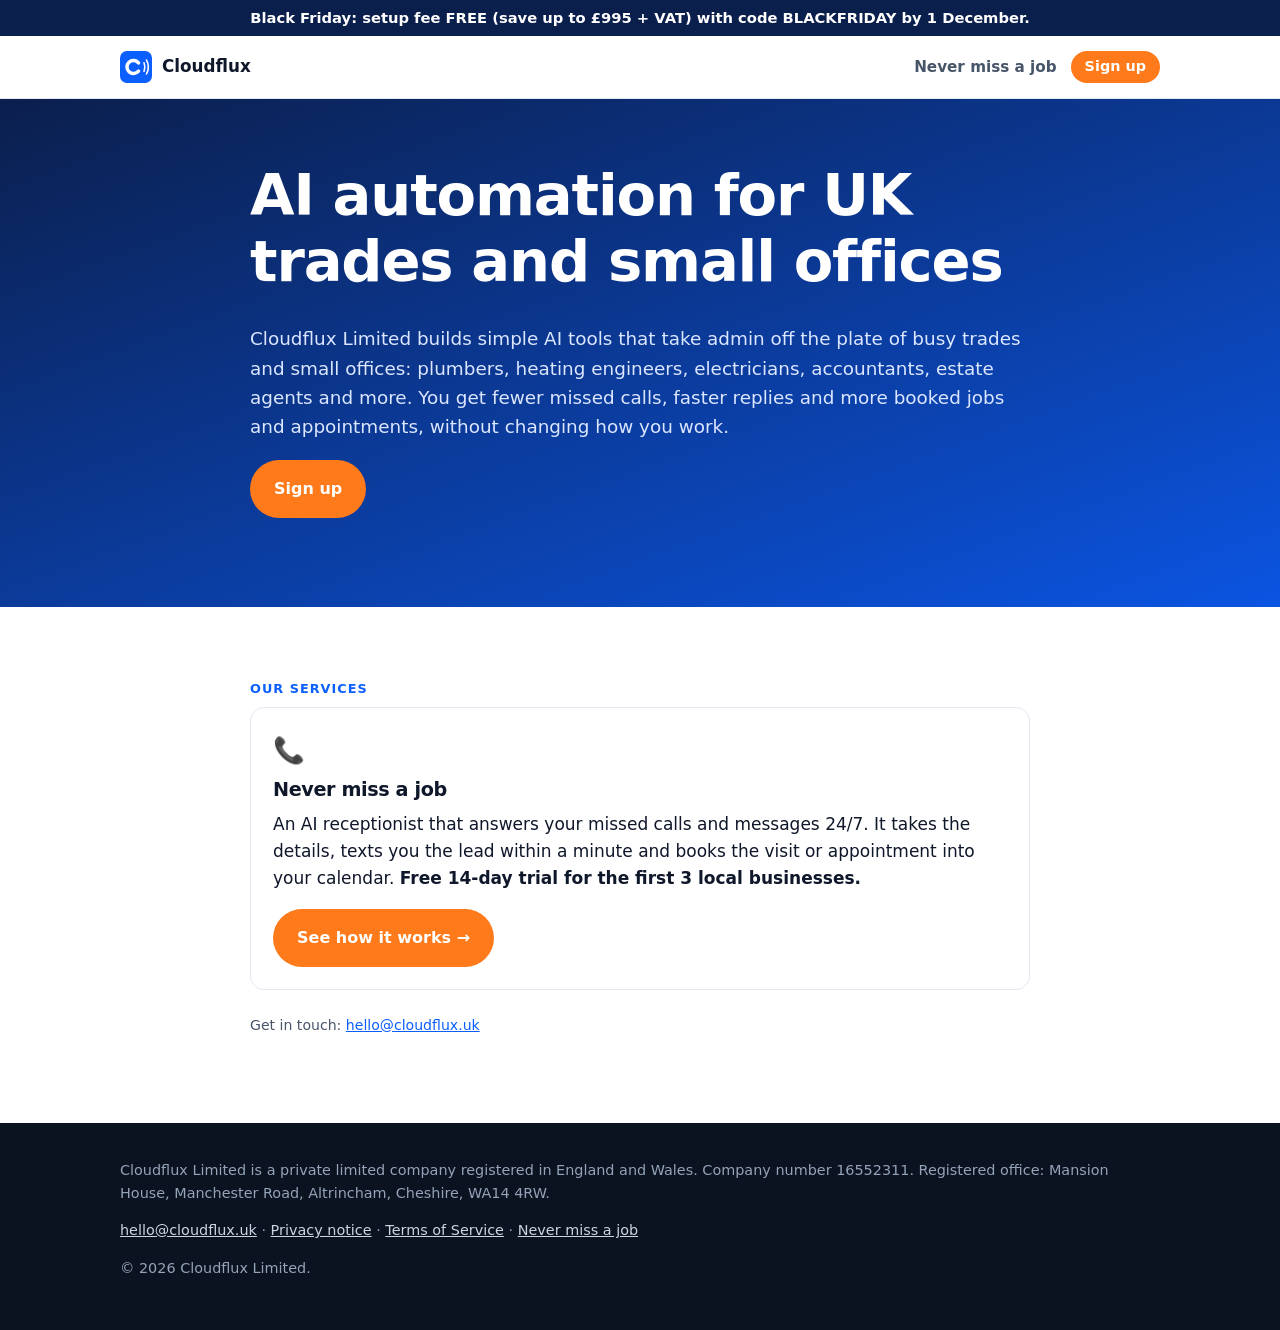
<file: index.html>
<!doctype html>
<html lang="en-GB">
<head>
<meta charset="utf-8"><meta name="viewport" content="width=device-width,initial-scale=1">
<title>Cloudflux Limited — AI automation for UK trades and small offices</title>
<meta name="description" content="Cloudflux Limited builds AI automation for UK trades and small offices, starting with an AI receptionist that answers missed calls and books jobs and appointments.">
<meta property="og:title" content="Cloudflux Limited — AI automation for UK trades and small offices">
<meta property="og:description" content="Cloudflux Limited builds AI automation for UK trades and small offices, starting with an AI receptionist that answers missed calls and books jobs and appointments.">
<meta property="og:url" content="https://cloudflux.uk/">
<meta property="og:image" content="https://cloudflux.uk/assets/og-card.png">
<meta name="twitter:card" content="summary_large_image">
<link rel="icon" type="image/svg+xml" href="/assets/icon.svg">
<link rel="apple-touch-icon" href="/assets/apple-touch-icon.png">
<link rel="stylesheet" href="/styles.css">
</head>
<body>
<!-- TODO: confirm hello@cloudflux.uk and privacy@cloudflux.uk mailboxes exist -->
<!-- Black Friday banner: delete this element after 1 Dec 2026 -->
<a class="bf-banner" href="/never-miss-a-job/signup/?promo=BLACKFRIDAY">Black Friday: setup fee FREE (save up to £995 + VAT) with code BLACKFRIDAY by 1 December.</a>
<header class="top"><div class="wrap"><a class="logo" href="/"><img src="/assets/icon.svg" alt="" width="32" height="32">Cloudflux</a><nav><a class="hide-sm" href="/never-miss-a-job/">Never miss a job</a><a class="nav-cta" href="/never-miss-a-job/signup/?promo=BLACKFRIDAY">Sign up</a></nav></div></header>
<main>
<section class="hero"><div class="wrap" style="max-width:820px">
  <h1>AI automation for UK trades and small offices</h1>
  <p class="lead">Cloudflux Limited builds simple AI tools that take admin off the plate of busy trades and small offices: plumbers, heating engineers, electricians, accountants, estate agents and more. You get fewer missed calls, faster replies and more booked jobs and appointments, without changing how you work.</p>
  <p><a class="btn btn-primary" href="/never-miss-a-job/signup/?promo=BLACKFRIDAY">Sign up</a></p>
</div></section>
<section><div class="wrap" style="max-width:820px">
  <p class="kicker">Our services</p>
  <a class="card" href="/never-miss-a-job/" style="display:block;text-decoration:none;color:inherit">
    <div class="ic">📞</div>
    <h3>Never miss a job</h3>
    <p>An AI receptionist that answers your missed calls and messages 24/7. It takes the details, texts you the lead within a minute and books the visit or appointment into your calendar. <strong>Free 14-day trial for the first 3 local businesses.</strong></p>
    <span class="btn btn-primary">See how it works →</span>
  </a>
  <p class="small" style="margin-top:24px">Get in touch: <a href="mailto:hello@cloudflux.uk">hello@cloudflux.uk</a></p>
</div></section>
</main>
<footer><div class="wrap">
  <p>Cloudflux Limited is a private limited company registered in England and Wales. Company number 16552311. Registered office: Mansion House, Manchester Road, Altrincham, Cheshire, WA14 4RW.</p>
  <p><a href="mailto:hello@cloudflux.uk">hello@cloudflux.uk</a> · <a href="/privacy.html">Privacy notice</a> · <a href="/terms.html">Terms of Service</a> · <a href="/never-miss-a-job/">Never miss a job</a></p>
  <p>© 2026 Cloudflux Limited.</p>
</div></footer>
</body></html>
</file>
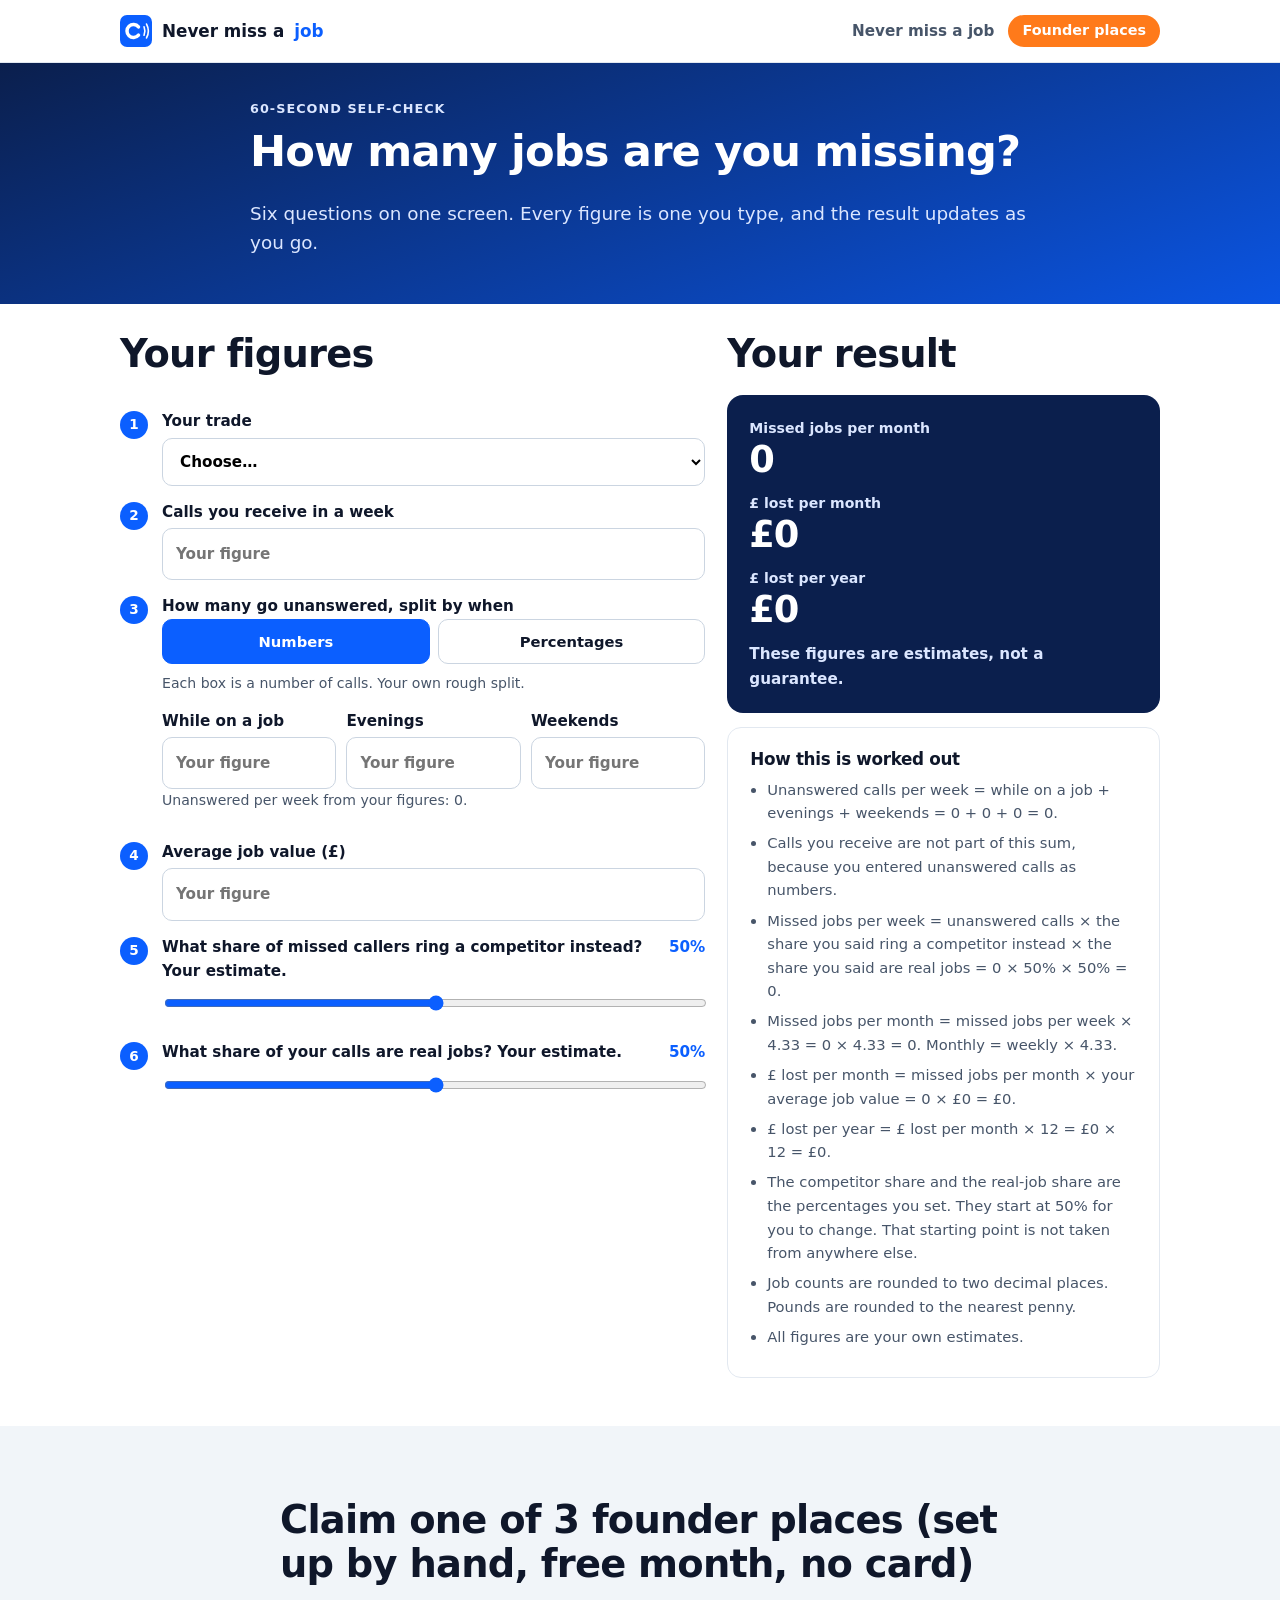
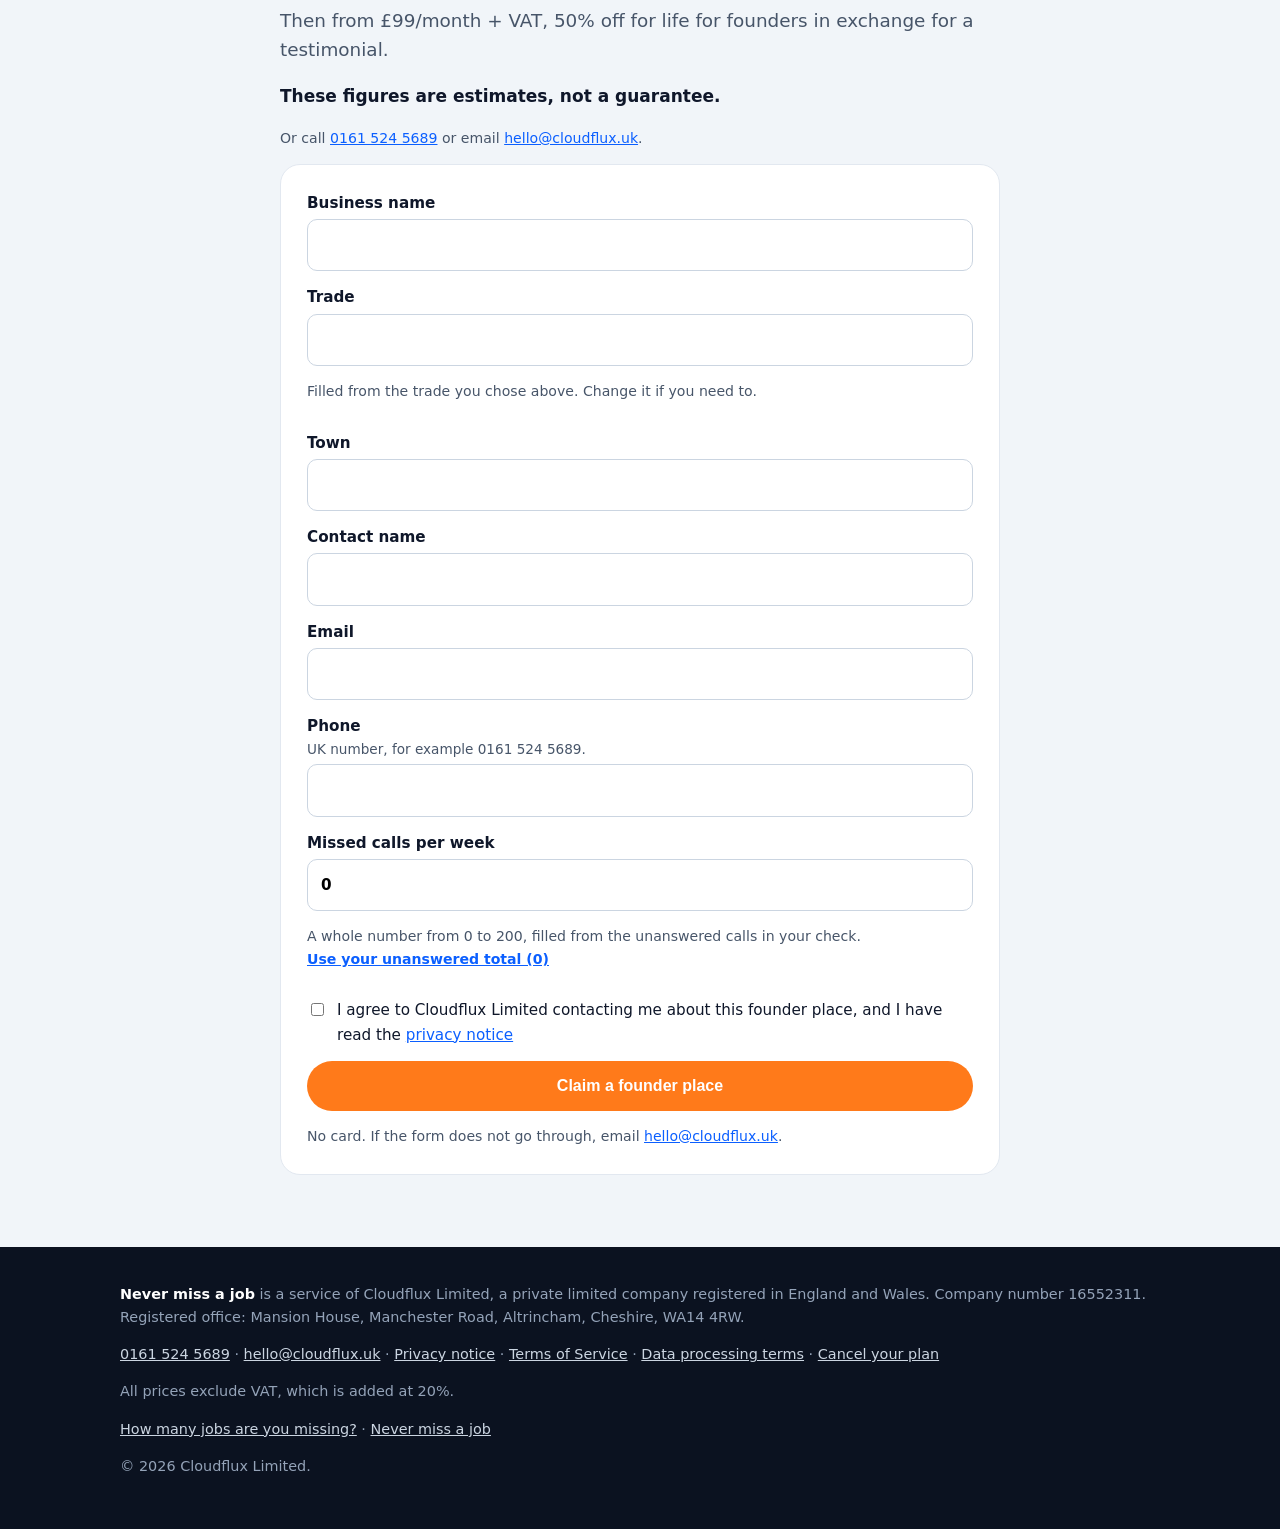
<file: missed-jobs-check/index.html>
<!doctype html>
<html lang="en-GB">
<head>
<meta charset="utf-8">
<meta name="viewport" content="width=device-width,initial-scale=1">
<title>How many jobs are you missing? | Cloudflux</title>
<meta name="description" content="See missed jobs and pounds from your own calls, unanswered calls and job value. Your figures only. Then claim one of 3 founder places.">
<meta property="og:title" content="How many jobs are you missing? | Cloudflux">
<meta property="og:description" content="See missed jobs and pounds from your own calls, unanswered calls and job value. Your figures only. Then claim one of 3 founder places.">
<meta property="og:url" content="https://cloudflux.uk/missed-jobs-check/">
<meta property="og:image" content="https://cloudflux.uk/assets/og-card.png">
<meta name="twitter:card" content="summary_large_image">
<link rel="icon" type="image/svg+xml" href="/assets/icon.svg">
<link rel="apple-touch-icon" href="/assets/apple-touch-icon.png">
<link rel="stylesheet" href="/styles.css">
</head>
<body class="check-page">
<header class="top"><div class="wrap">
  <a class="logo" href="/never-miss-a-job/"><img src="/assets/icon.svg" alt="" width="32" height="32">Never miss a <span>job</span></a>
  <nav><a class="hide-sm" href="/never-miss-a-job/">Never miss a job</a><a class="nav-cta" href="#founder">Founder places</a></nav>
</div></header>

<main>
<section class="hero hero-tight"><div class="wrap" style="max-width:820px">
  <p class="kicker" style="color:#dbe6ff">60-second self-check</p>
  <h1>How many jobs are you missing?</h1>
  <p class="lead">Six questions on one screen. Every figure is one you type, and the result updates as you go.</p>
</div></section>

<section class="section-tight" id="check"><div class="wrap">
  <div class="check-layout">
    <form id="self-check" autocomplete="off" aria-label="Your missed-jobs figures">
      <h2>Your figures</h2>

      <div class="q">
        <span class="qn" aria-hidden="true">1</span>
        <div>
          <label for="trade">Your trade
            <select id="trade">
              <option value="">Choose…</option>
              <option value="Plumber">Plumber</option>
              <option value="Electrician">Electrician</option>
              <option value="Heating engineer">Heating engineer</option>
              <option value="Builder">Builder</option>
              <option value="Roofer">Roofer</option>
              <option value="other">Other</option>
            </select>
          </label>
          <label id="trade-other-label" for="trade-other" hidden>Your trade, in your words
            <input id="trade-other" maxlength="80" autocomplete="organization-title">
          </label>
        </div>
      </div>

      <div class="q">
        <span class="qn" aria-hidden="true">2</span>
        <label for="calls-week">Calls you receive in a week
          <input id="calls-week" type="number" inputmode="numeric" min="0" step="1" placeholder="Your figure">
        </label>
      </div>

      <div class="q">
        <span class="qn" aria-hidden="true">3</span>
        <div>
          <fieldset class="seg-set">
            <legend>How many go unanswered, split by when</legend>
            <div class="seg" role="radiogroup" aria-label="Enter unanswered calls as numbers or percentages">
              <label><input type="radio" name="unanswered_mode" id="mode-count" value="count" checked><span>Numbers</span></label>
              <label><input type="radio" name="unanswered_mode" id="mode-percent" value="percent"><span>Percentages</span></label>
            </div>
          </fieldset>
          <p class="small" id="split-hint">Each box is a number of calls. Your own rough split.</p>
          <div class="split3">
            <label for="on-job">While on a job
              <input id="on-job" type="number" inputmode="decimal" min="0" step="1" placeholder="Your figure">
            </label>
            <label for="evenings">Evenings
              <input id="evenings" type="number" inputmode="decimal" min="0" step="1" placeholder="Your figure">
            </label>
            <label for="weekends">Weekends
              <input id="weekends" type="number" inputmode="decimal" min="0" step="1" placeholder="Your figure">
            </label>
          </div>
          <p class="small" id="unanswered-live">Unanswered per week from your figures: 0.</p>
        </div>
      </div>

      <div class="q">
        <span class="qn" aria-hidden="true">4</span>
        <label for="job-value">Average job value (£)
          <input id="job-value" type="number" inputmode="decimal" min="0" step="1" placeholder="Your figure">
        </label>
      </div>

      <div class="q">
        <span class="qn" aria-hidden="true">5</span>
        <label for="competitor"><span class="q-line"><span>What share of missed callers ring a competitor instead? Your estimate.</span> <span class="pct-out" id="competitor-out">50%</span></span>
          <input id="competitor" type="range" min="0" max="100" step="1" value="50">
        </label>
      </div>

      <div class="q">
        <span class="qn" aria-hidden="true">6</span>
        <label for="real-jobs"><span class="q-line"><span>What share of your calls are real jobs? Your estimate.</span> <span class="pct-out" id="real-out">50%</span></span>
          <input id="real-jobs" type="range" min="0" max="100" step="1" value="50">
        </label>
      </div>
    </form>

    <div class="check-result">
      <h2>Your result</h2>
      <div class="calc-out" id="result">
        <div class="stat-row" aria-live="polite">
          <p class="stat"><span class="lbl">Missed jobs per month</span><span class="num" id="jobs-month">0</span></p>
          <p class="stat"><span class="lbl">£ lost per month</span><span class="num" id="lost-month">£0</span></p>
          <p class="stat"><span class="lbl">£ lost per year</span><span class="num" id="lost-year">£0</span></p>
        </div>
        <p class="muted guarantee">These figures are estimates, not a guarantee.</p>
      </div>
      <div class="card formula-card">
        <h3>How this is worked out</h3>
        <ul class="assumptions" id="assumptions"></ul>
      </div>
    </div>
  </div>
  <noscript><p class="note">Turn on JavaScript to see the figures update as you type. Or email <a href="mailto:hello@cloudflux.uk">hello@cloudflux.uk</a>.</p></noscript>
</div></section>

<section class="alt" id="founder"><div class="wrap" style="max-width:760px">
  <h2>Claim one of 3 founder places (set up by hand, free month, no card)</h2>
  <p class="lead">Then from £99/month + VAT, 50% off for life for founders in exchange for a testimonial.</p>
  <p><strong>These figures are estimates, not a guarantee.</strong></p>
  <p class="small">Or call <a href="tel:+441615245689">0161 524 5689</a> or email <a href="mailto:hello@cloudflux.uk">hello@cloudflux.uk</a>.</p>

  <div id="status" role="status" aria-live="polite"></div>
  <form id="founder-form" class="formbox" action="https://cloudflux-onboarding.cloudflux-uk.workers.dev/founder" method="post" novalidate aria-label="Founder place application">
    <label>Business name
      <input name="business_name" autocomplete="organization" minlength="2" maxlength="80" required>
    </label>
    <label>Trade
      <input name="trade" id="founder-trade" minlength="2" maxlength="80" required>
    </label>
    <p class="small">Filled from the trade you chose above. Change it if you need to.</p>
    <label>Town
      <input name="town" autocomplete="address-level2" minlength="2" maxlength="80" required>
    </label>
    <label>Contact name
      <input name="contact_name" autocomplete="name" minlength="2" maxlength="60" required>
    </label>
    <label>Email
      <input name="email" type="email" autocomplete="email" maxlength="120" required>
    </label>
    <label>Phone <span class="hint">UK number, for example 0161 524 5689.</span>
      <input name="phone" type="tel" inputmode="tel" autocomplete="tel" maxlength="20" required>
    </label>
    <input type="hidden" name="plan" value="starter">
    <label>Missed calls per week
      <input name="missed_calls_per_week" id="missed-calls-per-week" type="number" inputmode="numeric" min="0" max="200" step="1" value="0" required>
    </label>
    <p class="small">A whole number from 0 to 200, filled from the unanswered calls in your check. <button type="button" class="text-btn" id="use-unanswered">Use your unanswered total (0)</button></p>
    <div class="hp" aria-hidden="true"><label>Website<input name="website" tabindex="-1" autocomplete="off"></label></div>
    <label class="check"><input type="checkbox" name="consent"> <span>I agree to Cloudflux Limited contacting me about this founder place, and I have read the <a href="/privacy.html">privacy notice</a></span></label>
    <button class="btn btn-primary" type="submit" id="submit-btn">Claim a founder place</button>
    <p class="small" style="margin:0">No card. If the form does not go through, email <a href="mailto:hello@cloudflux.uk">hello@cloudflux.uk</a>.</p>
  </form>
</div></section>
</main>

<footer><div class="wrap">
  <p><strong style="color:#fff">Never miss a job</strong> is a service of Cloudflux Limited, a private limited company registered in England and Wales. Company number 16552311. Registered office: Mansion House, Manchester Road, Altrincham, Cheshire, WA14 4RW.</p>
  <p><a href="tel:+441615245689">0161 524 5689</a> · <a href="mailto:hello@cloudflux.uk">hello@cloudflux.uk</a> · <a href="/privacy.html">Privacy notice</a> · <a href="/terms.html">Terms of Service</a> · <a href="/dpa.html">Data processing terms</a> · <a href="https://cloudflux-onboarding.cloudflux-uk.workers.dev/cancel">Cancel your plan</a></p>
  <p>All prices exclude VAT, which is added at 20%.</p>
  <p><a href="/missed-jobs-check/">How many jobs are you missing?</a> · <a href="/never-miss-a-job/">Never miss a job</a></p>
  <p>© 2026 Cloudflux Limited.</p>
</div></footer>
<div class="result-dock" aria-hidden="true">
  <div><span id="dock-jobs">0</span><small>jobs / month</small></div>
  <div><span id="dock-month">£0</span><small>lost / month</small></div>
  <div><span id="dock-year">£0</span><small>lost / year</small></div>
</div>
<script src="/assets/site.js"></script>
<script src="/assets/missed-jobs-check.js"></script>
</body>
</html>
</file>
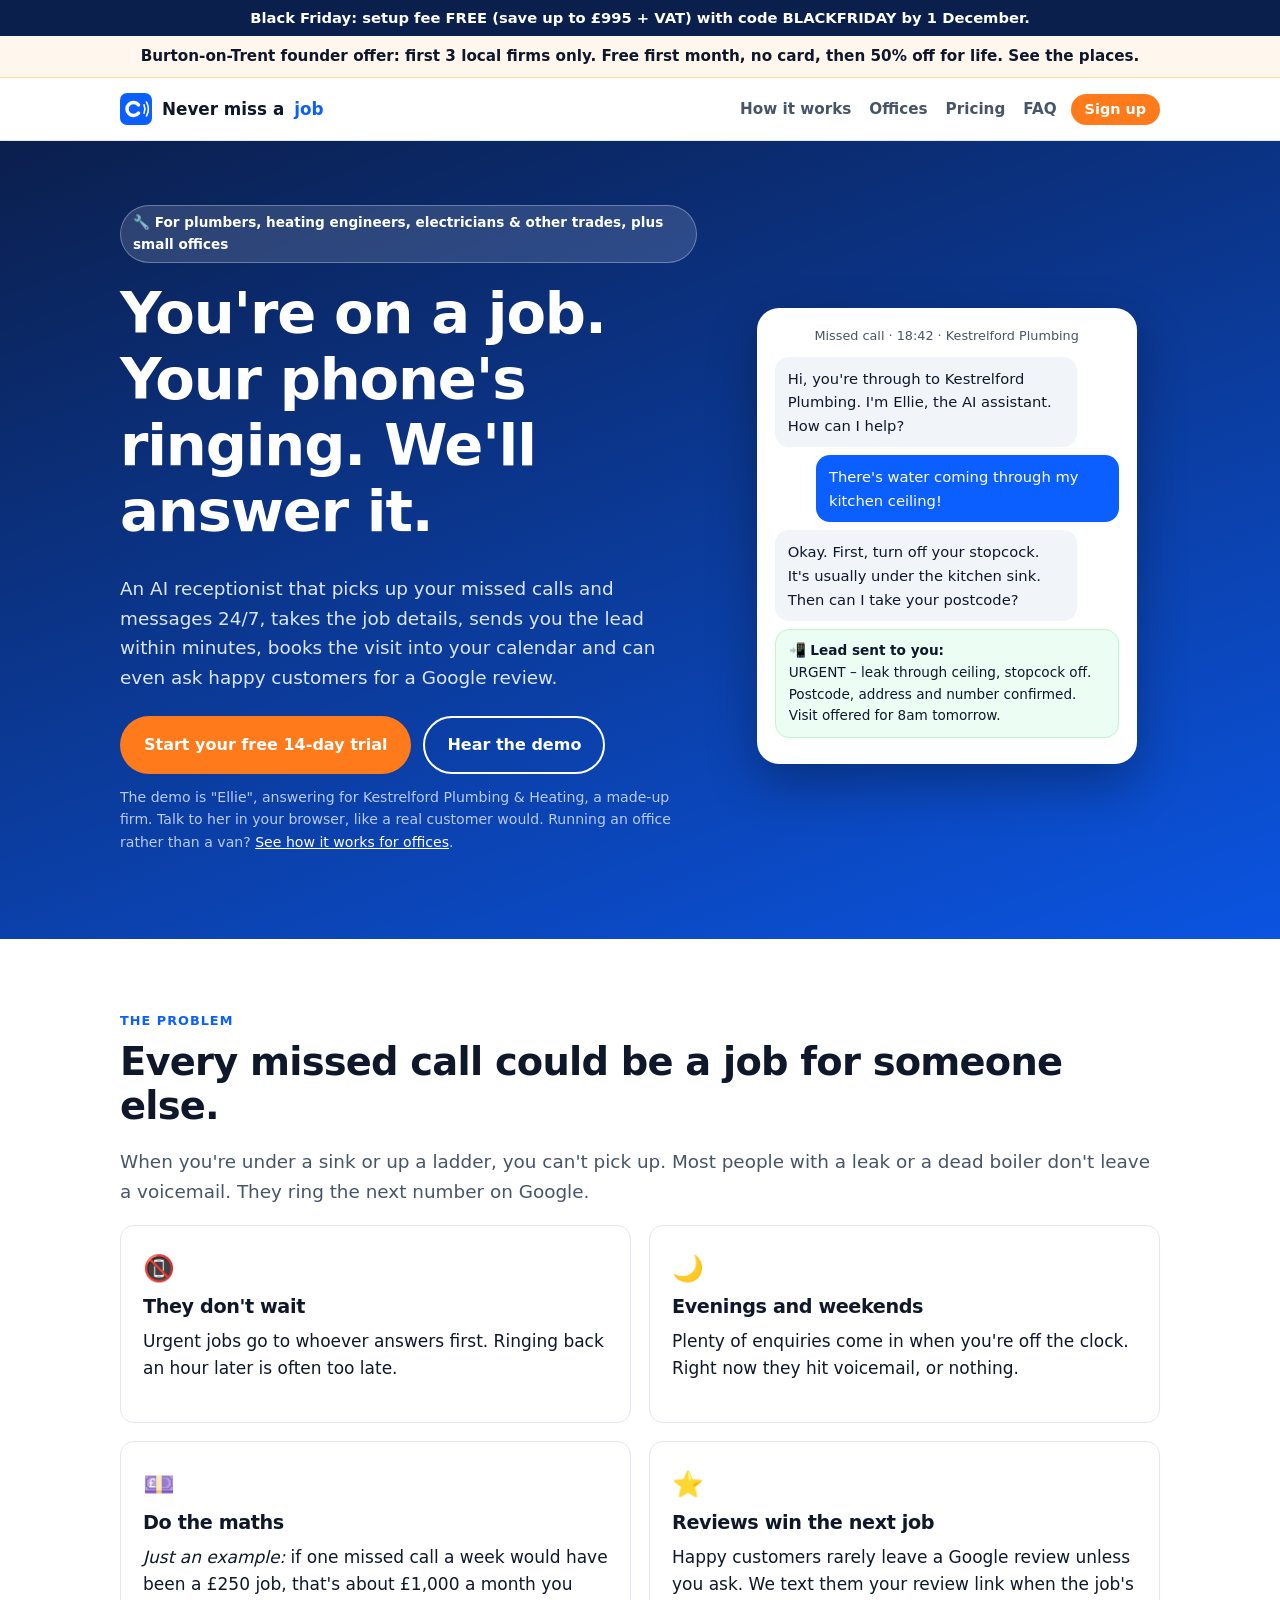
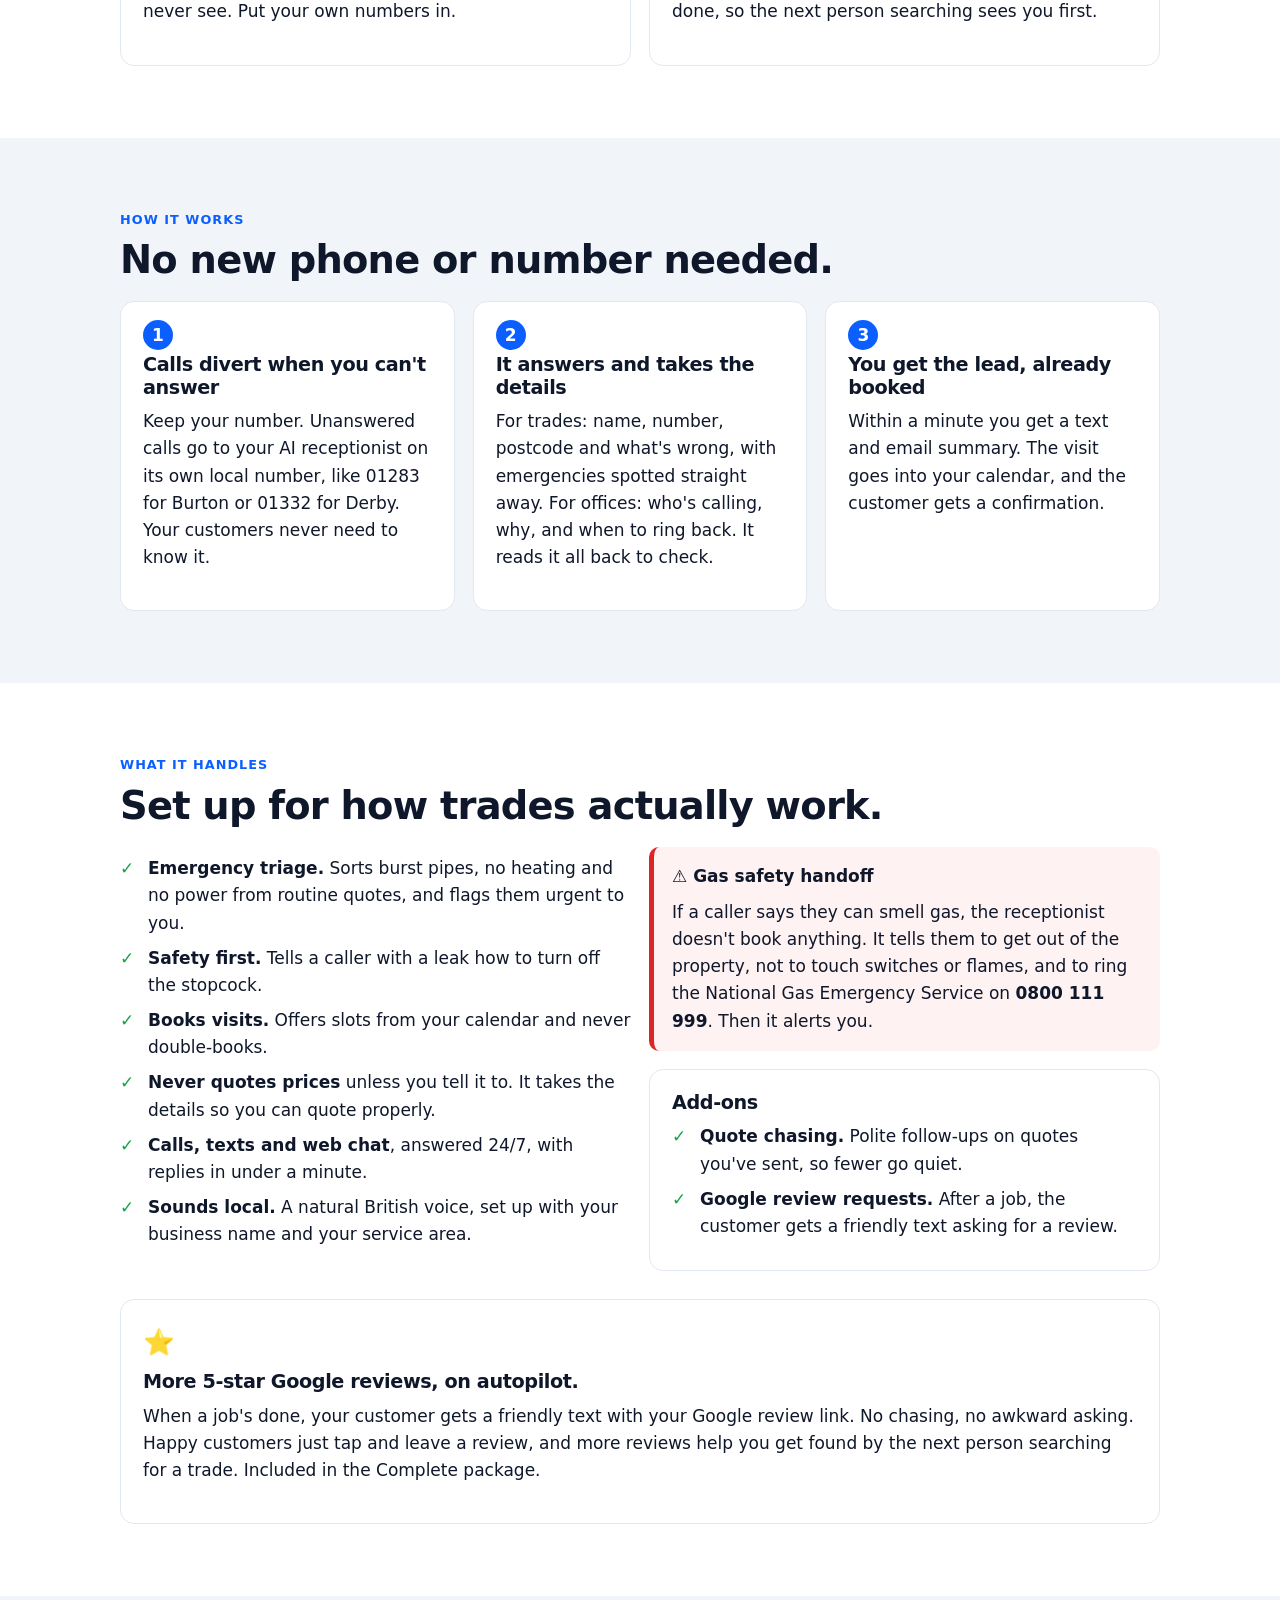
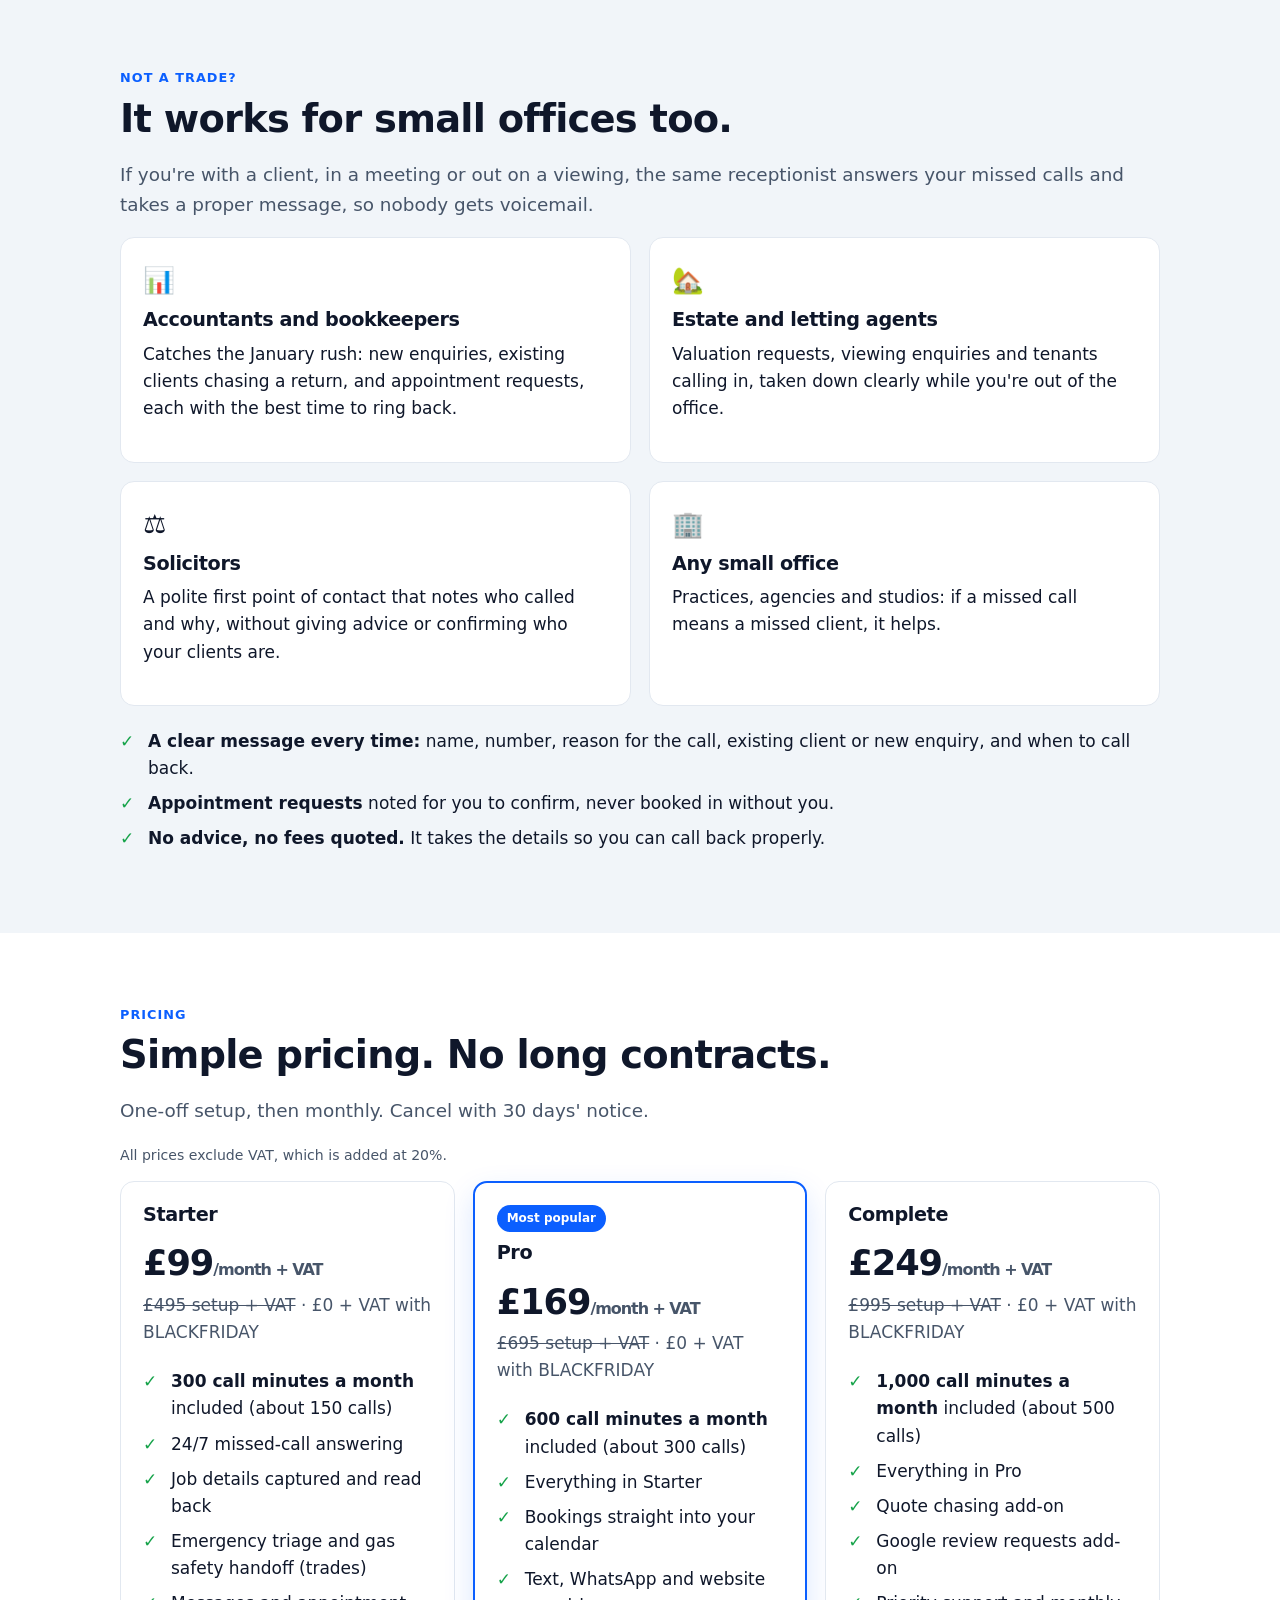
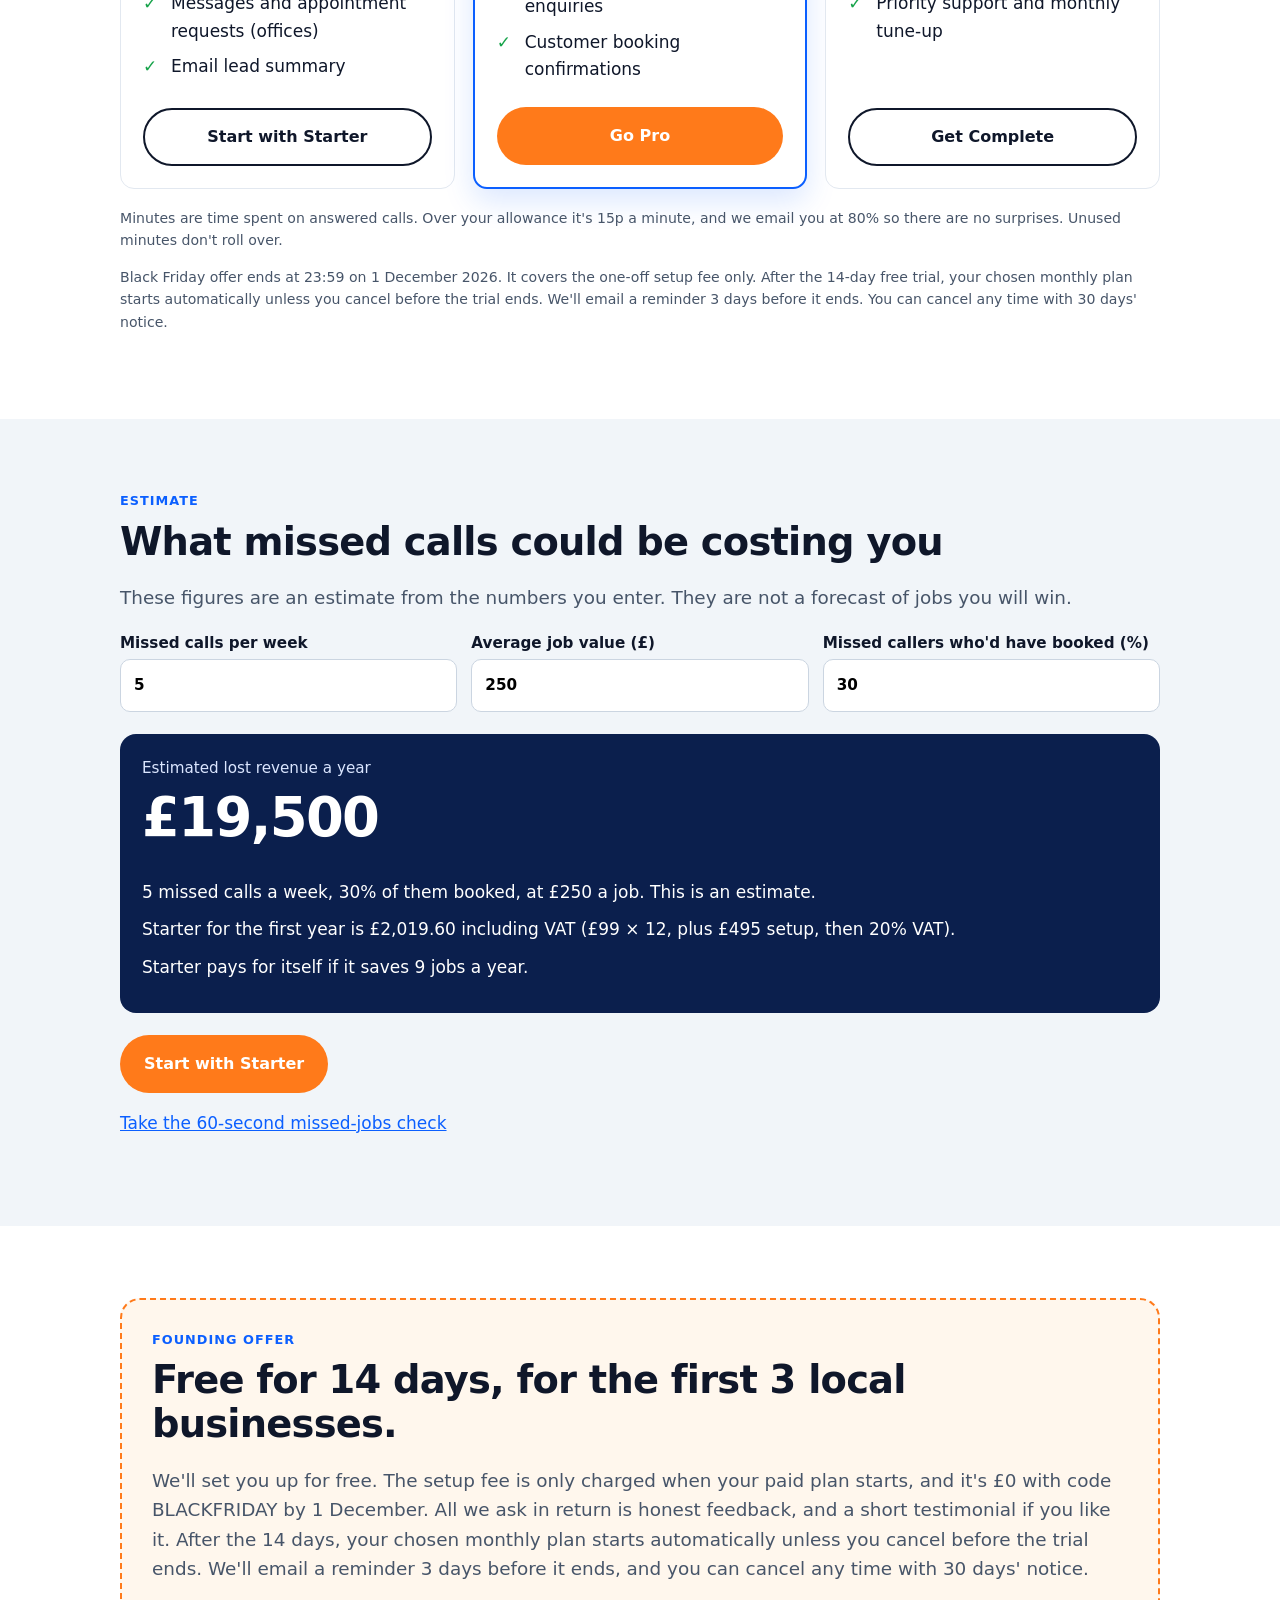
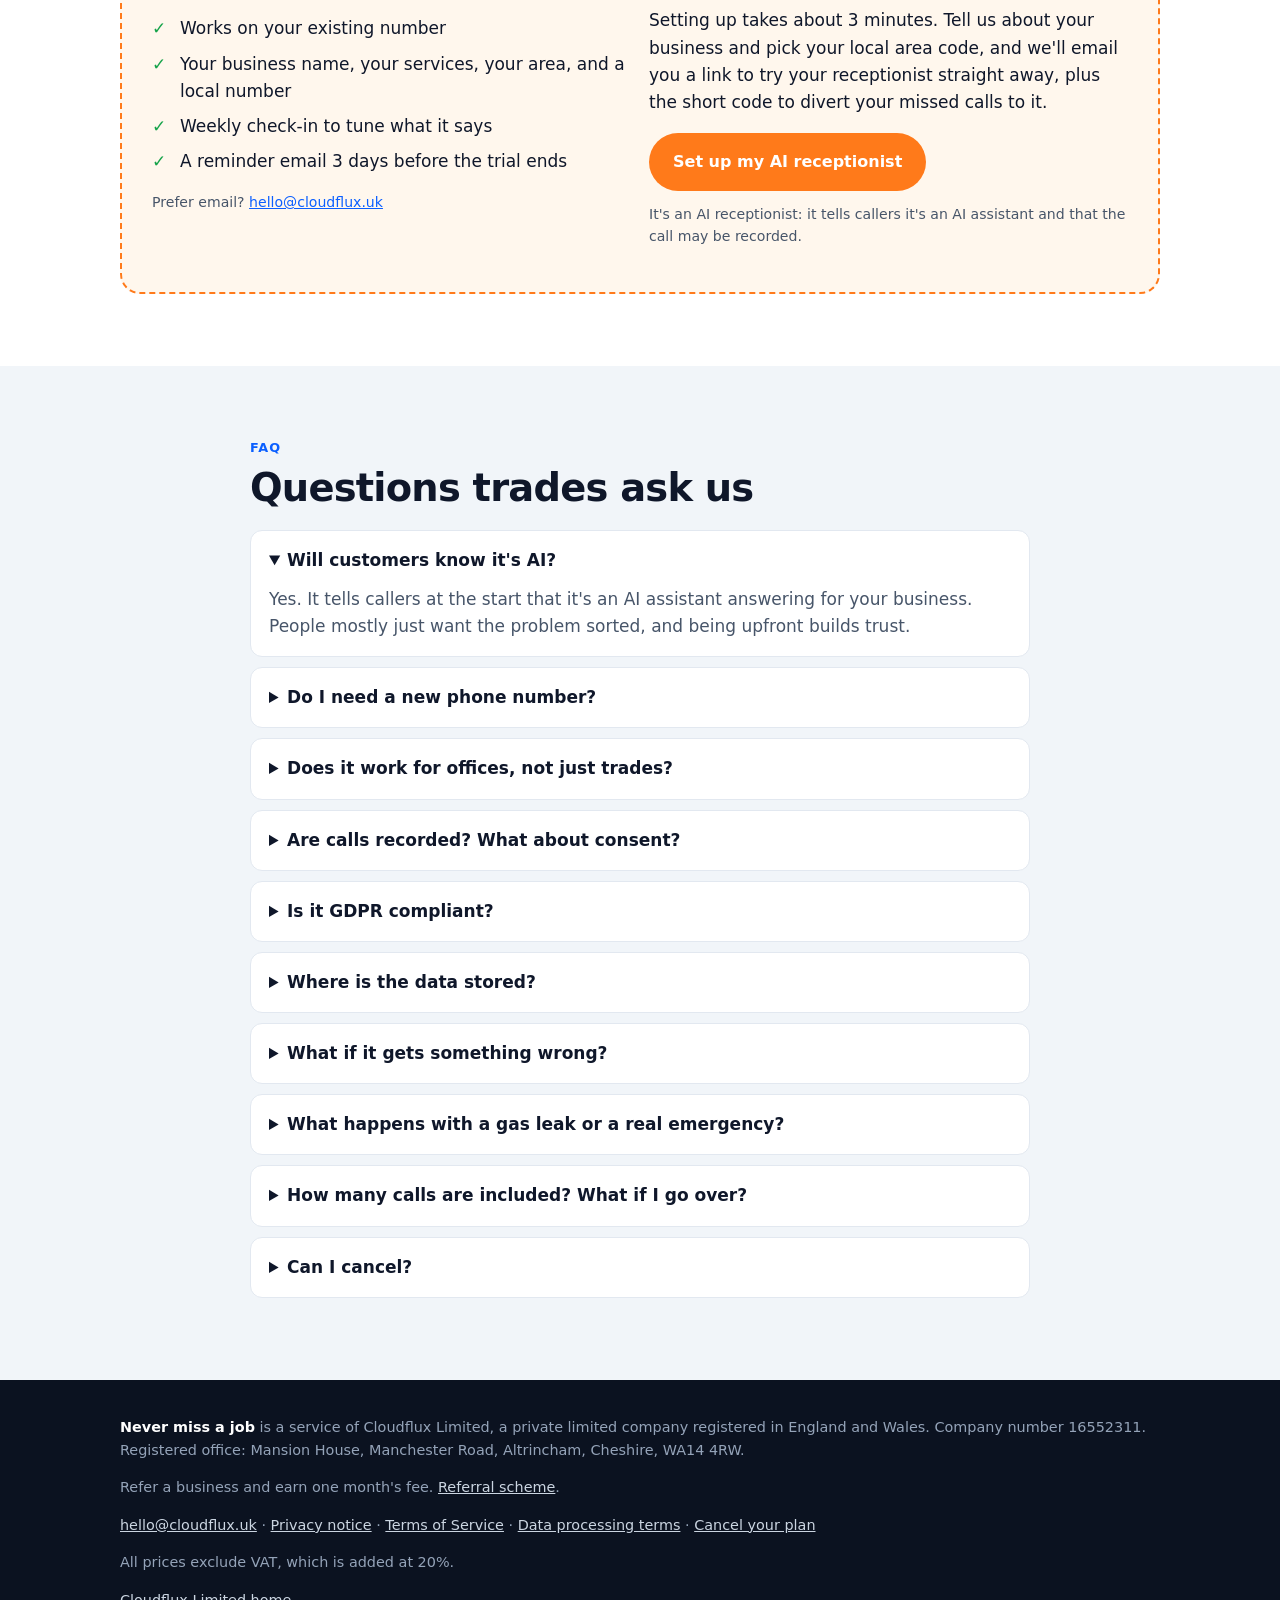
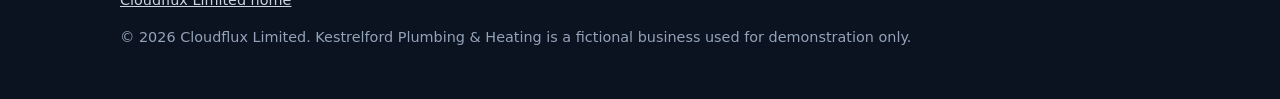
<file: never-miss-a-job/index.html>
<!doctype html>
<html lang="en-GB">
<head>
<meta charset="utf-8">
<meta name="viewport" content="width=device-width,initial-scale=1">
<title>Never miss a job – AI receptionist for UK trades and small offices | Cloudflux</title>
<meta name="description" content="An AI receptionist that answers your missed calls 24/7, takes the details and sends you a summary in minutes. Built for UK plumbers, heating engineers, electricians and other trades, and for small offices like accountants, estate agents and solicitors.">
<meta property="og:title" content="Never miss a job – AI receptionist for UK trades and small offices | Cloudflux">
<meta property="og:description" content="An AI receptionist that answers your missed calls 24/7, takes the details and sends you a summary in minutes. Built for UK plumbers, heating engineers, electricians and other trades, and for small offices like accountants, estate agents and solicitors.">
<meta property="og:url" content="https://cloudflux.uk/never-miss-a-job/">
<meta property="og:image" content="https://cloudflux.uk/assets/og-card.png">
<meta name="twitter:card" content="summary_large_image">
<link rel="icon" type="image/svg+xml" href="/assets/icon.svg">
<link rel="apple-touch-icon" href="/assets/apple-touch-icon.png">
<link rel="stylesheet" href="/styles.css">
</head>
<body>
<!-- Black Friday banner: delete this element after 1 Dec 2026 -->
<a class="bf-banner" href="/never-miss-a-job/signup/?promo=BLACKFRIDAY">Black Friday: setup fee FREE (save up to £995 + VAT) with code BLACKFRIDAY by 1 December.</a>
<a class="founder-banner" href="/never-miss-a-job/founders/">Burton-on-Trent founder offer: first 3 local firms only. Free first month, no card, then 50% off for life. See the places.</a>
<header class="top"><div class="wrap">
  <a class="logo" href="/never-miss-a-job/"><img src="/assets/icon.svg" alt="" width="32" height="32">Never miss a <span>job</span></a>
  <nav><a class="hide-sm" href="#how">How it works</a><a class="hide-sm" href="#offices">Offices</a><a class="hide-sm" href="#pricing">Pricing</a><a class="hide-sm" href="#faq">FAQ</a><a class="nav-cta" href="/never-miss-a-job/signup/?promo=BLACKFRIDAY">Sign up</a></nav>
</div></header>

<main>
<section class="hero"><div class="wrap hero-grid">
  <div>
    <span class="badge">🔧 For plumbers, heating engineers, electricians &amp; other trades, plus small offices</span>
    <h1>You're on a job. Your phone's ringing. We'll answer it.</h1>
    <p class="lead">An AI receptionist that picks up your missed calls and messages 24/7, takes the job details, sends you the lead within minutes, books the visit into your calendar and can even ask happy customers for a Google review.</p>
    <div class="cta-row">
      <a class="btn btn-primary" href="/never-miss-a-job/signup/?promo=BLACKFRIDAY">Start your free 14-day trial</a>
      <a class="btn btn-ghost" href="https://elevenlabs.io/app/talk-to?agent_id=agent_6501m6dwqyj9fc49m3cefkv4vbfg" target="_blank" rel="noopener">Hear the demo</a>
    </div>
    <p class="small">The demo is "Ellie", answering for Kestrelford Plumbing &amp; Heating, a made-up firm. Talk to her in your browser, like a real customer would. Running an office rather than a van? <a href="#offices" style="color:#fff">See how it works for offices</a>.</p>
  </div>
  <div class="phone" aria-label="Example conversation">
    <div class="hd">Missed call · 18:42 · Kestrelford Plumbing</div>
    <div class="msg ai">Hi, you're through to Kestrelford Plumbing. I'm Ellie, the AI assistant. How can I help?</div>
    <div class="msg me">There's water coming through my kitchen ceiling!</div>
    <div class="msg ai">Okay. First, turn off your stopcock. It's usually under the kitchen sink. Then can I take your postcode?</div>
    <div class="msg sum"><strong>📲 Lead sent to you:</strong><br>URGENT – leak through ceiling, stopcock off. Postcode, address and number confirmed. Visit offered for 8am tomorrow.</div>
  </div>
</div></section>

<section id="cost"><div class="wrap">
  <p class="kicker">The problem</p>
  <h2>Every missed call could be a job for someone else.</h2>
  <p class="lead">When you're under a sink or up a ladder, you can't pick up. Most people with a leak or a dead boiler don't leave a voicemail. They ring the next number on Google.</p>
  <div class="grid g2">
    <div class="card"><div class="ic">📵</div><h3>They don't wait</h3><p>Urgent jobs go to whoever answers first. Ringing back an hour later is often too late.</p></div>
    <div class="card"><div class="ic">🌙</div><h3>Evenings and weekends</h3><p>Plenty of enquiries come in when you're off the clock. Right now they hit voicemail, or nothing.</p></div>
    <div class="card"><div class="ic">💷</div><h3>Do the maths</h3><p><em>Just an example:</em> if one missed call a week would have been a £250 job, that's about £1,000 a month you never see. Put your own numbers in.</p></div>
    <div class="card"><div class="ic">⭐</div><h3>Reviews win the next job</h3><p>Happy customers rarely leave a Google review unless you ask. We text them your review link when the job's done, so the next person searching sees you first.</p></div>
  </div>
</div></section>

<section id="how" class="alt"><div class="wrap">
  <p class="kicker">How it works</p>
  <h2>No new phone or number needed.</h2>
  <div class="grid g3">
    <div class="card step"><span class="n">1</span><h3>Calls divert when you can't answer</h3><p>Keep your number. Unanswered calls go to your AI receptionist on its own local number, like 01283 for Burton or 01332 for Derby. Your customers never need to know it.</p></div>
    <div class="card step"><span class="n">2</span><h3>It answers and takes the details</h3><p>For trades: name, number, postcode and what's wrong, with emergencies spotted straight away. For offices: who's calling, why, and when to ring back. It reads it all back to check.</p></div>
    <div class="card step"><span class="n">3</span><h3>You get the lead, already booked</h3><p>Within a minute you get a text and email summary. The visit goes into your calendar, and the customer gets a confirmation.</p></div>
  </div>
</div></section>

<section id="handles"><div class="wrap">
  <p class="kicker">What it handles</p>
  <h2>Set up for how trades actually work.</h2>
  <div class="grid g2">
    <div>
      <ul class="ticks">
        <li><strong>Emergency triage.</strong> Sorts burst pipes, no heating and no power from routine quotes, and flags them urgent to you.</li>
        <li><strong>Safety first.</strong> Tells a caller with a leak how to turn off the stopcock.</li>
        <li><strong>Books visits.</strong> Offers slots from your calendar and never double-books.</li>
        <li><strong>Never quotes prices</strong> unless you tell it to. It takes the details so you can quote properly.</li>
        <li><strong>Calls, texts and web chat</strong>, answered 24/7, with replies in under a minute.</li>
        <li><strong>Sounds local.</strong> A natural British voice, set up with your business name and your service area.</li>
      </ul>
    </div>
    <div>
      <div class="alert"><strong>⚠️ Gas safety handoff</strong><p style="margin:.5em 0 0">If a caller says they can smell gas, the receptionist doesn't book anything. It tells them to get out of the property, not to touch switches or flames, and to ring the National Gas Emergency Service on <strong>0800 111 999</strong>. Then it alerts you.</p></div>
      <div class="card" style="margin-top:18px"><h3>Add-ons</h3>
        <ul class="ticks">
          <li><strong>Quote chasing.</strong> Polite follow-ups on quotes you've sent, so fewer go quiet.</li>
          <li><strong>Google review requests.</strong> After a job, the customer gets a friendly text asking for a review.</li>
        </ul>
      </div>
    </div>
  </div>
  <div class="card" id="reviews" style="margin-top:28px"><div class="ic">⭐</div><h3>More 5-star Google reviews, on autopilot.</h3><p>When a job's done, your customer gets a friendly text with your Google review link. No chasing, no awkward asking. Happy customers just tap and leave a review, and more reviews help you get found by the next person searching for a trade. Included in the Complete package.</p></div>
</div></section>

<section id="offices" class="alt"><div class="wrap">
  <p class="kicker">Not a trade?</p>
  <h2>It works for small offices too.</h2>
  <p class="lead">If you're with a client, in a meeting or out on a viewing, the same receptionist answers your missed calls and takes a proper message, so nobody gets voicemail.</p>
  <div class="grid g2">
    <div class="card"><div class="ic">📊</div><h3>Accountants and bookkeepers</h3><p>Catches the January rush: new enquiries, existing clients chasing a return, and appointment requests, each with the best time to ring back.</p></div>
    <div class="card"><div class="ic">🏡</div><h3>Estate and letting agents</h3><p>Valuation requests, viewing enquiries and tenants calling in, taken down clearly while you're out of the office.</p></div>
    <div class="card"><div class="ic">⚖️</div><h3>Solicitors</h3><p>A polite first point of contact that notes who called and why, without giving advice or confirming who your clients are.</p></div>
    <div class="card"><div class="ic">🏢</div><h3>Any small office</h3><p>Practices, agencies and studios: if a missed call means a missed client, it helps.</p></div>
  </div>
  <ul class="ticks" style="margin-top:22px">
    <li><strong>A clear message every time:</strong> name, number, reason for the call, existing client or new enquiry, and when to call back.</li>
    <li><strong>Appointment requests</strong> noted for you to confirm, never booked in without you.</li>
    <li><strong>No advice, no fees quoted.</strong> It takes the details so you can call back properly.</li>
  </ul>
</div></section>

<section id="pricing"><div class="wrap">
  <p class="kicker">Pricing</p>
  <h2>Simple pricing. No long contracts.</h2>
  <p class="lead">One-off setup, then monthly. Cancel with 30 days' notice.</p>
  <p class="small">All prices exclude VAT, which is added at 20%.</p>
  <div class="grid g3">
    <div class="card price"><h3>Starter</h3><div class="amt">£99<small>/month + VAT</small></div><div class="setup"><s>£495 setup + VAT</s> · £0 + VAT with BLACKFRIDAY</div>
      <ul class="ticks"><li><strong>300 call minutes a month</strong> included (about 150 calls)</li><li>24/7 missed-call answering</li><li>Job details captured and read back</li><li>Emergency triage and gas safety handoff (trades)</li><li>Messages and appointment requests (offices)</li><li>Email lead summary</li></ul>
      <a class="btn btn-ghost" href="/never-miss-a-job/signup/?plan=starter&amp;promo=BLACKFRIDAY">Start with Starter</a></div>
    <div class="card price feat"><span class="tag">Most popular</span><h3>Pro</h3><div class="amt">£169<small>/month + VAT</small></div><div class="setup"><s>£695 setup + VAT</s> · £0 + VAT with BLACKFRIDAY</div>
      <ul class="ticks"><li><strong>600 call minutes a month</strong> included (about 300 calls)</li><li>Everything in Starter</li><li>Bookings straight into your calendar</li><li>Text, WhatsApp and website enquiries</li><li>Customer booking confirmations</li></ul>
      <a class="btn btn-primary" href="/never-miss-a-job/signup/?plan=pro&amp;promo=BLACKFRIDAY">Go Pro</a></div>
    <div class="card price"><h3>Complete</h3><div class="amt">£249<small>/month + VAT</small></div><div class="setup"><s>£995 setup + VAT</s> · £0 + VAT with BLACKFRIDAY</div>
      <ul class="ticks"><li><strong>1,000 call minutes a month</strong> included (about 500 calls)</li><li>Everything in Pro</li><li>Quote chasing add-on</li><li>Google review requests add-on</li><li>Priority support and monthly tune-up</li></ul>
      <a class="btn btn-ghost" href="/never-miss-a-job/signup/?plan=complete&amp;promo=BLACKFRIDAY">Get Complete</a></div>
  </div>
  <p class="small" style="margin-top:18px">Minutes are time spent on answered calls. Over your allowance it's 15p a minute, and we email you at 80% so there are no surprises. Unused minutes don't roll over.</p>
  <p class="small">Black Friday offer ends at 23:59 on 1 December 2026. It covers the one-off setup fee only. After the 14-day free trial, your chosen monthly plan starts automatically unless you cancel before the trial ends. We'll email a reminder 3 days before it ends. You can cancel any time with 30 days' notice.</p>
  </div></section>

<section id="calculator" class="alt" aria-labelledby="calc-heading"><div class="wrap">
  <p class="kicker">Estimate</p>
  <h2 id="calc-heading">What missed calls could be costing you</h2>
  <p class="lead">These figures are an estimate from the numbers you enter. They are not a forecast of jobs you will win.</p>
  <form id="missed-calc" class="calc">
    <div class="calc-inputs">
      <label for="missed-calls">Missed calls per week
        <input id="missed-calls" name="missed_calls" type="number" inputmode="decimal" min="0" step="1" value="5">
      </label>
      <label for="job-value">Average job value (£)
        <input id="job-value" name="job_value" type="number" inputmode="decimal" min="0" step="1" value="250">
      </label>
      <label for="book-rate">Missed callers who'd have booked (%)
        <input id="book-rate" name="book_rate" type="number" inputmode="decimal" min="0" max="100" step="1" value="30">
      </label>
    </div>
    <div class="calc-out" aria-live="polite">
      <p class="muted">Estimated lost revenue a year</p>
      <p class="calc-figure" id="lost-revenue">£19,500</p>
      <p id="lost-detail"></p>
      <p id="starter-cost"></p>
      <p id="starter-payback"></p>
      <p class="muted" id="bf-cost" hidden></p>
    </div>
    <p><a class="btn btn-primary" href="/never-miss-a-job/signup/?promo=BLACKFRIDAY">Start with Starter</a></p>
  </form>
  <p><a href="/missed-jobs-check/">Take the 60-second missed-jobs check</a></p>
</div></section>

<section id="trial"><div class="wrap">
  <div class="trial">
    <p class="kicker">Founding offer</p>
    <h2>Free for 14 days, for the first 3 local businesses.</h2>
    <p class="lead">We'll set you up for free. The setup fee is only charged when your paid plan starts, and it's £0 with code BLACKFRIDAY by 1 December. All we ask in return is honest feedback, and a short testimonial if you like it. After the 14 days, your chosen monthly plan starts automatically unless you cancel before the trial ends. We'll email a reminder 3 days before it ends, and you can cancel any time with 30 days' notice.</p>
    <div class="grid g2" style="margin-top:24px">
      <div>
        <ul class="ticks"><li>Works on your existing number</li><li>Your business name, your services, your area, and a local number</li><li>Weekly check-in to tune what it says</li><li>A reminder email 3 days before the trial ends</li></ul>
        <p class="small" style="margin-top:16px">Prefer email? <a href="mailto:hello@cloudflux.uk">hello@cloudflux.uk</a></p>
      </div>
      <div>
        <p>Setting up takes about 3 minutes. Tell us about your business and pick your local area code, and we'll email you a link to try your receptionist straight away, plus the short code to divert your missed calls to it.</p>
        <a class="btn btn-primary" href="/never-miss-a-job/signup/?promo=BLACKFRIDAY">Set up my AI receptionist</a>
        <p class="small" style="margin-top:12px">It's an AI receptionist: it tells callers it's an AI assistant and that the call may be recorded.</p>
      </div>
    </div>
  </div>
</div></section>

<section id="faq" class="alt"><div class="wrap" style="max-width:820px">
  <p class="kicker">FAQ</p>
  <h2>Questions trades ask us</h2>
  <details open><summary>Will customers know it's AI?</summary><p>Yes. It tells callers at the start that it's an AI assistant answering for your business. People mostly just want the problem sorted, and being upfront builds trust.</p></details>
  <details><summary>Do I need a new phone number?</summary><p>No. You keep your number and set your phone to divert unanswered or busy calls with a short code we email you. Behind the scenes your receptionist gets its own local number, with your area code where one is free (for example 01283 for Burton upon Trent).</p></details>
  <details><summary>Does it work for offices, not just trades?</summary><p>Yes. For accountants, bookkeepers, estate and letting agents, solicitors and other small offices, it takes a clear message: who called, their number, why they rang, whether they're an existing client, the best time to call back and any appointment request. It never gives professional advice or quotes fees.</p></details>
  <details><summary>Are calls recorded? What about consent?</summary><p>Calls can be recorded and transcribed so you get an accurate summary. The receptionist tells callers at the start that the call may be recorded. You can turn recording off if you'd rather not.</p></details>
  <details><summary>Is it GDPR compliant?</summary><p>We built it with UK GDPR in mind. For your callers' data, you're the controller and Cloudflux acts as your processor. We provide a Data Processing Agreement (DPA), store data in the UK or EU where possible, keep only what's needed, and delete it on a set schedule. See our <a href="/privacy.html">privacy notice</a>.</p></details>
  <details><summary>Where is the data stored?</summary><p>In the UK or EU where possible. Some suppliers, like the voice and telephony providers, may process data elsewhere under UK-approved safeguards such as the International Data Transfer Agreement. These are listed in the DPA.</p></details>
  <details><summary>What if it gets something wrong?</summary><p>You get a summary of every conversation, so nothing slips through. During the trial we review calls with you every week and adjust what it says.</p></details>
  <details><summary>What happens with a gas leak or a real emergency?</summary><p>For a gas smell it never books a visit. It gives the standard safety advice and directs the caller to the National Gas Emergency Service on 0800 111 999. For other urgent jobs it gives simple safety steps and flags the lead to you straight away.</p></details>
  <details><summary>How many calls are included? What if I go over?</summary><p>Each plan includes a fair-use allowance of answered call time: Starter 300 minutes a month, Pro 600 and Complete 1,000. A typical call lasts about 2 minutes, so that's roughly 150, 300 or 500 calls. We email you when you reach 80% of your minutes. Anything over the allowance is 15p a minute, or you can move up a plan. Unused minutes don't roll over.</p></details>
  <details><summary>Can I cancel?</summary><p>Yes. Cancellations are done online at <a href="https://cloudflux-onboarding.cloudflux-uk.workers.dev/cancel">cloudflux-onboarding.cloudflux-uk.workers.dev/cancel</a> (30 days' notice for paid plans; cancelling during the trial means nothing is charged). After the 14-day free trial, your chosen monthly plan starts automatically unless you cancel before the trial ends. We'll email a reminder 3 days before it ends.</p></details>
</div></section>
</main>

<footer><div class="wrap">
  <p><strong style="color:#fff">Never miss a job</strong> is a service of Cloudflux Limited, a private limited company registered in England and Wales. Company number 16552311. Registered office: Mansion House, Manchester Road, Altrincham, Cheshire, WA14 4RW.</p>
  <p>Refer a business and earn one month's fee. <a href="/terms.html#referral">Referral scheme</a>.</p>
  <p><a href="mailto:hello@cloudflux.uk">hello@cloudflux.uk</a> · <a href="/privacy.html">Privacy notice</a> · <a href="/terms.html">Terms of Service</a> · <a href="/dpa.html">Data processing terms</a> · <a href="https://cloudflux-onboarding.cloudflux-uk.workers.dev/cancel">Cancel your plan</a></p>
  <p>All prices exclude VAT, which is added at 20%.</p>
  <p><a href="/">Cloudflux Limited home</a></p>
  <p>© 2026 Cloudflux Limited. Kestrelford Plumbing &amp; Heating is a fictional business used for demonstration only.</p>
</div></footer>
<script src="/assets/site.js"></script>
<script>
(function(){
  var form=document.getElementById('missed-calc');
  var calls=document.getElementById('missed-calls'),value=document.getElementById('job-value'),rate=document.getElementById('book-rate');
  var lostEl=document.getElementById('lost-revenue'),detail=document.getElementById('lost-detail');
  var costEl=document.getElementById('starter-cost'),payEl=document.getElementById('starter-payback'),bfEl=document.getElementById('bf-cost');
  function num(el,max){return Cloudflux.readNumber(el.value,max);}
  function gbp(n){return Cloudflux.formatGbp(n);}
  function jobs(cost,job){return job>0?Math.ceil(cost/job):null;}
  function londonStamp(d){var parts={};new Intl.DateTimeFormat('en-GB',{timeZone:'Europe/London',year:'numeric',month:'2-digit',day:'2-digit',hour:'2-digit',minute:'2-digit',hourCycle:'h23'}).formatToParts(d).forEach(function(p){if(p.type!=='literal')parts[p.type]=p.value;});return parts.year+parts.month+parts.day+parts.hour+parts.minute;}
  var bfOn=londonStamp(new Date())<='202612012359';
  var full=(99*12+495)*1.2, promo=99*12*1.2;
  function render(){
    var c=num(calls),v=num(value),p=num(rate,100),lost=Cloudflux.yearlyMissedRevenue(c,v,p);
    lostEl.textContent=gbp(lost);
    detail.textContent=c+' missed calls a week, '+p+'% of them booked, at '+gbp(v)+' a job. This is an estimate.';
    costEl.textContent='Starter for the first year is '+gbp(full)+' including VAT (£99 × 12, plus £495 setup, then 20% VAT).';
    var n=jobs(full,v);
    payEl.textContent=n==null?'Enter an average job value to see how many jobs cover Starter.':'Starter pays for itself if it saves '+n+' jobs a year.';
    if(bfOn){var m=jobs(promo,v);bfEl.hidden=false;bfEl.textContent='Setup is free with code BLACKFRIDAY until 23:59 on 1 December 2026, so the first year is '+gbp(promo)+' including VAT'+(m==null?'.':'. That pays for itself if it saves '+m+' jobs a year.');}
  }
  form.addEventListener('input',render);
  form.addEventListener('submit',function(e){e.preventDefault();render();});
  render();
})();
</script>
</body>
</html>
</file>
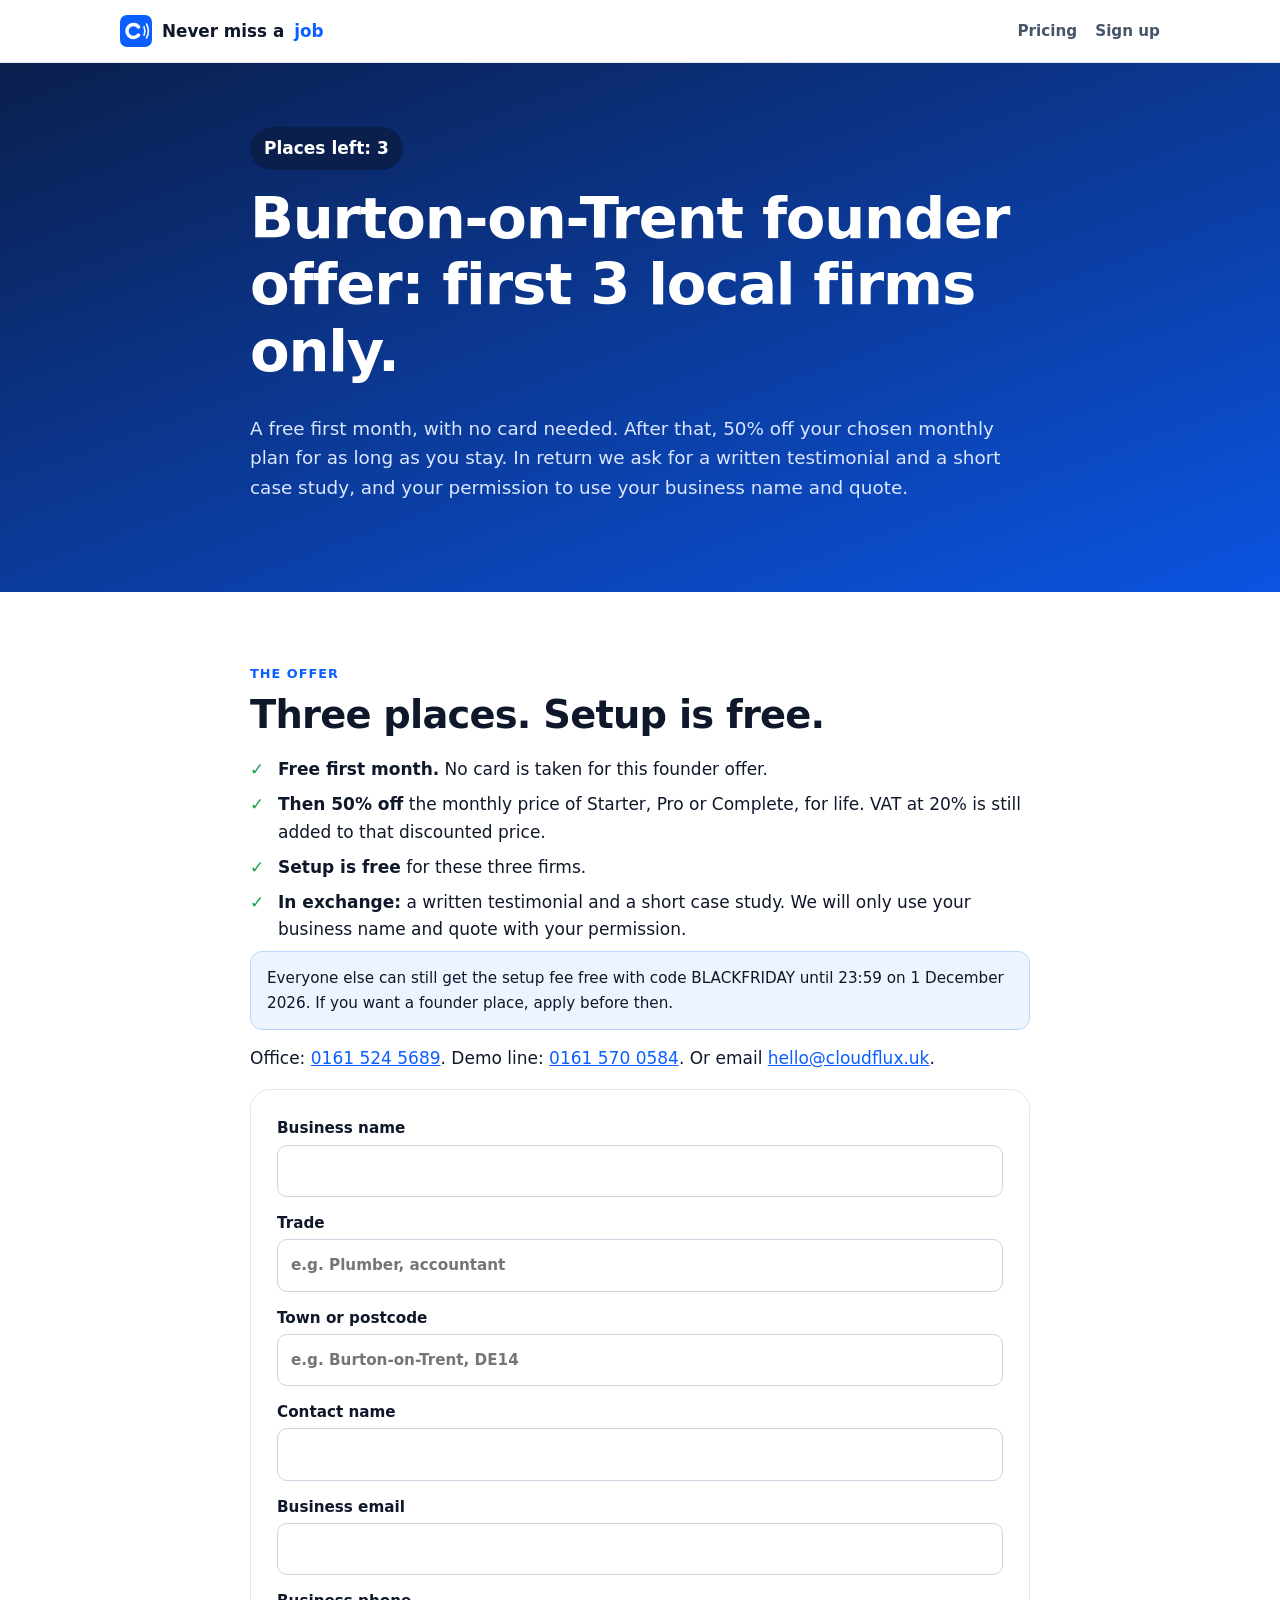
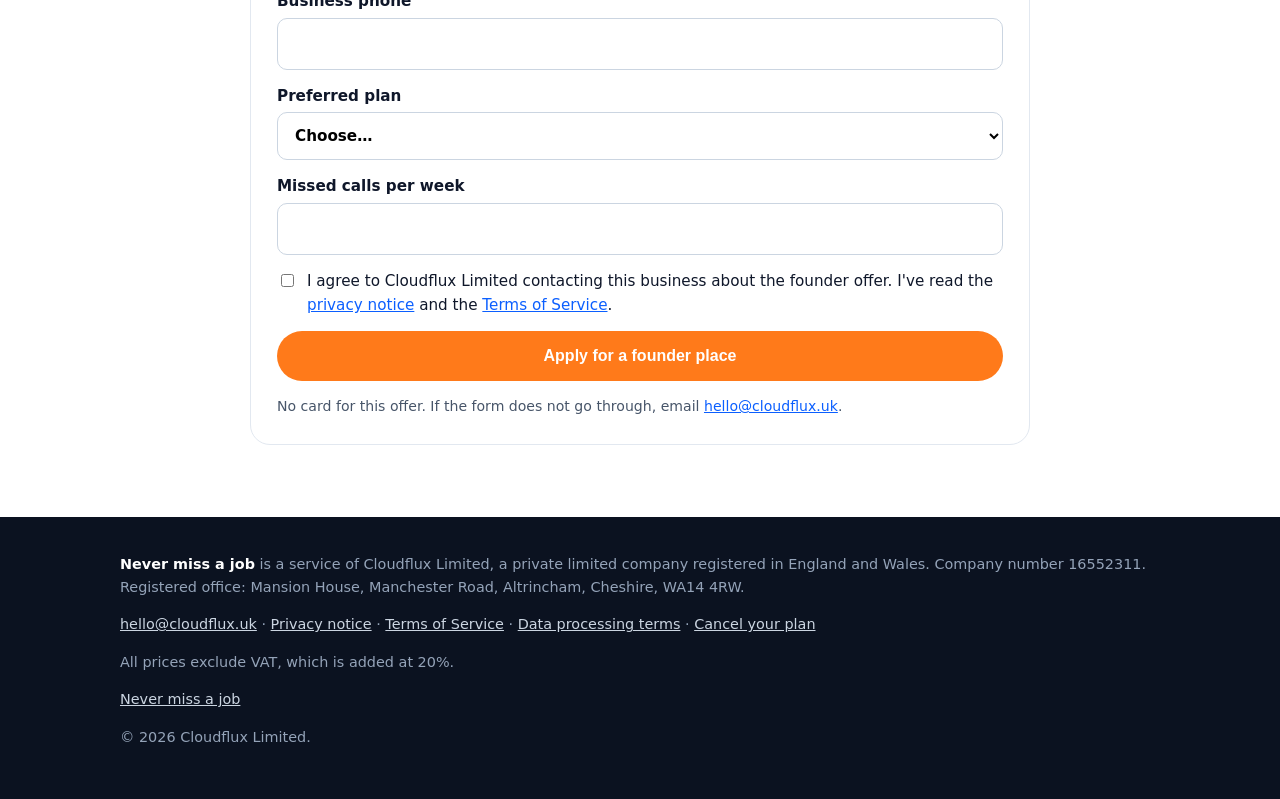
<file: never-miss-a-job/founders/index.html>
<!doctype html>
<html lang="en-GB">
<head>
<meta charset="utf-8">
<meta name="viewport" content="width=device-width,initial-scale=1">
<title>Burton-on-Trent founder offer | Never miss a job</title>
<meta name="description" content="First 3 local firms in Burton-on-Trent: a free first month with no card, then 50% off the monthly plan for life, in exchange for a testimonial and a short case study. Setup is free.">
<link rel="icon" type="image/svg+xml" href="/assets/icon.svg">
<link rel="apple-touch-icon" href="/assets/apple-touch-icon.png">
<link rel="stylesheet" href="/styles.css">
<style>
.hp{position:absolute;left:-10000px;width:1px;height:1px;overflow:hidden}
.note{background:#eef4ff;border:1px solid #bfd3ff;border-radius:12px;padding:14px 16px;font-size:.95rem}
.formbox{background:#fff;border:1px solid var(--line);border-radius:20px;padding:26px}
.status{border-radius:12px;padding:14px 16px;font-weight:600}.status.ok{background:#ecfdf3;border:1px solid #bbf7d0}.status.bad{background:#fef2f2;border:1px solid #fecaca}
</style>
</head>
<body>
<header class="top"><div class="wrap">
  <a class="logo" href="/never-miss-a-job/"><img src="/assets/icon.svg" alt="" width="32" height="32">Never miss a <span>job</span></a>
  <nav><a class="hide-sm" href="/never-miss-a-job/#pricing">Pricing</a><a href="/never-miss-a-job/signup/?promo=BLACKFRIDAY">Sign up</a></nav>
</div></header>

<main>
<section class="hero"><div class="wrap" style="max-width:820px">
  <p class="places">Places left: 3</p>
  <h1>Burton-on-Trent founder offer: first 3 local firms only.</h1>
  <p class="lead">A free first month, with no card needed. After that, 50% off your chosen monthly plan for as long as you stay. In return we ask for a written testimonial and a short case study, and your permission to use your business name and quote.</p>
</div></section>

<section><div class="wrap" style="max-width:820px">
  <p class="kicker">The offer</p>
  <h2>Three places. Setup is free.</h2>
  <ul class="ticks">
    <li><strong>Free first month.</strong> No card is taken for this founder offer.</li>
    <li><strong>Then 50% off</strong> the monthly price of Starter, Pro or Complete, for life. VAT at 20% is still added to that discounted price.</li>
    <li><strong>Setup is free</strong> for these three firms.</li>
    <li><strong>In exchange:</strong> a written testimonial and a short case study. We will only use your business name and quote with your permission.</li>
  </ul>
  <p class="note">Everyone else can still get the setup fee free with code BLACKFRIDAY until 23:59 on 1 December 2026. If you want a founder place, apply before then.</p>
  <p>Office: <a href="tel:+441615245689">0161 524 5689</a>. Demo line: <a href="tel:+441615700584">0161 570 0584</a>. Or email <a href="mailto:hello@cloudflux.uk">hello@cloudflux.uk</a>.</p>

  <div id="status" role="status" aria-live="polite"></div>
  <form id="founder-form" class="formbox" action="https://cloudflux-onboarding.cloudflux-uk.workers.dev/founder" method="post" novalidate aria-label="Burton-on-Trent founder offer application">
    <label>Business name<input name="business_name" autocomplete="organization" maxlength="80" required></label>
    <label>Trade<input name="trade" maxlength="80" required placeholder="e.g. Plumber, accountant"></label>
    <label>Town or postcode<input name="town" maxlength="80" required placeholder="e.g. Burton-on-Trent, DE14"></label>
    <label>Contact name<input name="contact_name" autocomplete="name" maxlength="80" required></label>
    <label>Business email<input name="email" type="email" autocomplete="email" maxlength="120" required></label>
    <label>Business phone<input name="phone" type="tel" autocomplete="tel" maxlength="20" required></label>
    <label>Preferred plan
      <select name="plan" required>
        <option value="">Choose…</option>
        <option value="starter">Starter</option>
        <option value="pro">Pro</option>
        <option value="complete">Complete</option>
      </select>
    </label>
    <label>Missed calls per week<input name="missed_calls_per_week" type="number" inputmode="numeric" min="0" step="1" required></label>
    <div class="hp" aria-hidden="true"><label>Website<input name="website" tabindex="-1" autocomplete="off"></label></div>
    <label class="check"><input type="checkbox" name="consent" required> <span>I agree to Cloudflux Limited contacting this business about the founder offer. I've read the <a href="/privacy.html">privacy notice</a> and the <a href="/terms.html">Terms of Service</a>.</span></label>
    <button class="btn btn-primary" type="submit" id="submit-btn">Apply for a founder place</button>
    <p class="small" style="margin:0">No card for this offer. If the form does not go through, email <a href="mailto:hello@cloudflux.uk">hello@cloudflux.uk</a>.</p>
  </form>
</div></section>
</main>

<footer><div class="wrap">
  <p><strong style="color:#fff">Never miss a job</strong> is a service of Cloudflux Limited, a private limited company registered in England and Wales. Company number 16552311. Registered office: Mansion House, Manchester Road, Altrincham, Cheshire, WA14 4RW.</p>
  <p><a href="mailto:hello@cloudflux.uk">hello@cloudflux.uk</a> · <a href="/privacy.html">Privacy notice</a> · <a href="/terms.html">Terms of Service</a> · <a href="/dpa.html">Data processing terms</a> · <a href="https://cloudflux-onboarding.cloudflux-uk.workers.dev/cancel">Cancel your plan</a></p>
  <p>All prices exclude VAT, which is added at 20%.</p>
  <p><a href="/never-miss-a-job/">Never miss a job</a></p>
  <p>© 2026 Cloudflux Limited.</p>
</div></footer>
<script src="/assets/site.js"></script>
<script>
(function(){
  var f=document.getElementById('founder-form'),st=document.getElementById('status'),btn=document.getElementById('submit-btn');
  function show(kind,msg){st.innerHTML='';var d=document.createElement('p');d.className='status '+kind;d.textContent=msg;st.appendChild(d);st.scrollIntoView({behavior:'smooth',block:'center'});}
  f.addEventListener('submit',function(e){
    e.preventDefault();
    if(!f.checkValidity()){f.reportValidity();return;}
    var data={};new FormData(f).forEach(function(v,k){data[k]=v;});
    data.consent=f.elements.consent.checked;
    if((data.website||'').trim()){f.hidden=true;show('ok','Thanks. We have your application and will reply to the business email you gave. If you hear nothing, email hello@cloudflux.uk.');return;}
    btn.disabled=true;btn.textContent='Sending…';
    Cloudflux.postJson(f.action, data)
      .then(function(result){
        var res=result.parsed&&result.body&&typeof result.body==='object'?result.body:{ok:result.ok};
        if(res.ok){f.hidden=true;show('ok',res.message||'Thanks. We have your application for a Burton-on-Trent founder place and will reply to the business email you gave. If you hear nothing, email hello@cloudflux.uk.');}
        else show('bad',res.error||'We could not send that just now. Email hello@cloudflux.uk and we will take it from there.');
      })
      .catch(function(){show('bad','We could not reach our server. Email hello@cloudflux.uk and we will take it from there.');})
      .finally(function(){btn.disabled=false;btn.textContent='Apply for a founder place';});
  });
})();
</script>
</body>
</html>
</file>
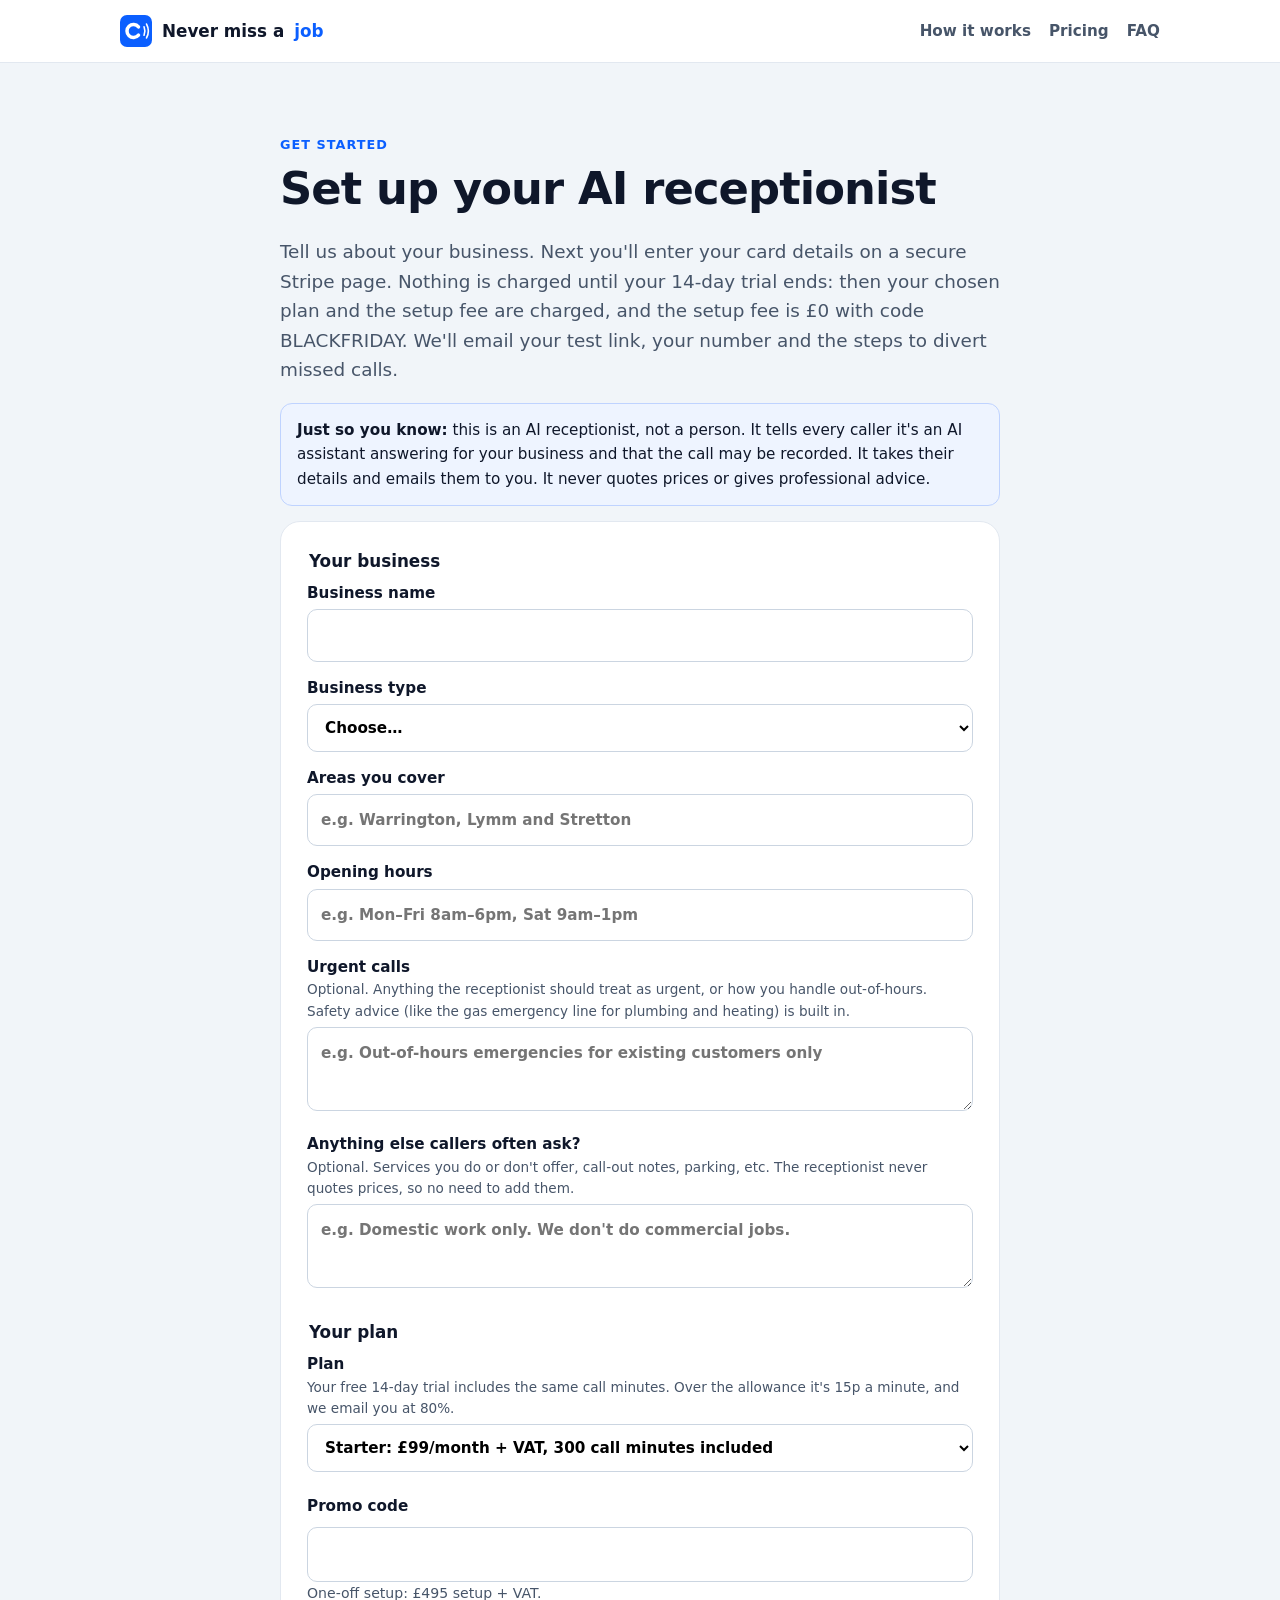
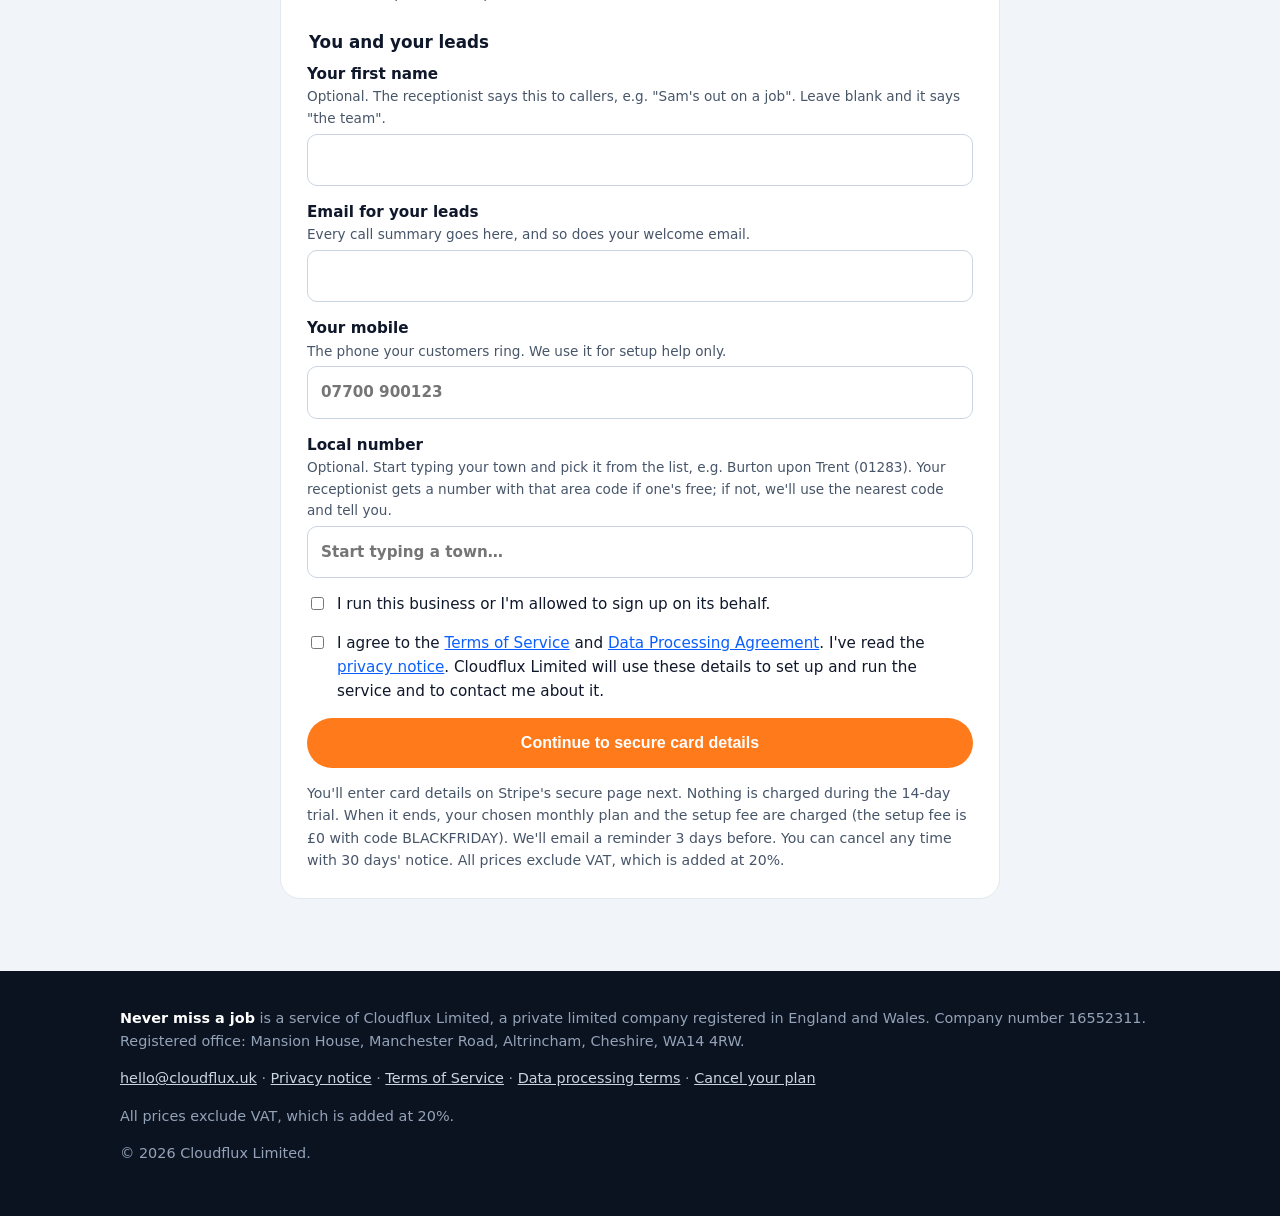
<file: never-miss-a-job/signup/index.html>
<!doctype html>
<html lang="en-GB">
<head>
<meta charset="utf-8">
<meta name="viewport" content="width=device-width,initial-scale=1">
<title>Sign up – Never miss a job AI receptionist | Cloudflux</title>
<meta name="description" content="Set up your own AI receptionist in a few minutes. Tell us about your business and we'll email you everything you need to start diverting missed calls.">
<link rel="icon" type="image/svg+xml" href="/assets/icon.svg">
<link rel="apple-touch-icon" href="/assets/apple-touch-icon.png">
<link rel="stylesheet" href="/styles.css">
<style>
textarea{width:100%;padding:13px;border:1px solid #cbd5e1;border-radius:10px;font:inherit;margin-top:4px;background:#fff;min-height:84px;resize:vertical}
textarea:focus{outline:3px solid #bfd3ff;border-color:var(--brand)}
.hint{display:block;font-weight:400;font-size:.85rem;color:var(--muted)}
.err{display:block;color:#b91c1c;font-weight:600;font-size:.85rem;margin-top:4px}
.hp{position:absolute;left:-10000px;width:1px;height:1px;overflow:hidden}
.note{background:#eef4ff;border:1px solid #bfd3ff;border-radius:12px;padding:14px 16px;font-size:.95rem}
.formbox{background:#fff;border:1px solid var(--line);border-radius:20px;padding:26px}
fieldset{border:0;padding:0;margin:0;display:grid;gap:14px}legend{font-weight:800;font-size:1.05rem;margin-bottom:6px}
.status{border-radius:12px;padding:14px 16px;font-weight:600}.status.ok{background:#ecfdf3;border:1px solid #bbf7d0}.status.bad{background:#fef2f2;border:1px solid #fecaca}
.promo-box{margin-top:6px}
.promo-box--bf{background:#fff7ed;border:2px solid var(--accent);border-radius:14px;padding:14px 16px}
.promo-box label{font-weight:800}
.promo-row{display:flex;gap:10px;align-items:center;flex-wrap:wrap;margin-top:8px}
.promo-row input{flex:1 1 180px;width:auto;min-width:0;margin-top:0}
.promo-row .btn{padding:12px 16px}
.promo-ok{color:#166534;font-weight:700;background:#ecfdf3;border:1px solid #bbf7d0;border-radius:10px;padding:10px 12px;margin:12px 0 0}
</style>
</head>
<body>
<header class="top"><div class="wrap">
  <a class="logo" href="/never-miss-a-job/"><img src="/assets/icon.svg" alt="" width="32" height="32">Never miss a <span>job</span></a>
  <nav><a class="hide-sm" href="/never-miss-a-job/#how">How it works</a><a class="hide-sm" href="/never-miss-a-job/#pricing">Pricing</a><a href="/never-miss-a-job/#faq">FAQ</a></nav>
</div></header>

<main>
<section class="alt"><div class="wrap" style="max-width:760px">
  <p class="kicker">Get started</p>
  <h1 style="font-size:clamp(1.9rem,5vw,2.8rem)">Set up your AI receptionist</h1>
  <p class="lead">Tell us about your business. Next you'll enter your card details on a secure Stripe page. Nothing is charged until your 14-day trial ends: then your chosen plan and the setup fee are charged, and the setup fee is £0 with code BLACKFRIDAY. We'll email your test link, your number and the steps to divert missed calls.</p>
  <p class="note"><strong>Just so you know:</strong> this is an AI receptionist, not a person. It tells every caller it's an AI assistant answering for your business and that the call may be recorded. It takes their details and emails them to you. It never quotes prices or gives professional advice.</p>

  <div id="status" role="status" aria-live="polite"></div>

  <form id="signup-form" class="formbox" action="https://cloudflux-onboarding.cloudflux-uk.workers.dev/signup" method="post" novalidate aria-label="Never miss a job sign-up">
    <fieldset>
      <legend>Your business</legend>
      <label>Business name<input name="business_name" autocomplete="organization" maxlength="80" required></label>
      <label>Business type
        <select name="business_type" id="business_type" required>
          <option value="">Choose…</option>
<optgroup label="Trades"><option value="plumber">Plumber</option><option value="heating_engineer">Heating engineer</option><option value="electrician">Electrician</option><option value="builder">Builder</option><option value="roofer">Roofer</option><option value="locksmith">Locksmith</option><option value="handyman">Handyman</option><option value="other_trade" data-needs-text>Other trade</option></optgroup>
<optgroup label="Offices and services"><option value="accountant">Accountant / bookkeeper</option><option value="estate_agent">Estate / letting agent</option><option value="solicitor">Solicitor</option><option value="small_office" data-needs-text>Small office / other</option></optgroup>
<optgroup label="Other"><option value="other" data-needs-text>Other (tell us)</option></optgroup>
        </select>
      </label>
      <label id="other-wrap" hidden>What does your business do?<input name="other_type_text" maxlength="60" placeholder="e.g. Tree surgeon, Dog groomer"></label>
      <label>Areas you cover<input name="areas" maxlength="300" required placeholder="e.g. Warrington, Lymm and Stretton"></label>
      <label>Opening hours<input name="hours" maxlength="200" required placeholder="e.g. Mon–Fri 8am–6pm, Sat 9am–1pm"></label>
      <label>Urgent calls <span class="hint">Optional. Anything the receptionist should treat as urgent, or how you handle out-of-hours. Safety advice (like the gas emergency line for plumbing and heating) is built in.</span>
        <textarea name="emergency_rules" maxlength="500" placeholder="e.g. Out-of-hours emergencies for existing customers only"></textarea></label>
      <label>Anything else callers often ask? <span class="hint">Optional. Services you do or don't offer, call-out notes, parking, etc. The receptionist never quotes prices, so no need to add them.</span>
        <textarea name="callout_notes" maxlength="500" placeholder="e.g. Domestic work only. We don't do commercial jobs."></textarea></label>
    </fieldset>

    <fieldset style="margin-top:10px">
      <legend>Your plan</legend>
      <label>Plan <span class="hint">Your free 14-day trial includes the same call minutes. Over the allowance it's 15p a minute, and we email you at 80%.</span>
        <select name="plan" id="plan">
          <option value="starter">Starter: £99/month + VAT, 300 call minutes included</option>
          <option value="pro">Pro: £169/month + VAT, 600 call minutes included</option>
          <option value="complete">Complete: £249/month + VAT, 1,000 call minutes included</option>
        </select></label>
      <div id="promo-box" class="promo-box promo-box--bf">
        <label id="promo-label" for="promo_code">Black Friday: enter BLACKFRIDAY for free setup (until 1 Dec)</label>
        <div class="promo-row">
          <input name="promo_code" id="promo_code" maxlength="40" autocomplete="off" placeholder="BLACKFRIDAY">
          <button type="button" class="btn btn-primary" id="apply-bf">Apply BLACKFRIDAY</button>
        </div>
        <p class="small" id="setup-summary" style="margin:0"></p>
      </div>
    </fieldset>

    <fieldset style="margin-top:10px">
      <legend>You and your leads</legend>
      <label>Your first name <span class="hint">Optional. The receptionist says this to callers, e.g. "Sam's out on a job". Leave blank and it says "the team".</span><input name="owner_name" autocomplete="given-name" maxlength="30"></label>
      <label>Email for your leads <span class="hint">Every call summary goes here, and so does your welcome email.</span><input name="lead_email" type="email" autocomplete="email" maxlength="120" required></label>
      <label>Your mobile <span class="hint">The phone your customers ring. We use it for setup help only.</span><input name="mobile" type="tel" autocomplete="tel" maxlength="16" required placeholder="07700 900123"></label>
      <label>Local number <span class="hint">Optional. Start typing your town and pick it from the list, e.g. Burton upon Trent (01283). Your receptionist gets a number with that area code if one's free; if not, we'll use the nearest code and tell you.</span>
        <input name="local_number" list="towns" maxlength="60" autocomplete="off" placeholder="Start typing a town…"></label>
      <datalist id="towns"><option value="Aberdeen (01224)"></option><option value="Aberystwyth (01970)"></option><option value="Altrincham (0161)"></option><option value="Ashby-de-la-Zouch (01530)"></option><option value="Ashford (01233)"></option><option value="Aylesbury (01296)"></option><option value="Bangor (01248)"></option><option value="Barnsley (01226)"></option><option value="Barrow-in-Furness (01229)"></option><option value="Basingstoke (01256)"></option><option value="Bath (01225)"></option><option value="Bedford (01234)"></option><option value="Belfast (028)"></option><option value="Birkenhead (0151)"></option><option value="Birmingham (0121)"></option><option value="Blackburn (01254)"></option><option value="Blackpool (01253)"></option><option value="Bolton (01204)"></option><option value="Boston (01205)"></option><option value="Bournemouth (01202)"></option><option value="Bradford (01274)"></option><option value="Bridgend (01656)"></option><option value="Brighton (01273)"></option><option value="Bristol (0117)"></option><option value="Burnley (01282)"></option><option value="Burton upon Trent (01283)"></option><option value="Buxton (01298)"></option><option value="Cambridge (01223)"></option><option value="Cannock (01543)"></option><option value="Canterbury (01227)"></option><option value="Cardiff (029)"></option><option value="Carlisle (01228)"></option><option value="Chelmsford (01245)"></option><option value="Cheltenham (01242)"></option><option value="Chester (01244)"></option><option value="Chesterfield (01246)"></option><option value="Chichester (01243)"></option><option value="Coalville (01530)"></option><option value="Colchester (01206)"></option><option value="Corby (01536)"></option><option value="Coventry (024)"></option><option value="Crawley (01293)"></option><option value="Crewe (01270)"></option><option value="Darlington (01325)"></option><option value="Dartford (01322)"></option><option value="Derby (01332)"></option><option value="Doncaster (01302)"></option><option value="Dudley (01384)"></option><option value="Dundee (01382)"></option><option value="Durham (0191)"></option><option value="Eastbourne (01323)"></option><option value="Edinburgh (0131)"></option><option value="Exeter (01392)"></option><option value="Glasgow (0141)"></option><option value="Gloucester (01452)"></option><option value="Grantham (01476)"></option><option value="Great Yarmouth (01493)"></option><option value="Guildford (01483)"></option><option value="Halifax (01422)"></option><option value="Harrogate (01423)"></option><option value="Hartlepool (01429)"></option><option value="Hastings (01424)"></option><option value="Hereford (01432)"></option><option value="High Wycombe (01494)"></option><option value="Hinckley (01455)"></option><option value="Huddersfield (01484)"></option><option value="Hull (01482)"></option><option value="Ilkeston (0115)"></option><option value="Inverness (01463)"></option><option value="Ipswich (01473)"></option><option value="Isle of Wight (01983)"></option><option value="Kendal (01539)"></option><option value="Kettering (01536)"></option><option value="Kidderminster (01562)"></option><option value="King's Lynn (01553)"></option><option value="Lancaster (01524)"></option><option value="Leamington Spa (01926)"></option><option value="Leeds (0113)"></option><option value="Leek (01538)"></option><option value="Leicester (0116)"></option><option value="Leigh (01942)"></option><option value="Lichfield (01543)"></option><option value="Lincoln (01522)"></option><option value="Liverpool (0151)"></option><option value="Llandudno (01492)"></option><option value="London (020)"></option><option value="Loughborough (01509)"></option><option value="Luton (01582)"></option><option value="Macclesfield (01625)"></option><option value="Maidstone (01622)"></option><option value="Manchester (0161)"></option><option value="Mansfield (01623)"></option><option value="Market Harborough (01858)"></option><option value="Matlock (01629)"></option><option value="Medway (Chatham, Rochester) (01634)"></option><option value="Melton Mowbray (01664)"></option><option value="Middlesbrough (01642)"></option><option value="Milton Keynes (01908)"></option><option value="Nantwich (01270)"></option><option value="Newark (01636)"></option><option value="Newcastle upon Tyne (0191)"></option><option value="Newcastle-under-Lyme (01782)"></option><option value="Newport (01633)"></option><option value="Northampton (01604)"></option><option value="Northwich (01606)"></option><option value="Norwich (01603)"></option><option value="Nottingham (0115)"></option><option value="Nuneaton (024)"></option><option value="Oldham (0161)"></option><option value="Oxford (01865)"></option><option value="Perth (01738)"></option><option value="Peterborough (01733)"></option><option value="Plymouth (01752)"></option><option value="Poole (01202)"></option><option value="Portsmouth (023)"></option><option value="Preston (01772)"></option><option value="Reading (0118)"></option><option value="Redditch (01527)"></option><option value="Rotherham (01709)"></option><option value="Rugby (01788)"></option><option value="Runcorn (01928)"></option><option value="Salford (0161)"></option><option value="Salisbury (01722)"></option><option value="Scarborough (01723)"></option><option value="Sheffield (0114)"></option><option value="Shrewsbury (01743)"></option><option value="Slough (01753)"></option><option value="Solihull (0121)"></option><option value="Southampton (023)"></option><option value="Southend-on-Sea (01702)"></option><option value="Southport (01704)"></option><option value="St Albans (01727)"></option><option value="St Helens (01744)"></option><option value="Stafford (01785)"></option><option value="Stevenage (01438)"></option><option value="Stirling (01786)"></option><option value="Stockport (0161)"></option><option value="Stockton-on-Tees (01642)"></option><option value="Stoke-on-Trent (01782)"></option><option value="Stratford-upon-Avon (01789)"></option><option value="Sunderland (0191)"></option><option value="Sutton Coldfield (0121)"></option><option value="Swadlincote (01283)"></option><option value="Swansea (01792)"></option><option value="Swindon (01793)"></option><option value="Tamworth (01827)"></option><option value="Taunton (01823)"></option><option value="Telford (01952)"></option><option value="Torquay (01803)"></option><option value="Truro (01872)"></option><option value="Tunbridge Wells (01892)"></option><option value="Uttoxeter (01889)"></option><option value="Wakefield (01924)"></option><option value="Walsall (01922)"></option><option value="Warrington (01925)"></option><option value="Warwick (01926)"></option><option value="Watford (01923)"></option><option value="Wellingborough (01933)"></option><option value="Weston-super-Mare (01934)"></option><option value="Widnes (0151)"></option><option value="Wigan (01942)"></option><option value="Winchester (01962)"></option><option value="Woking (01483)"></option><option value="Wolverhampton (01902)"></option><option value="Worcester (01905)"></option><option value="Wrexham (01978)"></option><option value="Yeovil (01935)"></option><option value="York (01904)"></option></datalist>
    </fieldset>

    <div class="hp" aria-hidden="true"><label>Website<input name="website" tabindex="-1" autocomplete="off"></label></div>

    <label class="check"><input type="checkbox" name="authorised" required> <span>I run this business or I'm allowed to sign up on its behalf.</span></label>
    <label class="check"><input type="checkbox" name="consent" required> <span>I agree to the <a href="/terms.html" target="_blank">Terms of Service</a> and <a href="/dpa.html" target="_blank">Data Processing Agreement</a>. I've read the <a href="/privacy.html" target="_blank">privacy notice</a>. Cloudflux Limited will use these details to set up and run the service and to contact me about it.</span></label>
    <button class="btn btn-primary" type="submit" id="submit-btn">Continue to secure card details</button>
    <p class="small" style="margin:0">You'll enter card details on Stripe's secure page next. Nothing is charged during the 14-day trial. When it ends, your chosen monthly plan and the setup fee are charged (the setup fee is £0 with code BLACKFRIDAY). We'll email a reminder 3 days before. You can cancel any time with 30 days' notice. All prices exclude VAT, which is added at 20%.</p>
  </form>
</div></section>
</main>

<footer><div class="wrap">
  <p><strong style="color:#fff">Never miss a job</strong> is a service of Cloudflux Limited, a private limited company registered in England and Wales. Company number 16552311. Registered office: Mansion House, Manchester Road, Altrincham, Cheshire, WA14 4RW.</p>
  <p><a href="mailto:hello@cloudflux.uk">hello@cloudflux.uk</a> · <a href="/privacy.html">Privacy notice</a> · <a href="/terms.html">Terms of Service</a> · <a href="/dpa.html">Data processing terms</a> · <a href="https://cloudflux-onboarding.cloudflux-uk.workers.dev/cancel">Cancel your plan</a></p>
  <p>All prices exclude VAT, which is added at 20%.</p>
  <p>© 2026 Cloudflux Limited.</p>
</div></footer>
<script>
(function(){
  var f=document.getElementById('signup-form'),st=document.getElementById('status'),btn=document.getElementById('submit-btn');
  var sel=document.getElementById('business_type'),ow=document.getElementById('other-wrap');
  function toggleOther(){var o=sel.options[sel.selectedIndex];var need=o&&o.hasAttribute('data-needs-text');ow.hidden=!need;ow.querySelector('input').required=!!need;}
  sel.addEventListener('change',toggleOther);toggleOther();
  var q=new URLSearchParams(location.search);if(q.get('error')){show('bad',q.get('error'));}
  if(q.get('cancelled')){show('bad','You left the payment page, so your trial hasn\'t started yet. Nothing has been charged. Press the button below to try again.');}
  var pl=document.getElementById('plan');if(/^(starter|pro|complete)$/.test(q.get('plan')||'')){pl.value=q.get('plan');}
  var promo=document.getElementById('promo_code'),summary=document.getElementById('setup-summary');
  var promoBox=document.getElementById('promo-box'),promoLabel=document.getElementById('promo-label'),applyBf=document.getElementById('apply-bf');
  if(q.get('promo')) promo.value=q.get('promo');
  function londonStamp(d){
    var parts={};new Intl.DateTimeFormat('en-GB',{timeZone:'Europe/London',year:'numeric',month:'2-digit',day:'2-digit',hour:'2-digit',minute:'2-digit',hourCycle:'h23'}).formatToParts(d).forEach(function(p){if(p.type!=='literal')parts[p.type]=p.value;});
    return parts.year+parts.month+parts.day+parts.hour+parts.minute;
  }
  var bfOn=londonStamp(new Date())<='202612012359';
  if(!bfOn){promoBox.classList.remove('promo-box--bf');promoLabel.textContent='Promo code';promo.placeholder='';applyBf.hidden=true;}
  applyBf.addEventListener('click',function(){promo.value='BLACKFRIDAY';renderSetup();});
  var setupFees={starter:495,pro:695,complete:995};
  function renderSetup(){
    var fee=setupFees[pl.value]||495, on=promo.value.trim().toUpperCase()==='BLACKFRIDAY';
    summary.textContent='';summary.classList.toggle('promo-ok',on);
    if(on){summary.append('One-off setup: ');var s=document.createElement('s');s.textContent='£'+fee+' setup + VAT';summary.appendChild(s);summary.append(' £0 + VAT with BLACKFRIDAY. The monthly price is unchanged.');}
    else summary.textContent='One-off setup: £'+fee+' setup + VAT.';
  }
  pl.addEventListener('change',renderSetup);promo.addEventListener('input',renderSetup);renderSetup();
  function show(kind,msg){st.innerHTML='';var d=document.createElement('p');d.className='status '+kind;d.textContent=msg;st.appendChild(d);st.scrollIntoView({behavior:'smooth',block:'center'});}
  function clearErrs(){f.querySelectorAll('.err').forEach(function(e){e.remove();});}
  function fieldErr(name,msg){var el=f.elements[name];if(!el)return;var s=document.createElement('span');s.className='err';s.textContent=msg;(el.closest('label')||el.parentNode).appendChild(s);}
  f.addEventListener('submit',function(e){
    e.preventDefault();clearErrs();
    if(!f.checkValidity()){f.reportValidity();return;}
    var data={};new FormData(f).forEach(function(v,k){data[k]=v;});
    data.consent=f.elements.consent.checked;data.authorised=f.elements.authorised.checked;
    btn.disabled=true;btn.textContent='Setting up your receptionist…';
    fetch(f.action,{method:'POST',headers:{'Content-Type':'application/json'},body:JSON.stringify(data)})
      .then(function(r){return r.json().catch(function(){return {ok:false,error:'Something went wrong. Please try again.'};});})
      .then(function(res){
        if(res.ok&&res.checkout_url){btn.textContent='Taking you to secure payment…';location.href=res.checkout_url;return;}
        if(res.ok){f.hidden=true;show('ok',res.message||'Thanks, check your email.');
          if(res.test_link){var p=document.createElement('p');p.innerHTML='Want to hear it now? <a target="_blank" rel="noopener">Talk to your receptionist in your browser</a>.';p.querySelector('a').href=res.test_link;st.appendChild(p);}
        } else {show('bad',res.error||'Please check the form.');if(res.fields){Object.keys(res.fields).forEach(function(k){fieldErr(k,res.fields[k]);});}}
      })
      .catch(function(){show('bad','We couldn\'t reach our server. Please try again, or email hello@cloudflux.uk.');})
      .finally(function(){if(btn.textContent==='Taking you to secure payment…')return;btn.disabled=false;btn.textContent='Continue to secure card details';});
  });
})();
</script>
</body>
</html>
</file>
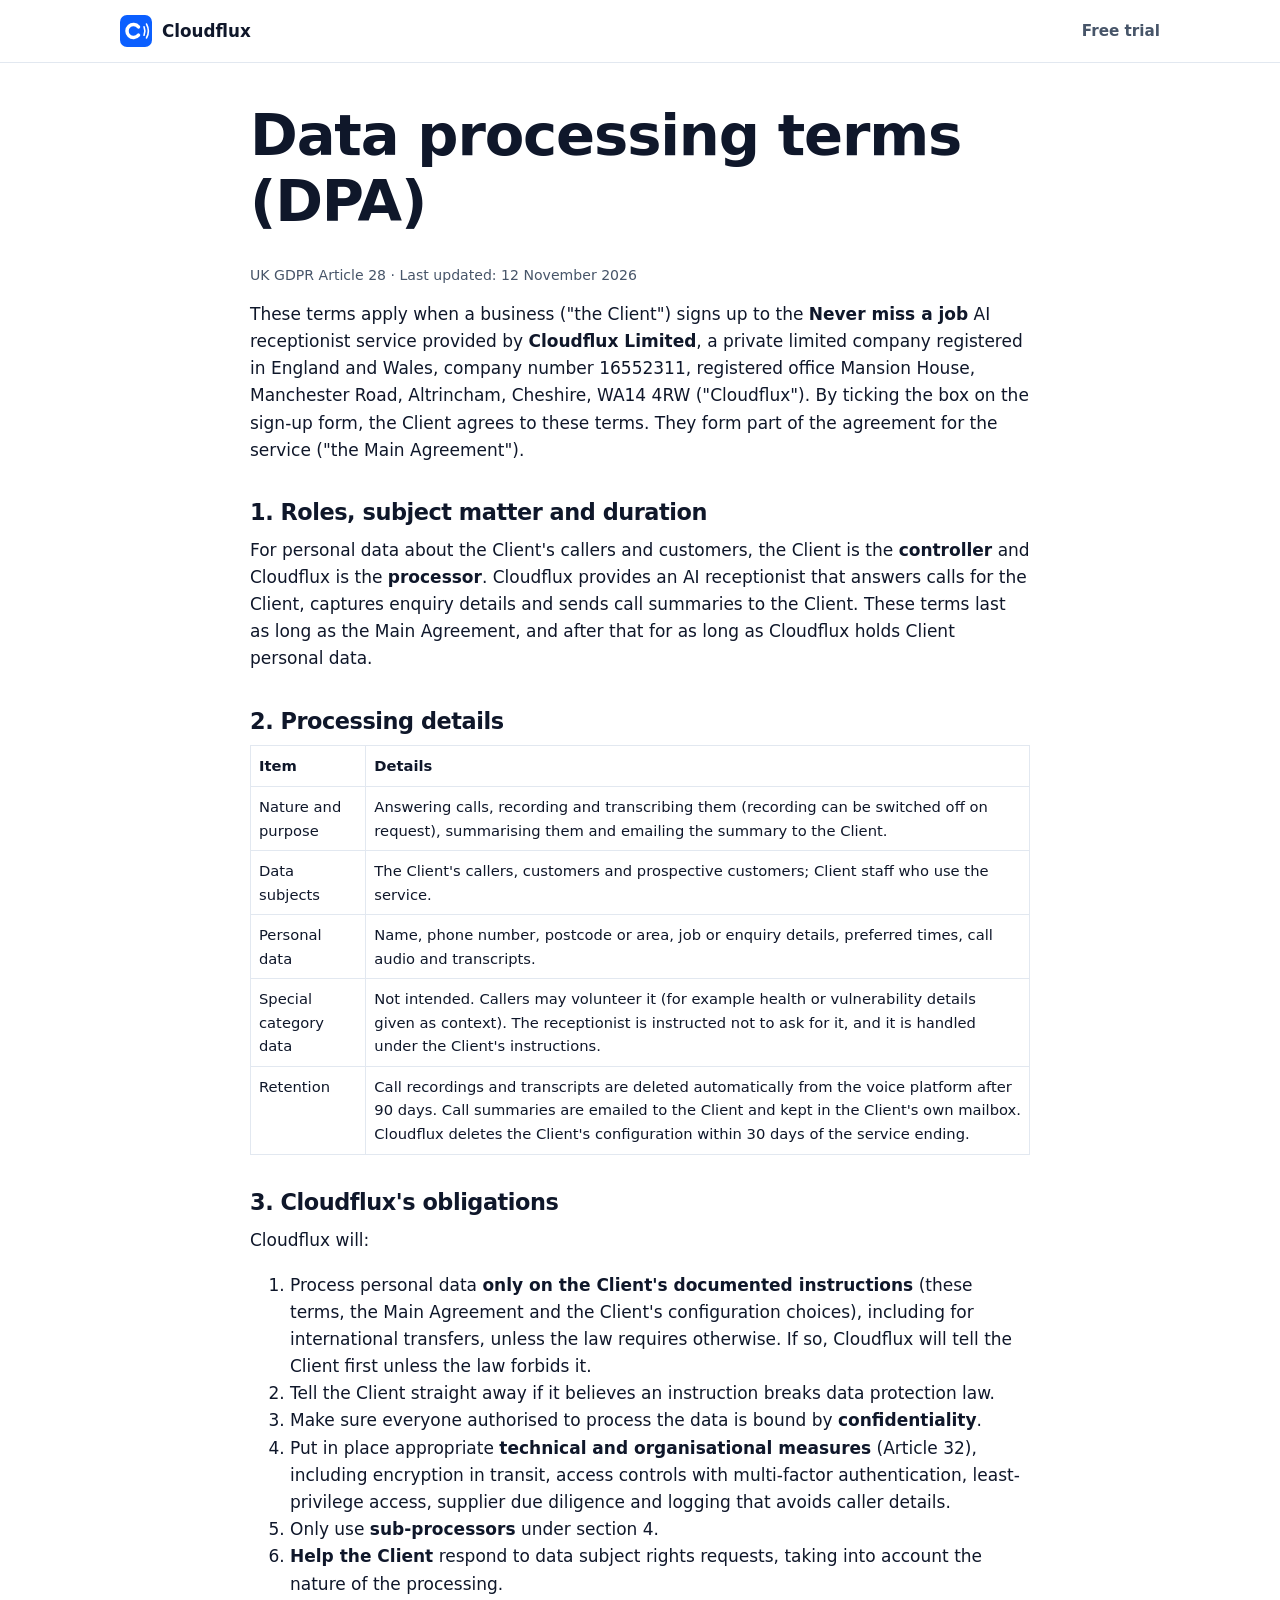
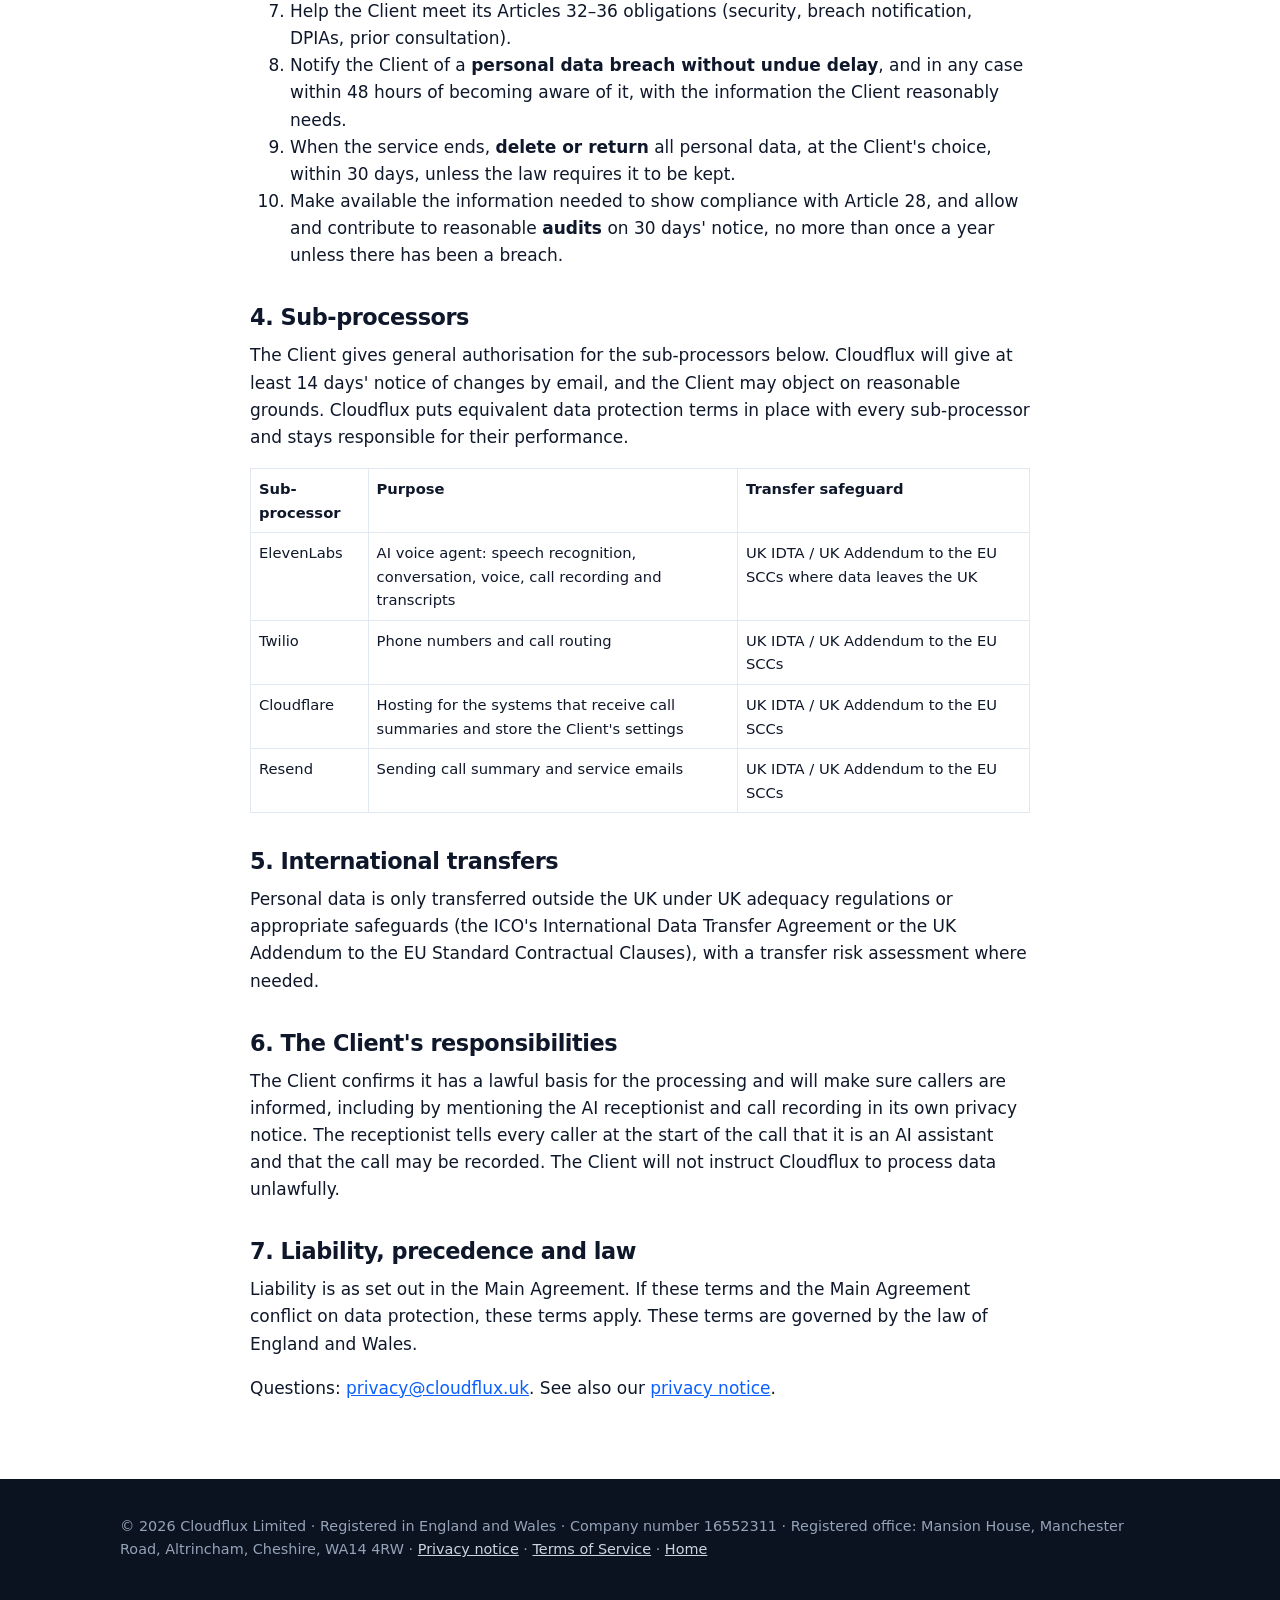
<file: dpa.html>
<!doctype html>
<html lang="en-GB">
<head>
<meta charset="utf-8"><meta name="viewport" content="width=device-width,initial-scale=1">
<title>Data processing terms (DPA) | Cloudflux Limited</title>
<meta name="robots" content="noindex">
<link rel="icon" type="image/svg+xml" href="/assets/icon.svg">
<link rel="apple-touch-icon" href="/assets/apple-touch-icon.png">
<link rel="stylesheet" href="/styles.css">
</head>
<body>
<header class="top"><div class="wrap"><a class="logo" href="/"><img src="/assets/icon.svg" alt="" width="32" height="32">Cloudflux</a><nav><a href="/never-miss-a-job/#trial">Free trial</a></nav></div></header>
<main class="wrap legal" style="max-width:820px;padding-top:40px;padding-bottom:60px">
<h1>Data processing terms (DPA)</h1>
<p class="small">UK GDPR Article 28 · Last updated: 12 November 2026</p>

<p>These terms apply when a business ("the Client") signs up to the <strong>Never miss a job</strong> AI receptionist service provided by <strong>Cloudflux Limited</strong>, a private limited company registered in England and Wales, company number 16552311, registered office Mansion House, Manchester Road, Altrincham, Cheshire, WA14 4RW ("Cloudflux"). By ticking the box on the sign-up form, the Client agrees to these terms. They form part of the agreement for the service ("the Main Agreement").</p>

<h2>1. Roles, subject matter and duration</h2>
<p>For personal data about the Client's callers and customers, the Client is the <strong>controller</strong> and Cloudflux is the <strong>processor</strong>. Cloudflux provides an AI receptionist that answers calls for the Client, captures enquiry details and sends call summaries to the Client. These terms last as long as the Main Agreement, and after that for as long as Cloudflux holds Client personal data.</p>

<h2>2. Processing details</h2>
<table>
<tr><th>Item</th><th>Details</th></tr>
<tr><td>Nature and purpose</td><td>Answering calls, recording and transcribing them (recording can be switched off on request), summarising them and emailing the summary to the Client.</td></tr>
<tr><td>Data subjects</td><td>The Client's callers, customers and prospective customers; Client staff who use the service.</td></tr>
<tr><td>Personal data</td><td>Name, phone number, postcode or area, job or enquiry details, preferred times, call audio and transcripts.</td></tr>
<tr><td>Special category data</td><td>Not intended. Callers may volunteer it (for example health or vulnerability details given as context). The receptionist is instructed not to ask for it, and it is handled under the Client's instructions.</td></tr>
<tr><td>Retention</td><td>Call recordings and transcripts are deleted automatically from the voice platform after 90 days. Call summaries are emailed to the Client and kept in the Client's own mailbox. Cloudflux deletes the Client's configuration within 30 days of the service ending.</td></tr>
</table>

<h2>3. Cloudflux's obligations</h2>
<p>Cloudflux will:</p>
<ol>
<li>Process personal data <strong>only on the Client's documented instructions</strong> (these terms, the Main Agreement and the Client's configuration choices), including for international transfers, unless the law requires otherwise. If so, Cloudflux will tell the Client first unless the law forbids it.</li>
<li>Tell the Client straight away if it believes an instruction breaks data protection law.</li>
<li>Make sure everyone authorised to process the data is bound by <strong>confidentiality</strong>.</li>
<li>Put in place appropriate <strong>technical and organisational measures</strong> (Article 32), including encryption in transit, access controls with multi-factor authentication, least-privilege access, supplier due diligence and logging that avoids caller details.</li>
<li>Only use <strong>sub-processors</strong> under section 4.</li>
<li><strong>Help the Client</strong> respond to data subject rights requests, taking into account the nature of the processing.</li>
<li>Help the Client meet its Articles 32–36 obligations (security, breach notification, DPIAs, prior consultation).</li>
<li>Notify the Client of a <strong>personal data breach without undue delay</strong>, and in any case within 48 hours of becoming aware of it, with the information the Client reasonably needs.</li>
<li>When the service ends, <strong>delete or return</strong> all personal data, at the Client's choice, within 30 days, unless the law requires it to be kept.</li>
<li>Make available the information needed to show compliance with Article 28, and allow and contribute to reasonable <strong>audits</strong> on 30 days' notice, no more than once a year unless there has been a breach.</li>
</ol>

<h2>4. Sub-processors</h2>
<p>The Client gives general authorisation for the sub-processors below. Cloudflux will give at least 14 days' notice of changes by email, and the Client may object on reasonable grounds. Cloudflux puts equivalent data protection terms in place with every sub-processor and stays responsible for their performance.</p>
<table>
<tr><th>Sub-processor</th><th>Purpose</th><th>Transfer safeguard</th></tr>
<tr><td>ElevenLabs</td><td>AI voice agent: speech recognition, conversation, voice, call recording and transcripts</td><td>UK IDTA / UK Addendum to the EU SCCs where data leaves the UK</td></tr>
<tr><td>Twilio</td><td>Phone numbers and call routing</td><td>UK IDTA / UK Addendum to the EU SCCs</td></tr>
<tr><td>Cloudflare</td><td>Hosting for the systems that receive call summaries and store the Client's settings</td><td>UK IDTA / UK Addendum to the EU SCCs</td></tr>
<tr><td>Resend</td><td>Sending call summary and service emails</td><td>UK IDTA / UK Addendum to the EU SCCs</td></tr>
</table>

<h2>5. International transfers</h2>
<p>Personal data is only transferred outside the UK under UK adequacy regulations or appropriate safeguards (the ICO's International Data Transfer Agreement or the UK Addendum to the EU Standard Contractual Clauses), with a transfer risk assessment where needed.</p>

<h2>6. The Client's responsibilities</h2>
<p>The Client confirms it has a lawful basis for the processing and will make sure callers are informed, including by mentioning the AI receptionist and call recording in its own privacy notice. The receptionist tells every caller at the start of the call that it is an AI assistant and that the call may be recorded. The Client will not instruct Cloudflux to process data unlawfully.</p>

<h2>7. Liability, precedence and law</h2>
<p>Liability is as set out in the Main Agreement. If these terms and the Main Agreement conflict on data protection, these terms apply. These terms are governed by the law of England and Wales.</p>

<p>Questions: <a href="mailto:privacy@cloudflux.uk">privacy@cloudflux.uk</a>. See also our <a href="/privacy.html">privacy notice</a>.</p>
</main>
<footer><div class="wrap"><p>© 2026 Cloudflux Limited · Registered in England and Wales · Company number 16552311 · Registered office: Mansion House, Manchester Road, Altrincham, Cheshire, WA14 4RW · <a href="/privacy.html">Privacy notice</a> · <a href="/terms.html">Terms of Service</a> · <a href="/">Home</a></p></div></footer>
</body></html>
</file>
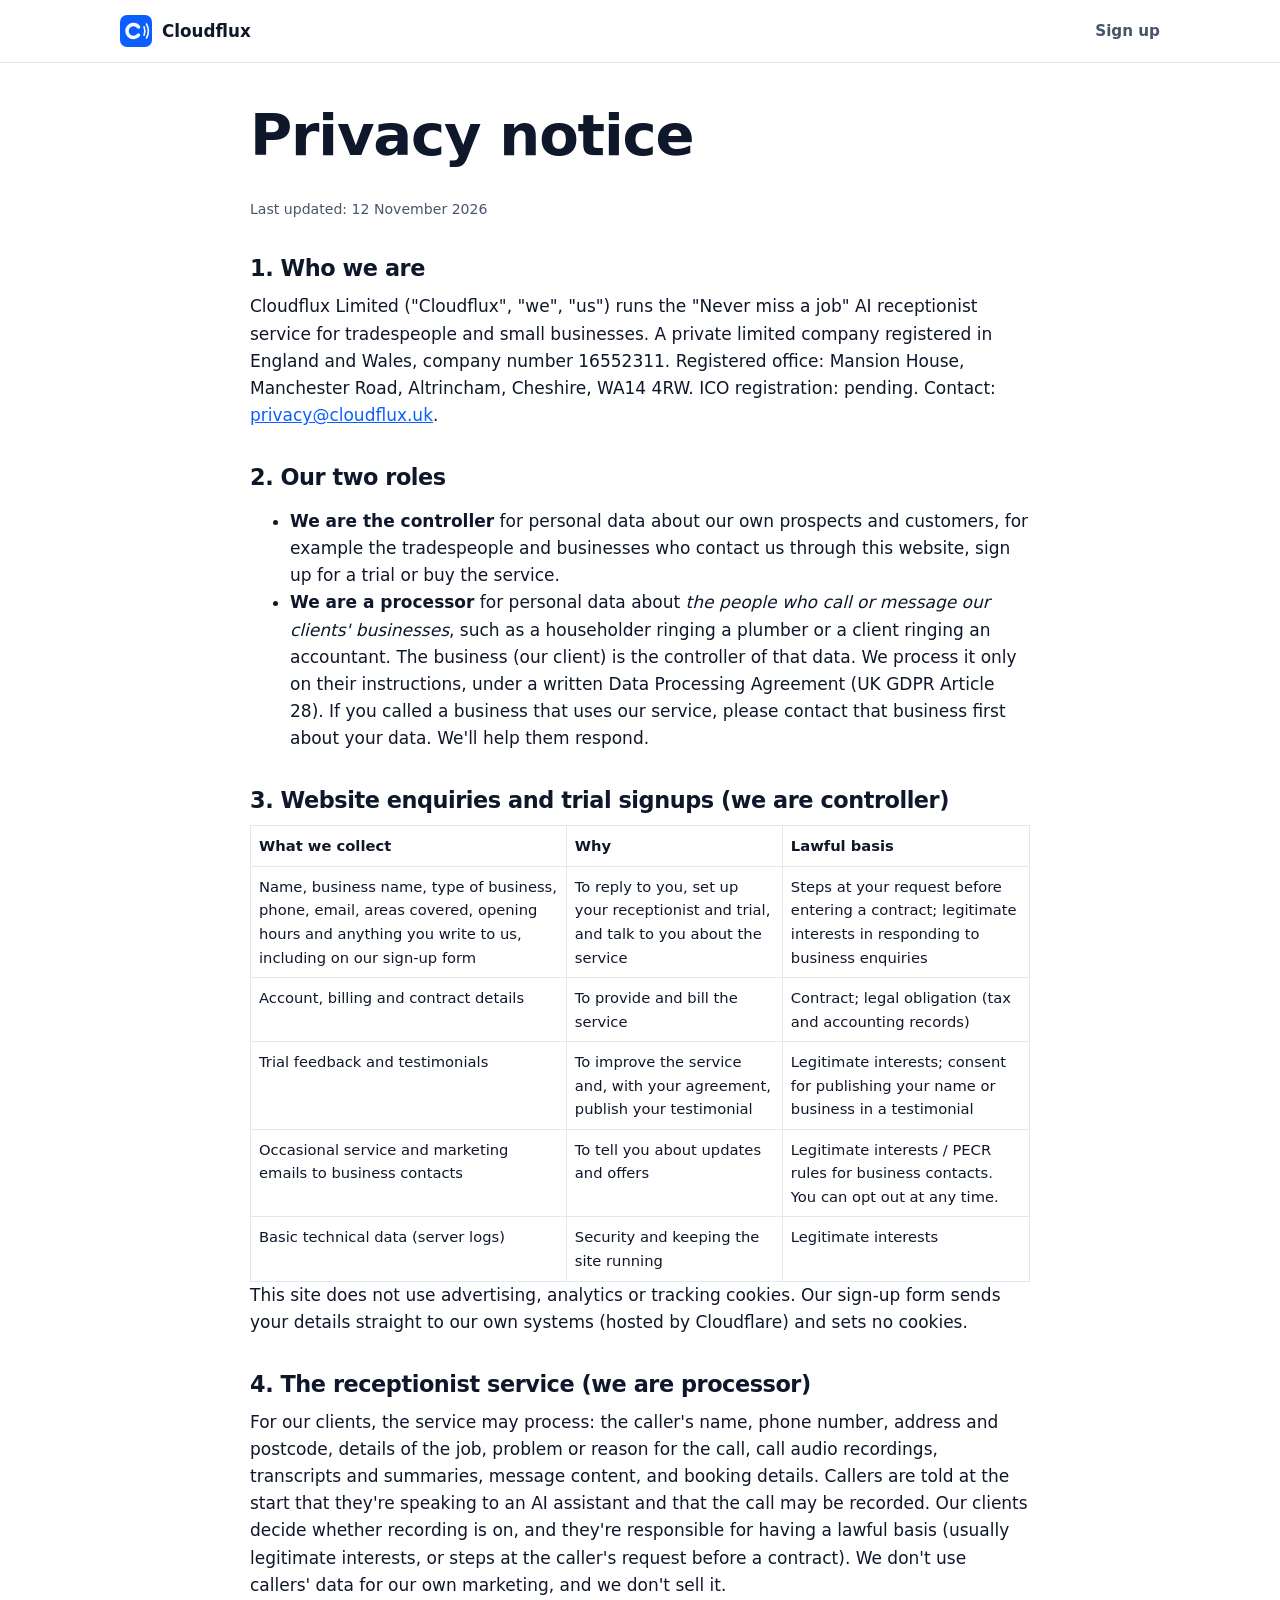
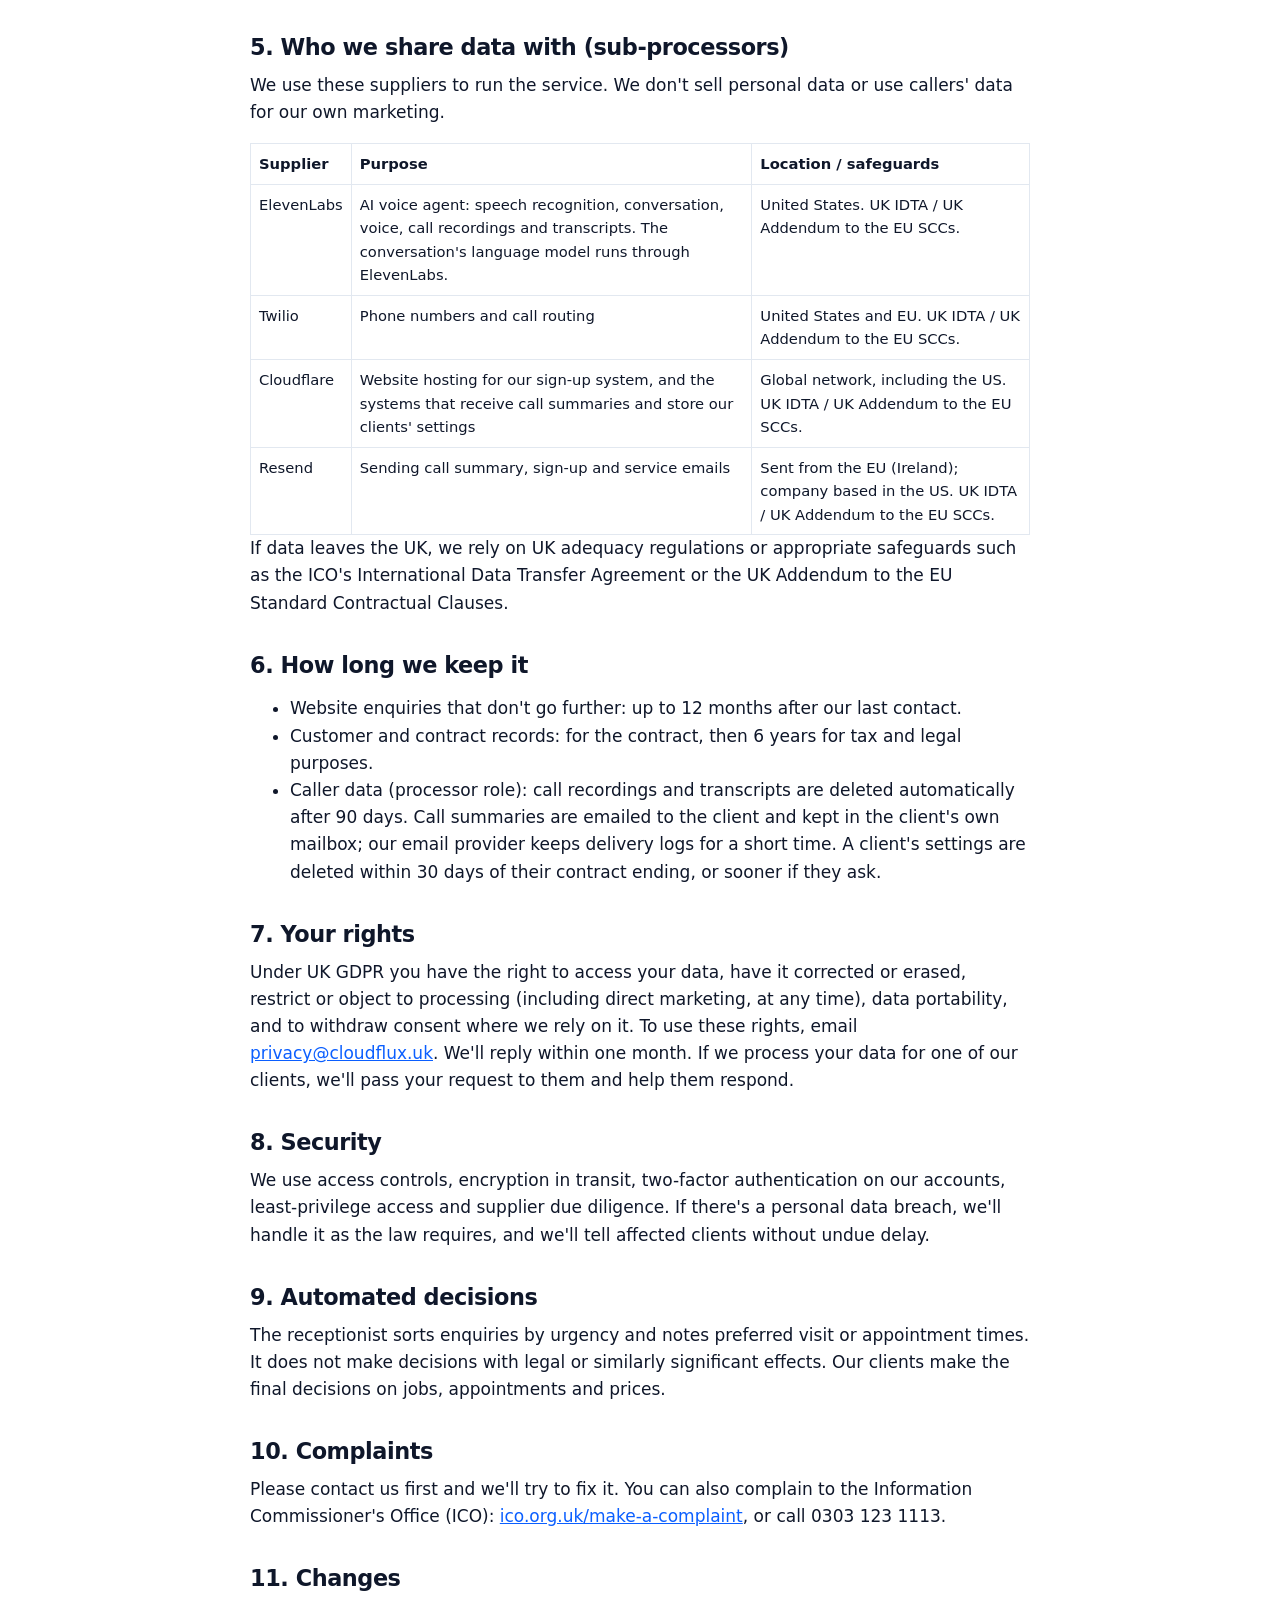
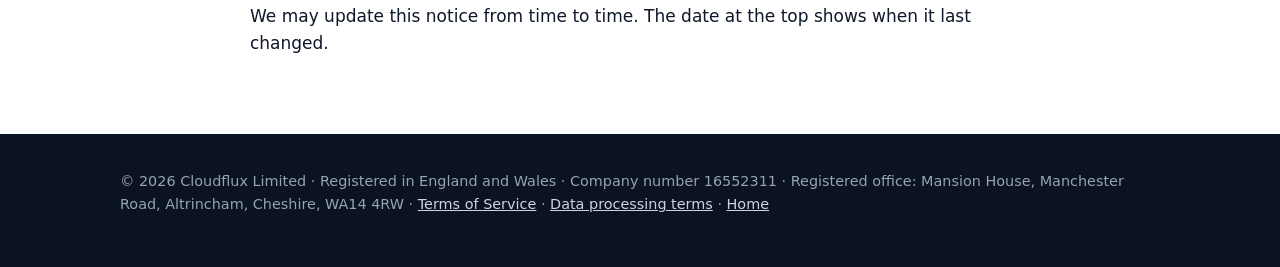
<file: privacy.html>
<!doctype html>
<html lang="en-GB">
<head>
<meta charset="utf-8"><meta name="viewport" content="width=device-width,initial-scale=1">
<title>Privacy notice | Cloudflux Limited – Never miss a job</title>
<meta name="robots" content="noindex">
<link rel="icon" type="image/svg+xml" href="/assets/icon.svg">
<link rel="apple-touch-icon" href="/assets/apple-touch-icon.png">
<link rel="stylesheet" href="/styles.css">
</head>
<body>
<header class="top"><div class="wrap"><a class="logo" href="/"><img src="/assets/icon.svg" alt="" width="32" height="32">Cloudflux</a><nav><a href="/never-miss-a-job/signup/?promo=BLACKFRIDAY">Sign up</a></nav></div></header>
<main class="wrap legal" style="max-width:820px;padding-top:40px;padding-bottom:60px">
<h1>Privacy notice</h1>
<p class="small">Last updated: 12 November 2026</p>

<h2>1. Who we are</h2>
<p>Cloudflux Limited ("Cloudflux", "we", "us") runs the "Never miss a job" AI receptionist service for tradespeople and small businesses. A private limited company registered in England and Wales, company number 16552311. Registered office: Mansion House, Manchester Road, Altrincham, Cheshire, WA14 4RW. ICO registration: pending. Contact: <a href="mailto:privacy@cloudflux.uk">privacy@cloudflux.uk</a>.</p>

<h2>2. Our two roles</h2>
<ul>
<li><strong>We are the controller</strong> for personal data about our own prospects and customers, for example the tradespeople and businesses who contact us through this website, sign up for a trial or buy the service.</li>
<li><strong>We are a processor</strong> for personal data about <em>the people who call or message our clients' businesses</em>, such as a householder ringing a plumber or a client ringing an accountant. The business (our client) is the controller of that data. We process it only on their instructions, under a written Data Processing Agreement (UK GDPR Article 28). If you called a business that uses our service, please contact that business first about your data. We'll help them respond.</li>
</ul>

<h2>3. Website enquiries and trial signups (we are controller)</h2>
<table>
<tr><th>What we collect</th><th>Why</th><th>Lawful basis</th></tr>
<tr><td>Name, business name, type of business, phone, email, areas covered, opening hours and anything you write to us, including on our sign-up form</td><td>To reply to you, set up your receptionist and trial, and talk to you about the service</td><td>Steps at your request before entering a contract; legitimate interests in responding to business enquiries</td></tr>
<tr><td>Account, billing and contract details</td><td>To provide and bill the service</td><td>Contract; legal obligation (tax and accounting records)</td></tr>
<tr><td>Trial feedback and testimonials</td><td>To improve the service and, with your agreement, publish your testimonial</td><td>Legitimate interests; consent for publishing your name or business in a testimonial</td></tr>
<tr><td>Occasional service and marketing emails to business contacts</td><td>To tell you about updates and offers</td><td>Legitimate interests / PECR rules for business contacts. You can opt out at any time.</td></tr>
<tr><td>Basic technical data (server logs)</td><td>Security and keeping the site running</td><td>Legitimate interests</td></tr>
</table>
<p>This site does not use advertising, analytics or tracking cookies. Our sign-up form sends your details straight to our own systems (hosted by Cloudflare) and sets no cookies.</p>

<h2>4. The receptionist service (we are processor)</h2>
<p>For our clients, the service may process: the caller's name, phone number, address and postcode, details of the job, problem or reason for the call, call audio recordings, transcripts and summaries, message content, and booking details. Callers are told at the start that they're speaking to an AI assistant and that the call may be recorded. Our clients decide whether recording is on, and they're responsible for having a lawful basis (usually legitimate interests, or steps at the caller's request before a contract). We don't use callers' data for our own marketing, and we don't sell it.</p>

<h2>5. Who we share data with (sub-processors)</h2>
<p>We use these suppliers to run the service. We don't sell personal data or use callers' data for our own marketing.</p>
<table>
<tr><th>Supplier</th><th>Purpose</th><th>Location / safeguards</th></tr>
<tr><td>ElevenLabs</td><td>AI voice agent: speech recognition, conversation, voice, call recordings and transcripts. The conversation's language model runs through ElevenLabs.</td><td>United States. UK IDTA / UK Addendum to the EU SCCs.</td></tr>
<tr><td>Twilio</td><td>Phone numbers and call routing</td><td>United States and EU. UK IDTA / UK Addendum to the EU SCCs.</td></tr>
<tr><td>Cloudflare</td><td>Website hosting for our sign-up system, and the systems that receive call summaries and store our clients' settings</td><td>Global network, including the US. UK IDTA / UK Addendum to the EU SCCs.</td></tr>
<tr><td>Resend</td><td>Sending call summary, sign-up and service emails</td><td>Sent from the EU (Ireland); company based in the US. UK IDTA / UK Addendum to the EU SCCs.</td></tr>
</table>
<p>If data leaves the UK, we rely on UK adequacy regulations or appropriate safeguards such as the ICO's International Data Transfer Agreement or the UK Addendum to the EU Standard Contractual Clauses.</p>

<h2>6. How long we keep it</h2>
<ul>
<li>Website enquiries that don't go further: up to 12 months after our last contact.</li>
<li>Customer and contract records: for the contract, then 6 years for tax and legal purposes.</li>
<li>Caller data (processor role): call recordings and transcripts are deleted automatically after 90 days. Call summaries are emailed to the client and kept in the client's own mailbox; our email provider keeps delivery logs for a short time. A client's settings are deleted within 30 days of their contract ending, or sooner if they ask.</li>
</ul>

<h2>7. Your rights</h2>
<p>Under UK GDPR you have the right to access your data, have it corrected or erased, restrict or object to processing (including direct marketing, at any time), data portability, and to withdraw consent where we rely on it. To use these rights, email <a href="mailto:privacy@cloudflux.uk">privacy@cloudflux.uk</a>. We'll reply within one month. If we process your data for one of our clients, we'll pass your request to them and help them respond.</p>

<h2>8. Security</h2>
<p>We use access controls, encryption in transit, two-factor authentication on our accounts, least-privilege access and supplier due diligence. If there's a personal data breach, we'll handle it as the law requires, and we'll tell affected clients without undue delay.</p>

<h2>9. Automated decisions</h2>
<p>The receptionist sorts enquiries by urgency and notes preferred visit or appointment times. It does not make decisions with legal or similarly significant effects. Our clients make the final decisions on jobs, appointments and prices.</p>

<h2>10. Complaints</h2>
<p>Please contact us first and we'll try to fix it. You can also complain to the Information Commissioner's Office (ICO): <a href="https://ico.org.uk/make-a-complaint/" rel="noopener">ico.org.uk/make-a-complaint</a>, or call 0303 123 1113.</p>

<h2>11. Changes</h2>
<p>We may update this notice from time to time. The date at the top shows when it last changed.</p>
</main>
<footer><div class="wrap"><p>© 2026 Cloudflux Limited · Registered in England and Wales · Company number 16552311 · Registered office: Mansion House, Manchester Road, Altrincham, Cheshire, WA14 4RW · <a href="/terms.html">Terms of Service</a> · <a href="/dpa.html">Data processing terms</a> · <a href="/">Home</a></p></div></footer>
</body></html>
</file>
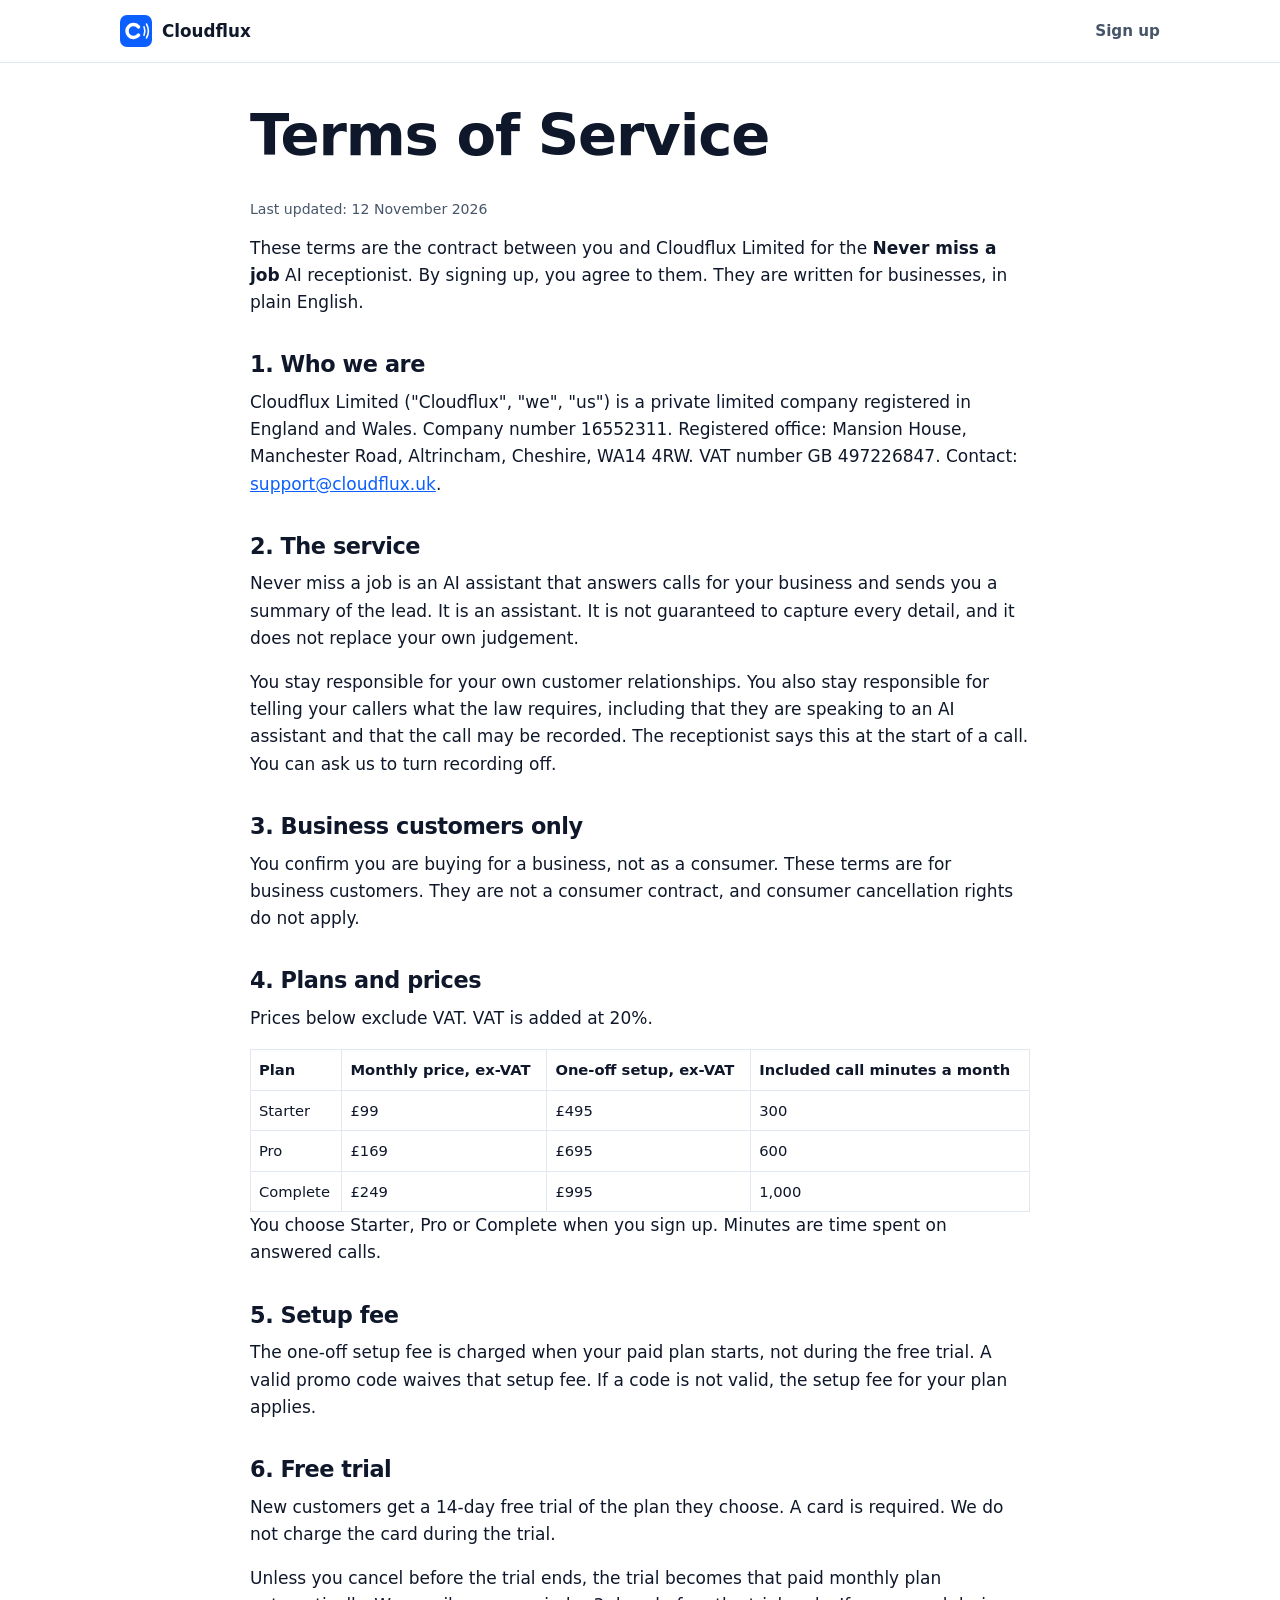
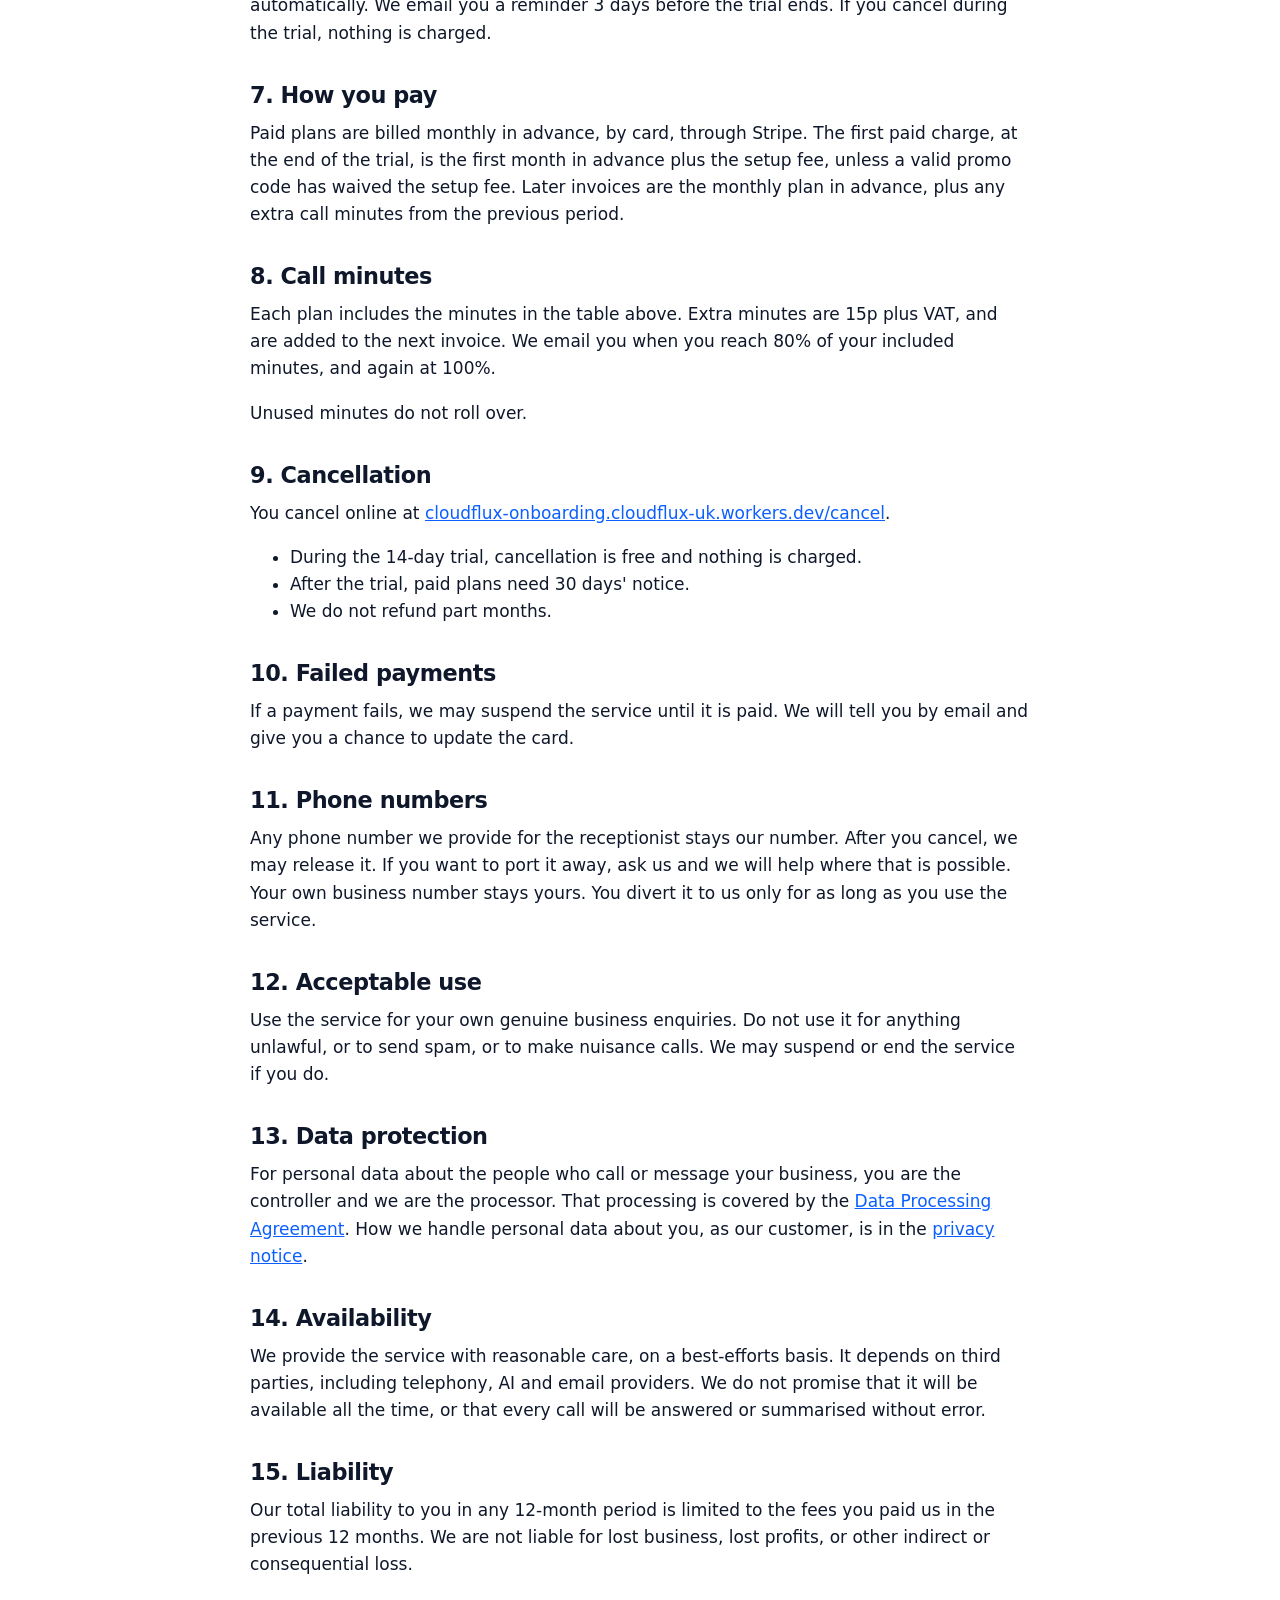
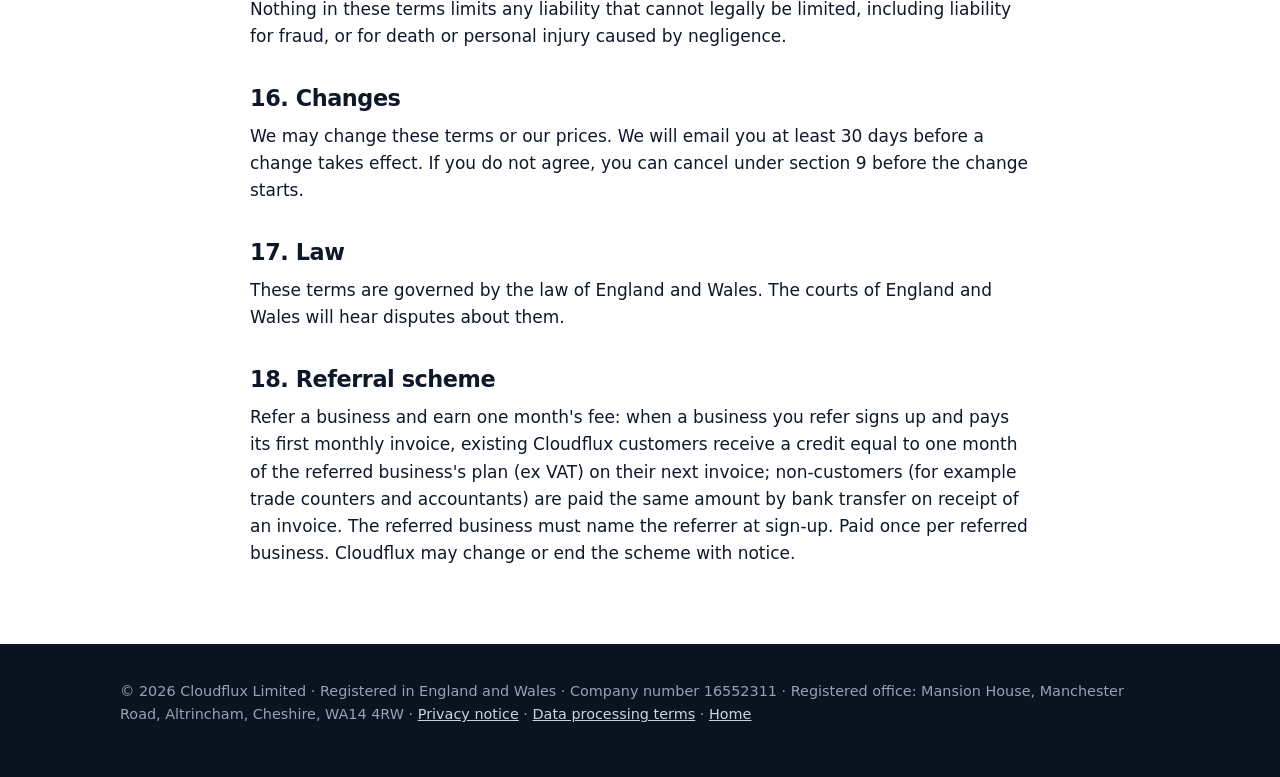
<file: terms.html>
<!doctype html>
<html lang="en-GB">
<head>
<meta charset="utf-8"><meta name="viewport" content="width=device-width,initial-scale=1">
<title>Terms of Service | Cloudflux Limited – Never miss a job</title>
<meta name="robots" content="noindex">
<link rel="icon" type="image/svg+xml" href="/assets/icon.svg">
<link rel="apple-touch-icon" href="/assets/apple-touch-icon.png">
<link rel="stylesheet" href="/styles.css">
</head>
<body>
<header class="top"><div class="wrap"><a class="logo" href="/"><img src="/assets/icon.svg" alt="" width="32" height="32">Cloudflux</a><nav><a href="/never-miss-a-job/signup/?promo=BLACKFRIDAY">Sign up</a></nav></div></header>
<main class="wrap legal" style="max-width:820px;padding-top:40px;padding-bottom:60px">
<h1>Terms of Service</h1>
<p class="small">Last updated: 12 November 2026</p>
<p>These terms are the contract between you and Cloudflux Limited for the <strong>Never miss a job</strong> AI receptionist. By signing up, you agree to them. They are written for businesses, in plain English.</p>

<h2>1. Who we are</h2>
<p>Cloudflux Limited ("Cloudflux", "we", "us") is a private limited company registered in England and Wales. Company number 16552311. Registered office: Mansion House, Manchester Road, Altrincham, Cheshire, WA14 4RW. VAT number GB 497226847. Contact: <a href="mailto:support@cloudflux.uk">support@cloudflux.uk</a>.</p>

<h2>2. The service</h2>
<p>Never miss a job is an AI assistant that answers calls for your business and sends you a summary of the lead. It is an assistant. It is not guaranteed to capture every detail, and it does not replace your own judgement.</p>
<p>You stay responsible for your own customer relationships. You also stay responsible for telling your callers what the law requires, including that they are speaking to an AI assistant and that the call may be recorded. The receptionist says this at the start of a call. You can ask us to turn recording off.</p>

<h2>3. Business customers only</h2>
<p>You confirm you are buying for a business, not as a consumer. These terms are for business customers. They are not a consumer contract, and consumer cancellation rights do not apply.</p>

<h2>4. Plans and prices</h2>
<p>Prices below exclude VAT. VAT is added at 20%.</p>
<table>
<tr><th>Plan</th><th>Monthly price, ex-VAT</th><th>One-off setup, ex-VAT</th><th>Included call minutes a month</th></tr>
<tr><td>Starter</td><td>£99</td><td>£495</td><td>300</td></tr>
<tr><td>Pro</td><td>£169</td><td>£695</td><td>600</td></tr>
<tr><td>Complete</td><td>£249</td><td>£995</td><td>1,000</td></tr>
</table>
<p>You choose Starter, Pro or Complete when you sign up. Minutes are time spent on answered calls.</p>

<h2>5. Setup fee</h2>
<p>The one-off setup fee is charged when your paid plan starts, not during the free trial. A valid promo code waives that setup fee. If a code is not valid, the setup fee for your plan applies.</p>

<h2>6. Free trial</h2>
<p>New customers get a 14-day free trial of the plan they choose. A card is required. We do not charge the card during the trial.</p>
<p>Unless you cancel before the trial ends, the trial becomes that paid monthly plan automatically. We email you a reminder 3 days before the trial ends. If you cancel during the trial, nothing is charged.</p>

<h2>7. How you pay</h2>
<p>Paid plans are billed monthly in advance, by card, through Stripe. The first paid charge, at the end of the trial, is the first month in advance plus the setup fee, unless a valid promo code has waived the setup fee. Later invoices are the monthly plan in advance, plus any extra call minutes from the previous period.</p>

<h2>8. Call minutes</h2>
<p>Each plan includes the minutes in the table above. Extra minutes are 15p plus VAT, and are added to the next invoice. We email you when you reach 80% of your included minutes, and again at 100%.</p>
<p>Unused minutes do not roll over.</p>

<h2>9. Cancellation</h2>
<p>You cancel online at <a href="https://cloudflux-onboarding.cloudflux-uk.workers.dev/cancel">cloudflux-onboarding.cloudflux-uk.workers.dev/cancel</a>.</p>
<ul>
<li>During the 14-day trial, cancellation is free and nothing is charged.</li>
<li>After the trial, paid plans need 30 days' notice.</li>
<li>We do not refund part months.</li>
</ul>

<h2>10. Failed payments</h2>
<p>If a payment fails, we may suspend the service until it is paid. We will tell you by email and give you a chance to update the card.</p>

<h2>11. Phone numbers</h2>
<p>Any phone number we provide for the receptionist stays our number. After you cancel, we may release it. If you want to port it away, ask us and we will help where that is possible. Your own business number stays yours. You divert it to us only for as long as you use the service.</p>

<h2>12. Acceptable use</h2>
<p>Use the service for your own genuine business enquiries. Do not use it for anything unlawful, or to send spam, or to make nuisance calls. We may suspend or end the service if you do.</p>

<h2>13. Data protection</h2>
<p>For personal data about the people who call or message your business, you are the controller and we are the processor. That processing is covered by the <a href="/dpa.html">Data Processing Agreement</a>. How we handle personal data about you, as our customer, is in the <a href="/privacy.html">privacy notice</a>.</p>

<h2>14. Availability</h2>
<p>We provide the service with reasonable care, on a best-efforts basis. It depends on third parties, including telephony, AI and email providers. We do not promise that it will be available all the time, or that every call will be answered or summarised without error.</p>

<h2>15. Liability</h2>
<p>Our total liability to you in any 12-month period is limited to the fees you paid us in the previous 12 months. We are not liable for lost business, lost profits, or other indirect or consequential loss.</p>
<p>Nothing in these terms limits any liability that cannot legally be limited, including liability for fraud, or for death or personal injury caused by negligence.</p>

<h2>16. Changes</h2>
<p>We may change these terms or our prices. We will email you at least 30 days before a change takes effect. If you do not agree, you can cancel under section 9 before the change starts.</p>

<h2>17. Law</h2>
<p>These terms are governed by the law of England and Wales. The courts of England and Wales will hear disputes about them.</p>

<h2 id="referral">18. Referral scheme</h2>
<p>Refer a business and earn one month's fee: when a business you refer signs up and pays its first monthly invoice, existing Cloudflux customers receive a credit equal to one month of the referred business's plan (ex VAT) on their next invoice; non-customers (for example trade counters and accountants) are paid the same amount by bank transfer on receipt of an invoice. The referred business must name the referrer at sign-up. Paid once per referred business. Cloudflux may change or end the scheme with notice.</p>
</main>
<footer><div class="wrap"><p>© 2026 Cloudflux Limited · Registered in England and Wales · Company number 16552311 · Registered office: Mansion House, Manchester Road, Altrincham, Cheshire, WA14 4RW · <a href="/privacy.html">Privacy notice</a> · <a href="/dpa.html">Data processing terms</a> · <a href="/">Home</a></p></div></footer>
</body>
</html>
</file>
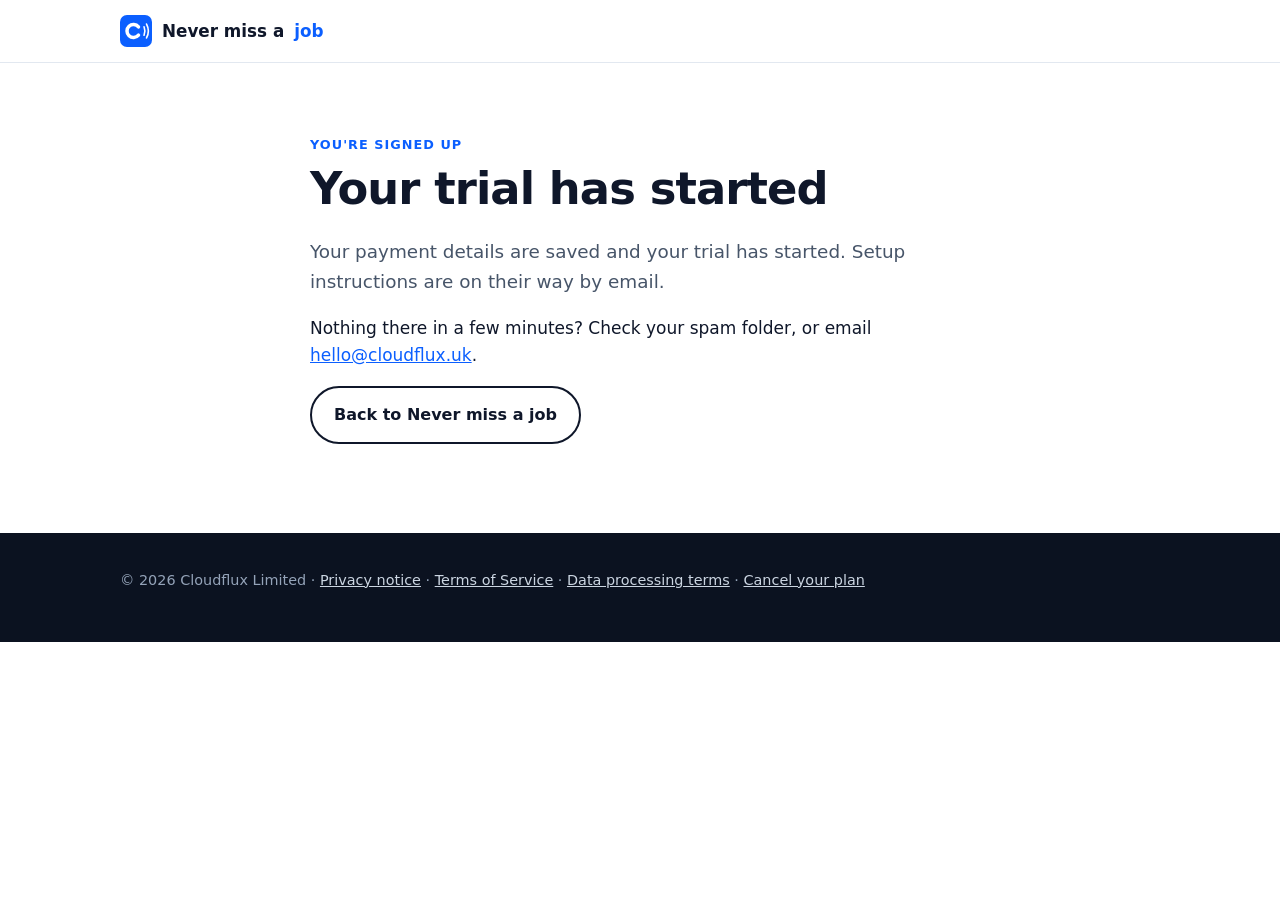
<file: never-miss-a-job/signup/thanks.html>
<!doctype html>
<html lang="en-GB">
<head>
<meta charset="utf-8">
<meta name="viewport" content="width=device-width,initial-scale=1">
<title>Thanks for signing up | Never miss a job</title>
<meta name="robots" content="noindex">
<link rel="icon" type="image/svg+xml" href="/assets/icon.svg">
<link rel="apple-touch-icon" href="/assets/apple-touch-icon.png">
<link rel="stylesheet" href="/styles.css">
</head>
<body>
<header class="top"><div class="wrap"><a class="logo" href="/never-miss-a-job/"><img src="/assets/icon.svg" alt="" width="32" height="32">Never miss a <span>job</span></a></div></header>
<main><section><div class="wrap" style="max-width:700px">
  <p class="kicker">You're signed up</p>
  <h1 style="font-size:clamp(1.9rem,5vw,2.8rem)">Your trial has started</h1>
  <p class="lead">Your payment details are saved and your trial has started. Setup instructions are on their way by email.</p>
  <p>Nothing there in a few minutes? Check your spam folder, or email <a href="mailto:hello@cloudflux.uk">hello@cloudflux.uk</a>.</p>
  <p><a class="btn btn-ghost" href="/never-miss-a-job/">Back to Never miss a job</a></p>
</div></section></main>
<footer><div class="wrap"><p>© 2026 Cloudflux Limited · <a href="/privacy.html">Privacy notice</a> · <a href="/terms.html">Terms of Service</a> · <a href="/dpa.html">Data processing terms</a> · <a href="https://cloudflux-onboarding.cloudflux-uk.workers.dev/cancel">Cancel your plan</a></p></div></footer>
</body>
</html>
</file>
<file: styles.css>
:root{--ink:#0f172a;--muted:#475569;--bg:#ffffff;--soft:#f1f5f9;--brand:#0b5fff;--brand-d:#0846c2;--accent:#ff7a1a;--ok:#16a34a;--line:#e2e8f0;--r:14px}
*{box-sizing:border-box}html{scroll-behavior:smooth}
body{margin:0;font-family:system-ui,-apple-system,"Segoe UI",Roboto,Helvetica,Arial,sans-serif;color:var(--ink);background:var(--bg);line-height:1.6;font-size:17px;-webkit-font-smoothing:antialiased}
img{max-width:100%}a{color:var(--brand)}
.wrap{max-width:1080px;margin:0 auto;padding:0 20px}
h1,h2,h3{line-height:1.15;margin:0 0 .5em;letter-spacing:-.02em}
h1{font-size:clamp(2.1rem,6vw,3.6rem)}h2{font-size:clamp(1.6rem,4vw,2.4rem)}h3{font-size:1.2rem}
p{margin:0 0 1em}.lead{font-size:1.15rem;color:var(--muted)}
.btn{display:inline-block;padding:14px 22px;border-radius:999px;font-weight:700;text-decoration:none;border:2px solid transparent;transition:.15s;cursor:pointer;font-size:1rem}
.btn-primary{background:var(--accent);color:#fff}.btn-primary:hover{background:#e8650a}
.btn-ghost{border-color:currentColor;color:var(--ink)}.btn-ghost:hover{background:var(--soft)}
header.top{position:sticky;top:0;z-index:10;background:rgba(255,255,255,.92);backdrop-filter:blur(8px);border-bottom:1px solid var(--line)}
header.top .wrap{display:flex;align-items:center;justify-content:space-between;height:62px}
.logo{display:inline-flex;align-items:center;gap:10px;font-family:Inter,system-ui,-apple-system,"Segoe UI",Roboto,Helvetica,Arial,sans-serif;font-weight:800;text-decoration:none;color:#0f172a;font-size:1.05rem;line-height:1}
.logo img{width:32px;height:32px;display:block;flex:none}
.logo span{color:var(--brand)}
nav a{margin-left:18px;text-decoration:none;color:var(--muted);font-weight:600;font-size:.95rem}
nav a.nav-cta{display:inline-block;margin-left:14px;padding:7px 14px;border-radius:999px;background:var(--accent);color:#fff;font-size:.9rem;line-height:1.2;vertical-align:middle}
nav a.nav-cta:hover{background:#e8650a;color:#fff}
nav .hide-sm{display:none}@media(min-width:760px){nav .hide-sm{display:inline}}
/* Black Friday banner: delete .bf-banner with the banner element after 1 Dec 2026 */
.bf-banner{display:block;background:#0b1f4d;color:#fff;text-align:center;text-decoration:none;font-weight:700;font-size:.92rem;line-height:1.35;padding:8px 16px}
.bf-banner:hover{background:#12306e}
.hero{background:linear-gradient(160deg,#0b1f4d 0%,#0b5fff 120%);color:#fff;padding:64px 0 72px}
.hero .lead{color:#dbe6ff}.hero .btn-ghost{color:#fff}.hero .btn-ghost:hover{background:rgba(255,255,255,.1)}
.badge{display:inline-block;background:rgba(255,255,255,.14);border:1px solid rgba(255,255,255,.3);padding:6px 12px;border-radius:999px;font-size:.85rem;font-weight:600;margin-bottom:18px}
.cta-row{display:flex;flex-wrap:wrap;gap:12px;margin:24px 0 12px}
.small{font-size:.88rem;color:var(--muted)}.hero .small{color:#b9cbff}
.hero-grid{display:grid;gap:36px;align-items:center}@media(min-width:900px){.hero-grid{grid-template-columns:1.15fr .85fr}}
.phone{background:#fff;color:var(--ink);border-radius:22px;padding:18px;box-shadow:0 20px 50px rgba(0,0,0,.3);max-width:380px;margin:0 auto;width:100%}
.phone .hd{font-size:.8rem;color:var(--muted);text-align:center;margin-bottom:10px}
.msg{padding:10px 13px;border-radius:14px;margin:8px 0;font-size:.92rem;max-width:88%}
.msg.ai{background:var(--soft)}.msg.me{background:var(--brand);color:#fff;margin-left:auto}
.msg.sum{background:#ecfdf3;border:1px solid #bbf7d0;max-width:100%;font-size:.85rem}
section{padding:72px 0}section.alt{background:var(--soft)}
.kicker{color:var(--brand);font-weight:800;text-transform:uppercase;font-size:.8rem;letter-spacing:.08em;margin-bottom:8px}
.grid{display:grid;gap:18px}@media(min-width:760px){.g3{grid-template-columns:repeat(3,1fr)}.g2{grid-template-columns:repeat(2,1fr)}}
.card{background:#fff;border:1px solid var(--line);border-radius:var(--r);padding:22px}
.card .ic{font-size:1.6rem;margin-bottom:8px}
.step{position:relative;padding-top:52px}.step .n{position:absolute;top:18px;left:22px;width:30px;height:30px;border-radius:50%;background:var(--brand);color:#fff;font-weight:800;display:grid;place-items:center}
ul.ticks{list-style:none;padding:0;margin:0}ul.ticks li{padding-left:28px;position:relative;margin:8px 0}
ul.ticks li:before{content:"✓";position:absolute;left:0;color:var(--ok);font-weight:900}
.alert{border-left:5px solid #dc2626;background:#fef2f2;padding:16px 18px;border-radius:10px}
.price{display:flex;flex-direction:column}.price.feat{border:2px solid var(--brand);box-shadow:0 12px 30px rgba(11,95,255,.15)}
.price .tag{align-self:flex-start;background:var(--brand);color:#fff;font-size:.75rem;font-weight:800;padding:4px 10px;border-radius:999px;margin-bottom:10px}
.amt{font-size:2.2rem;font-weight:800;letter-spacing:-.03em}.amt small{font-size:1rem;color:var(--muted);font-weight:600}
.setup{color:var(--muted);margin-bottom:14px}.price ul{flex:1}.price .btn{text-align:center;margin-top:16px}
.trial{background:#fff7ed;border:2px dashed var(--accent);border-radius:20px;padding:30px}
.founder-banner{display:block;background:#fff7ed;color:var(--ink);text-align:center;text-decoration:none;font-weight:700;font-size:.95rem;line-height:1.4;padding:10px 16px;border-bottom:1px solid #fed7aa}
.founder-banner:hover{background:#ffedd5}
.calc{display:grid;gap:22px}
.calc-inputs{display:grid;gap:14px}
@media(min-width:760px){.calc-inputs{grid-template-columns:repeat(3,1fr)}}
.calc label{font-weight:700;font-size:.95rem}
.calc-out{background:#0b1f4d;color:#fff;border-radius:16px;padding:22px}
.calc-out p{margin:0 0 .6em}
.calc-figure{font-size:clamp(2.4rem,8vw,3.4rem);font-weight:800;letter-spacing:-.03em;line-height:1.05;margin:.1em 0 .25em}
.calc-out .muted{color:#dbe6ff;font-size:.95rem}
.places{display:inline-block;background:#0b1f4d;color:#fff;font-weight:800;border-radius:999px;padding:8px 14px;margin:0 0 16px}
details{background:#fff;border:1px solid var(--line);border-radius:12px;padding:16px 18px;margin:10px 0}
summary{font-weight:700;cursor:pointer}details p{margin:.7em 0 0;color:var(--muted)}
form{display:grid;gap:14px}label{font-weight:600;font-size:.95rem}
[hidden]{display:none !important}
input,select{width:100%;padding:13px;border:1px solid #cbd5e1;border-radius:10px;font:inherit;margin-top:4px;background:#fff}
input:focus,select:focus{outline:3px solid #bfd3ff;border-color:var(--brand)}
.check{display:flex;gap:10px;align-items:flex-start;font-weight:400}.check input{width:auto;margin-top:5px}
footer{background:#0b1220;color:#94a3b8;padding:36px 0;font-size:.9rem}footer a{color:#cbd5e1}
.todo{background:#fde68a;color:#78350f;padding:1px 6px;border-radius:4px;font-weight:700}
.legal h2{font-size:1.4rem;margin-top:1.6em}.legal table{border-collapse:collapse;width:100%;font-size:.92rem}
.legal th,.legal td{border:1px solid var(--line);padding:8px;text-align:left;vertical-align:top}
.banner{background:#fde68a;color:#78350f;padding:12px 16px;border-radius:10px;font-weight:600}
/* Shared form bits used by the founder forms */
.hp{position:absolute;left:-10000px;width:1px;height:1px;overflow:hidden}
.note{background:#eef4ff;border:1px solid #bfd3ff;border-radius:12px;padding:14px 16px;font-size:.95rem}
.formbox{background:#fff;border:1px solid var(--line);border-radius:20px;padding:26px}
.status{border-radius:12px;padding:14px 16px;font-weight:600}.status.ok{background:#ecfdf3;border:1px solid #bbf7d0}.status.bad{background:#fef2f2;border:1px solid #fecaca}
.status .places-left{display:block;margin-top:4px}
.hint{display:block;font-weight:400;font-size:.85rem;color:var(--muted)}
.err{display:block;color:#b91c1c;font-weight:600;font-size:.85rem;margin-top:4px}
.text-btn{background:none;border:0;padding:0;color:var(--brand);font:inherit;font-weight:700;cursor:pointer;text-decoration:underline}
.btn:disabled{opacity:.7;cursor:progress}
input[type="range"]{padding:0;border:0;background:transparent;accent-color:var(--brand);height:32px;box-shadow:none}
input[type="range"]:focus{outline:3px solid #bfd3ff;border-color:transparent}
/* Missed-jobs self-check */
.check-page section, .check-page .check-result{scroll-margin-top:74px}
.hero-tight{padding:36px 0 28px}
.hero-tight h1{font-size:clamp(1.8rem,5vw,2.7rem)}
.section-tight{padding:28px 0 48px}
.check-layout{display:grid;gap:22px;align-items:start}
@media(min-width:900px){
  .check-layout{grid-template-columns:minmax(0,1.15fr) minmax(0,.85fr)}
  .check-result{position:sticky;top:78px}
}
.check-page .q{display:grid;grid-template-columns:32px minmax(0,1fr);gap:10px;align-items:start}
.check-page .q label{display:block}
.qn{width:28px;height:28px;border-radius:50%;background:var(--brand);color:#fff;font-weight:800;display:grid;place-items:center;font-size:.85rem;margin-top:2px}
fieldset.seg-set{border:0;padding:0;margin:0 0 8px}
fieldset.seg-set legend{font-weight:700;font-size:.95rem;padding:0}
.seg{display:flex;gap:8px}
.seg label{position:relative;flex:1;margin:0;font-size:.92rem}
.seg input{position:absolute;width:1px;height:1px;padding:0;margin:0;overflow:hidden;clip:rect(0 0 0 0)}
.seg span{display:block;text-align:center;padding:10px 8px;border:1px solid #cbd5e1;border-radius:10px;background:#fff}
.seg input:checked+span{background:var(--brand);color:#fff;border-color:var(--brand)}
.seg input:focus-visible+span,.seg input:focus+span{outline:3px solid #bfd3ff}
.split3{display:grid;gap:10px}
@media(min-width:640px){.split3{grid-template-columns:repeat(3,minmax(0,1fr))}}
.pct-out{color:var(--brand);font-weight:800;white-space:nowrap}
.q-line{display:flex;justify-content:space-between;gap:10px;align-items:flex-start}
.stat .lbl{display:block;color:#dbe6ff;font-size:.88rem;font-weight:700}
.stat .num{display:block;font-size:clamp(1.7rem,5vw,2.3rem);font-weight:800;letter-spacing:-.03em;line-height:1.1;font-variant-numeric:tabular-nums}
.calc-out .stat{margin:0 0 12px}
.calc-out .guarantee{margin:8px 0 0;font-weight:700}
.formula-card{margin-top:14px}
.formula-card h3{font-size:1.05rem}
.assumptions{margin:0;padding-left:1.15em;color:var(--muted);font-size:.92rem}
.assumptions li{margin:.45em 0}
.result-dock{display:none}
@media(max-width:899px){
  body.check-page{padding-bottom:76px}
  body.check-page.dock-off{padding-bottom:0}
  .result-dock{display:grid;grid-template-columns:repeat(3,minmax(0,1fr));position:fixed;left:0;right:0;bottom:0;z-index:30;background:#0b1f4d;color:#fff;text-align:center;padding:8px 6px calc(8px + env(safe-area-inset-bottom));box-shadow:0 -8px 24px rgba(11,31,77,.25)}
  body.check-page.dock-off .result-dock,
  body.check-page.result-visible .result-dock{display:none}
  .result-dock span{display:block;font-weight:800;font-size:.92rem;letter-spacing:-.02em;line-height:1.15;font-variant-numeric:tabular-nums}
  .result-dock small{display:block;color:#dbe6ff;font-size:.68rem;font-weight:600}
}
</file>
